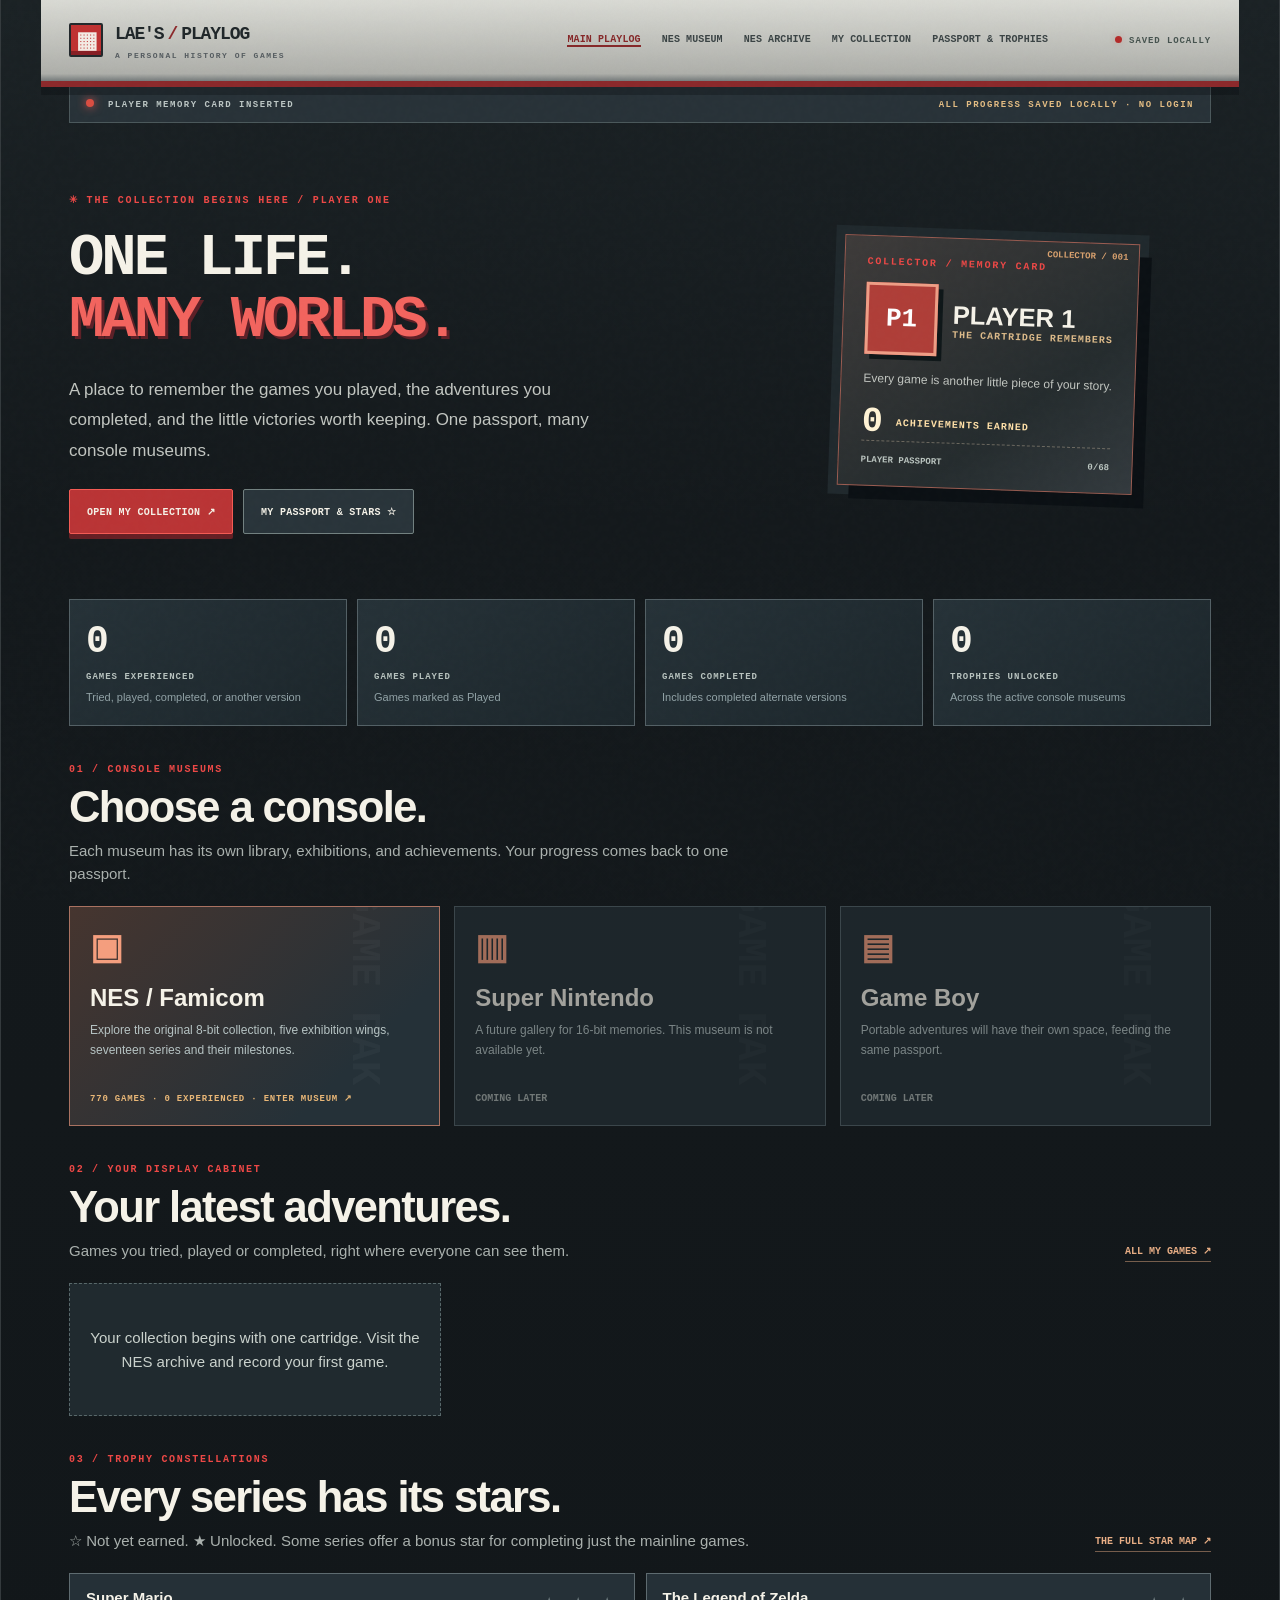
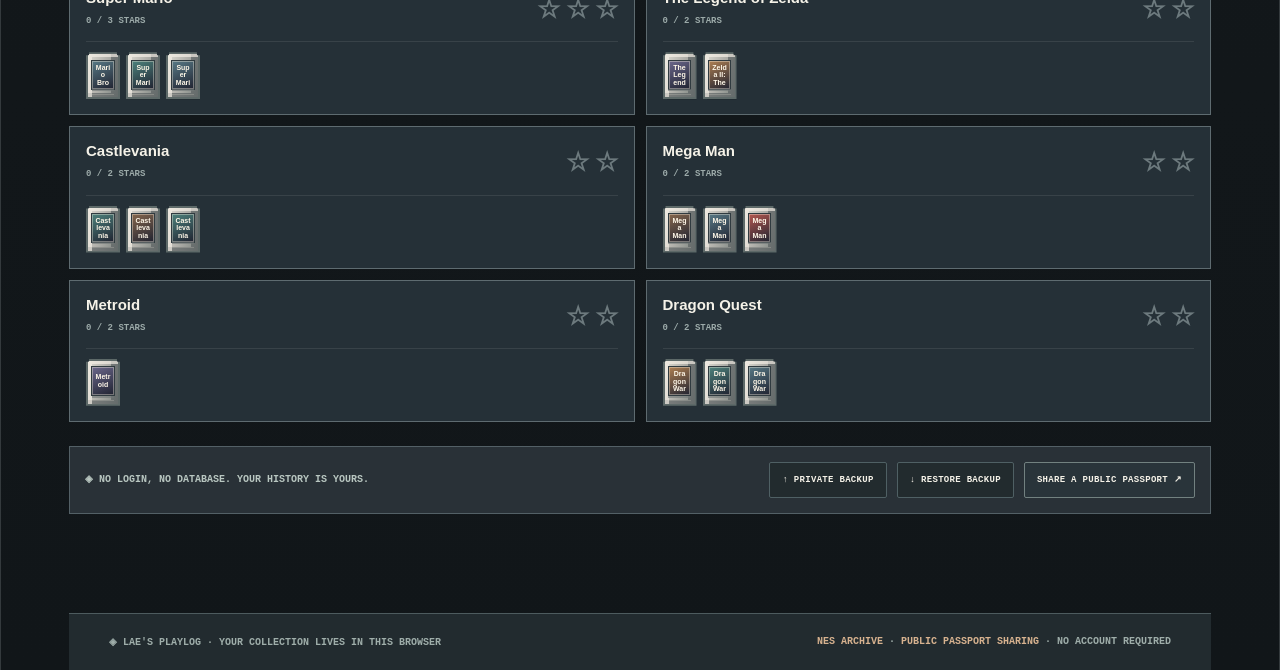
<file: index.html>
<!doctype html><html lang="en"><head><meta charset="utf-8"><meta name="viewport" content="width=device-width,initial-scale=1"><meta name="theme-color" content="#161d21"><meta name="description" content="Lae's Playlog, your personal game collection, museum, player passport and achievements. No account required."><link rel="icon" type="image/svg+xml" href="./favicon.svg"><link rel="manifest" href="./manifest.webmanifest"><link rel="stylesheet" href="./shared/shell.css?v=shell-1"><link rel="stylesheet" href="./global.css?v=shell-1"><link rel="stylesheet" href="./shared/cartridges.css"><title>Lae&#x27;s Playlog · Your Gaming History</title></head><body data-page="home"><div class="noise" aria-hidden="true"></div><div class="site"><header class="topbar">
    <a class="wordmark" href="./index.html" aria-label="Lae's Playlog home"><span class="logo-pixel">▦</span><span>LAE'S<span class="slash">/</span>PLAYLOG<small>A PERSONAL HISTORY OF GAMES</small></span></a>
    <nav class="mainnav" aria-label="Main navigation"><a data-nav="home" aria-current="page" href="./index.html">MAIN PLAYLOG</a><a data-nav="museum" href="./nes/index.html">NES MUSEUM</a><a data-nav="archive" href="./nes/archive.html">NES ARCHIVE</a><a data-nav="collection" href="./collection.html">MY COLLECTION</a><a data-nav="passport" href="./passport.html">PASSPORT &amp; TROPHIES</a></nav>
    <div class="top-actions"><span class="save-status"><span class="save-dot"></span>SAVED LOCALLY</span></div>
  </header><main><div class="microbar"><span><i class="led"></i> PLAYER MEMORY CARD INSERTED</span><span>ALL PROGRESS SAVED LOCALLY · NO LOGIN</span></div><section class="hero"><div><div class="eyebrow">✳ THE COLLECTION BEGINS HERE / PLAYER ONE</div><h1>ONE LIFE.<br><span>MANY WORLDS.</span></h1><p>A place to remember the games you played, the adventures you completed, and the little victories worth keeping. One passport, many console museums.</p><div class="hero-actions"><a class="btn red" href="./collection.html">OPEN MY COLLECTION ↗</a><a class="btn" href="./passport.html">MY PASSPORT &amp; STARS ☆</a></div></div>
<a class="passport-stage" href="./passport.html#profileEditor" aria-label="Open and edit your collector passport"><div class="eyebrow">COLLECTOR / MEMORY CARD</div><div class="stage-top"><div class="avatar" id="homeAvatar">P1</div><div><div class="stage-name" id="homeName">PLAYER 1</div><div class="stage-motto" id="homeMotto">THE CARTRIDGE REMEMBERS</div></div></div><div class="stage-sub" id="homeBio">Every game is another little piece of your story.</div><div class="stage-achievement-count"><strong id="homeAchievementCount">0</strong><span>ACHIEVEMENTS EARNED</span></div><div class="stage-bottom"><span>PLAYER PASSPORT</span><span id="homeTrophyFraction">0/68</span></div></a></section>
<div class="metrics" aria-label="All-console collection statistics"><div class="metric"><div class="value" id="homePlayed">0</div><div class="metric-label">GAMES EXPERIENCED</div><div class="metric-sub">Tried, played, completed, or another version</div></div><div class="metric"><div class="value" id="homeActualPlayed">0</div><div class="metric-label">GAMES PLAYED</div><div class="metric-sub">Games marked as Played</div></div><div class="metric"><div class="value" id="homeCompleted">0</div><div class="metric-label">GAMES COMPLETED</div><div class="metric-sub">Includes completed alternate versions</div></div><div class="metric"><div class="value" id="homeStars">0</div><div class="metric-label">TROPHIES UNLOCKED</div><div class="metric-sub">Across the active console museums</div></div></div>
<section aria-labelledby="consolesTitle"><div class="section-head"><div><div class="section-index">01 / CONSOLE MUSEUMS</div><h2 id="consolesTitle">Choose a console.</h2><p>Each museum has its own library, exhibitions, and achievements. Your progress comes back to one passport.</p></div></div><div class="console-grid"><a class="console-card active" href="./nes/index.html"><span class="console-icon">▣</span><span class="console-title">NES / Famicom</span><p>Explore the original 8-bit collection, five exhibition wings, seventeen series and their milestones.</p><span class="console-meta"><span id="nesGames">770</span> GAMES · <span id="nesExperienced">0</span> EXPERIENCED · ENTER MUSEUM ↗</span></a><div class="console-card future"><span class="console-icon">▥</span><span class="console-title">Super Nintendo</span><p>A future gallery for 16-bit memories. This museum is not available yet.</p><span class="coming">COMING LATER</span></div><div class="console-card future"><span class="console-icon">▤</span><span class="console-title">Game Boy</span><p>Portable adventures will have their own space, feeding the same passport.</p><span class="coming">COMING LATER</span></div></div></section>
<section aria-labelledby="recentTitle"><div class="section-head"><div><div class="section-index">02 / YOUR DISPLAY CABINET</div><h2 id="recentTitle">Your latest adventures.</h2><p>Games you tried, played or completed, right where everyone can see them.</p></div><a class="link" href="./collection.html">ALL MY GAMES ↗</a></div><div id="recentGames" class="shelf-grid"></div></section>
<section aria-labelledby="starsTitle"><div class="section-head"><div><div class="section-index">03 / TROPHY CONSTELLATIONS</div><h2 id="starsTitle">Every series has its stars.</h2><p>☆ Not yet earned. ★ Unlocked. Some series offer a bonus star for completing just the mainline games.</p></div><a class="link" href="./passport.html#series-stars">THE FULL STAR MAP ↗</a></div><div id="homeSeriesStars" class="series-grid"></div></section>
<section class="tool-strip" aria-label="Backups and sharing"><span class="helper">◈ NO LOGIN, NO DATABASE. YOUR HISTORY IS YOURS.</span><div class="inline-actions" style="margin:0"><button type="button" class="btn small subtle" data-backup>↑ PRIVATE BACKUP</button><button type="button" class="btn small subtle" data-private-import>↓ RESTORE BACKUP</button><a class="btn small" href="./passport.html#share">SHARE A PUBLIC PASSPORT ↗</a></div></section></main><footer class="footer"><span>◈ LAE'S PLAYLOG · YOUR COLLECTION LIVES IN THIS BROWSER</span><span><a href="./nes/archive.html">NES ARCHIVE</a> · <a href="./passport.html">PUBLIC PASSPORT SHARING</a> · NO ACCOUNT REQUIRED</span></footer><input type="file" id="privateBackupFile" accept=".json,application/json" hidden><div class="toast" id="toast" role="status" aria-live="polite"></div></div><script src="./shared/nes-data.js" defer></script><script src="./shared/cartridges.js" defer></script><script src="./hub.js?v=shell-1" defer></script></body></html>
</file>
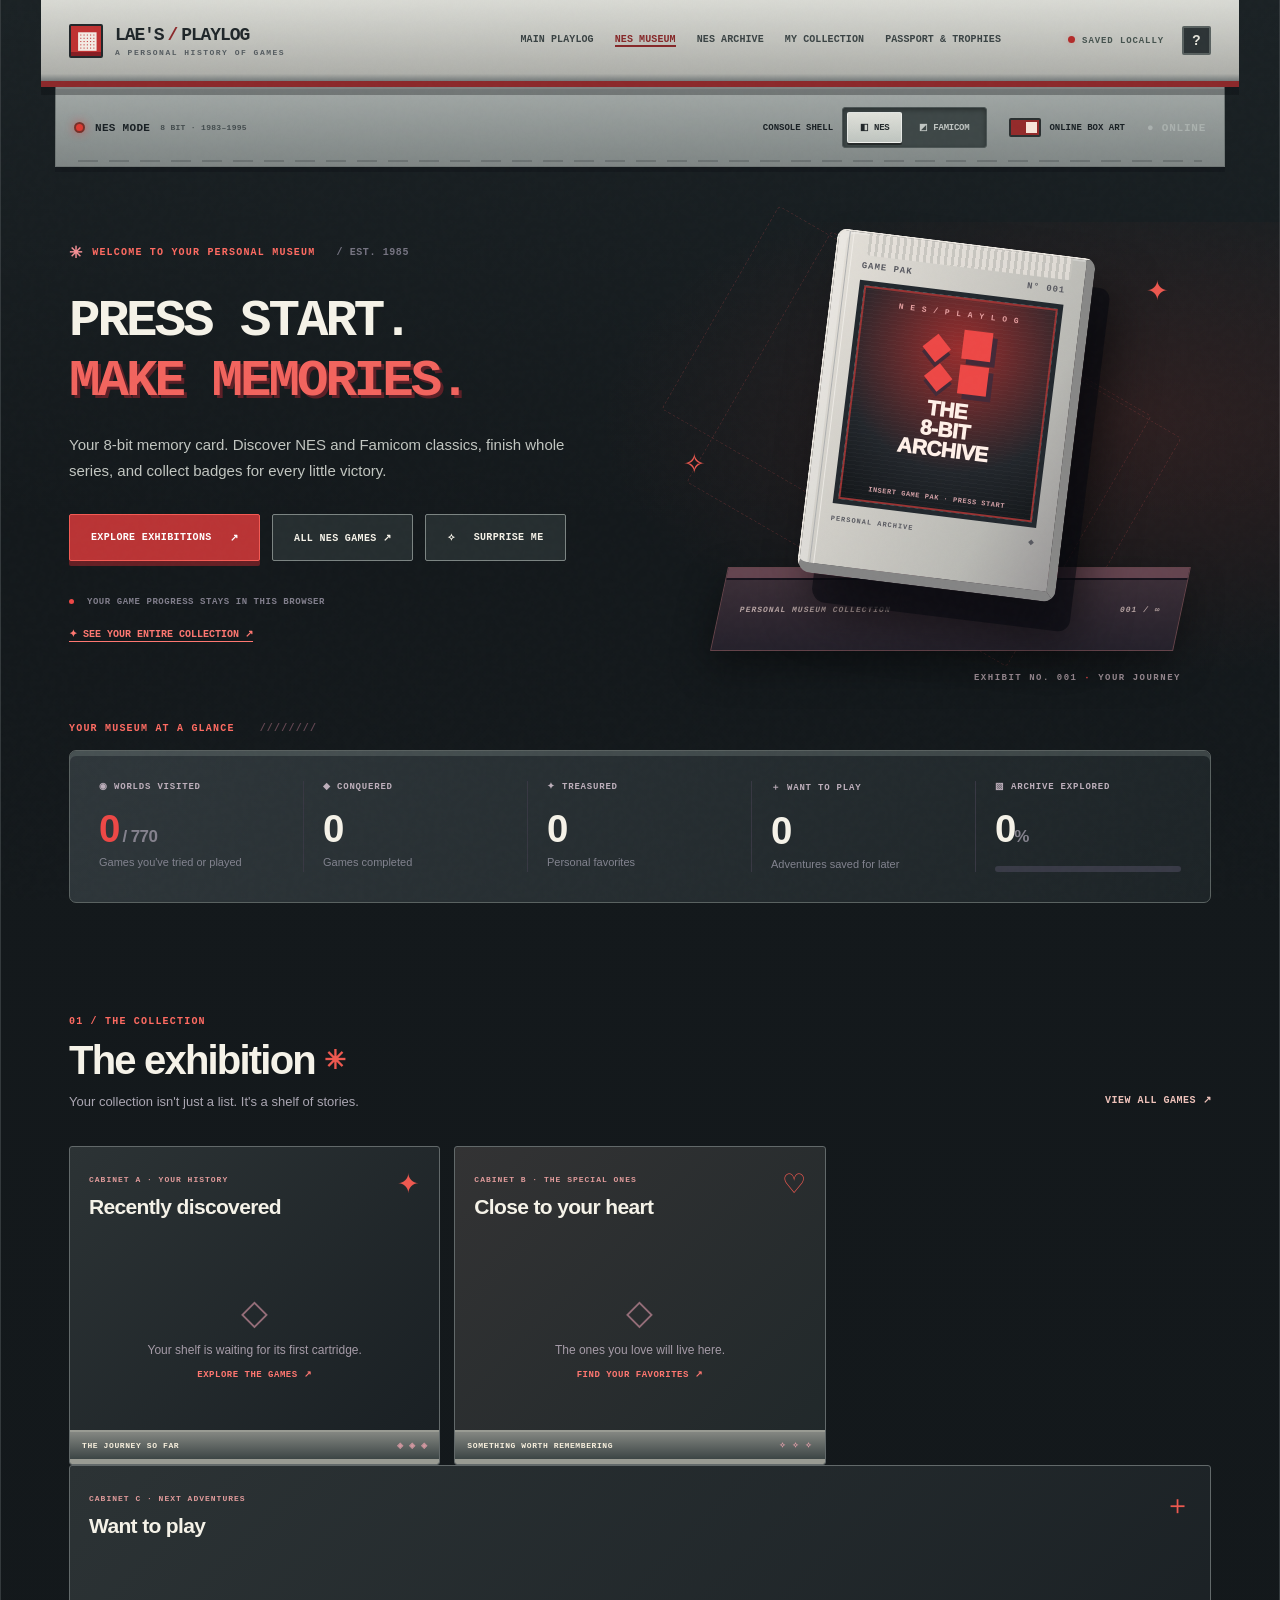
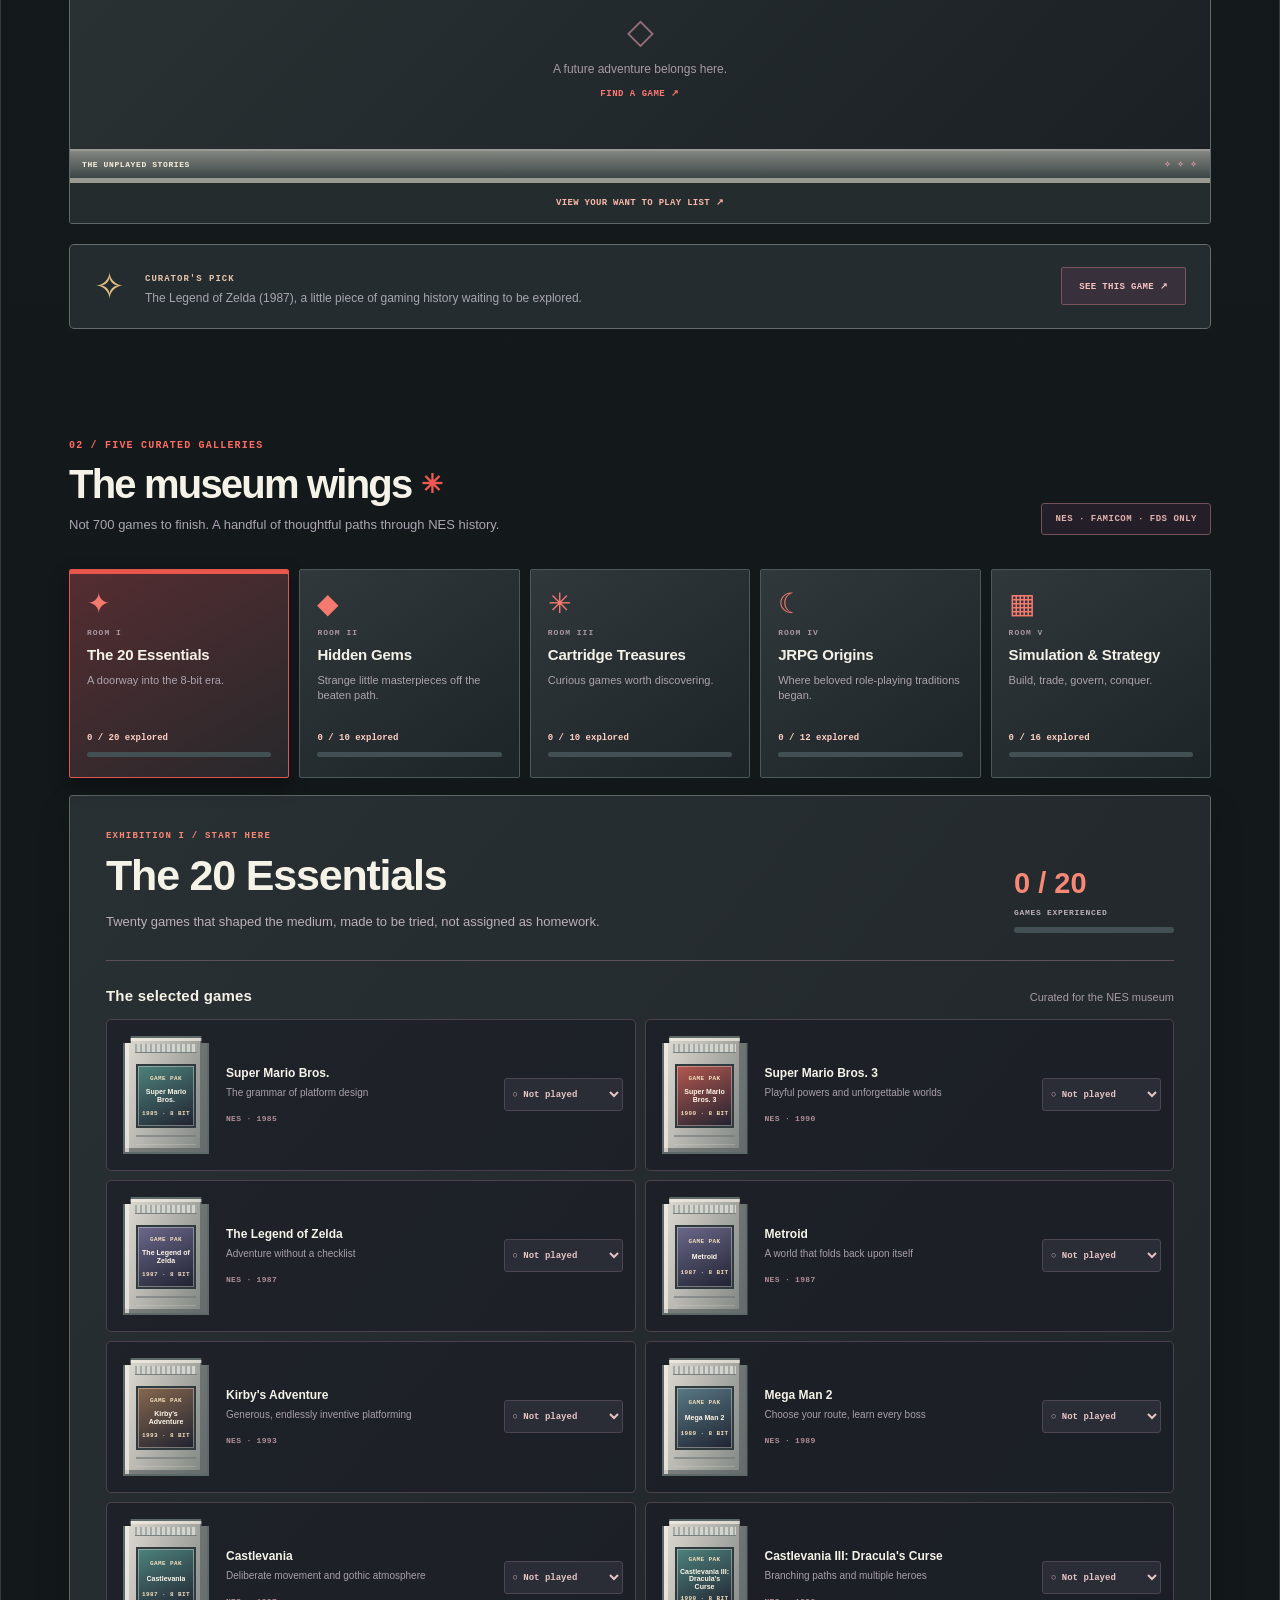
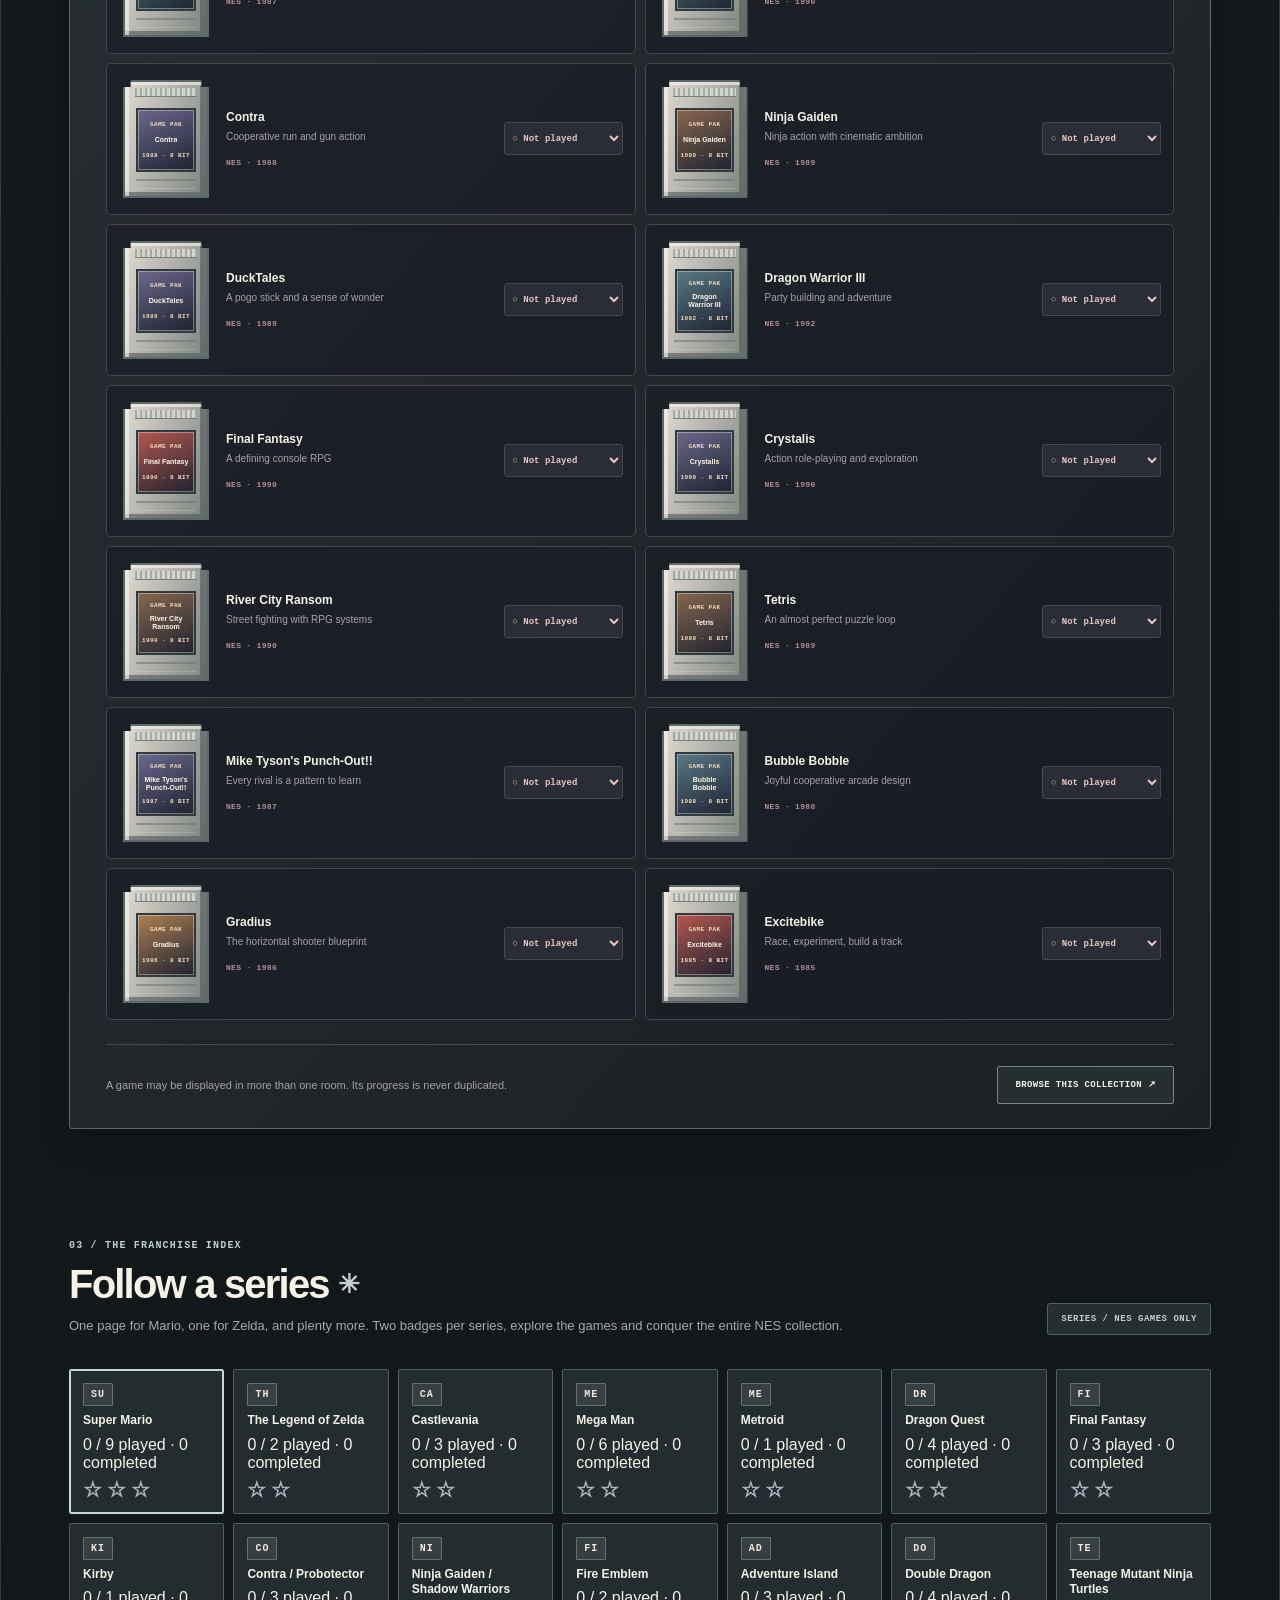
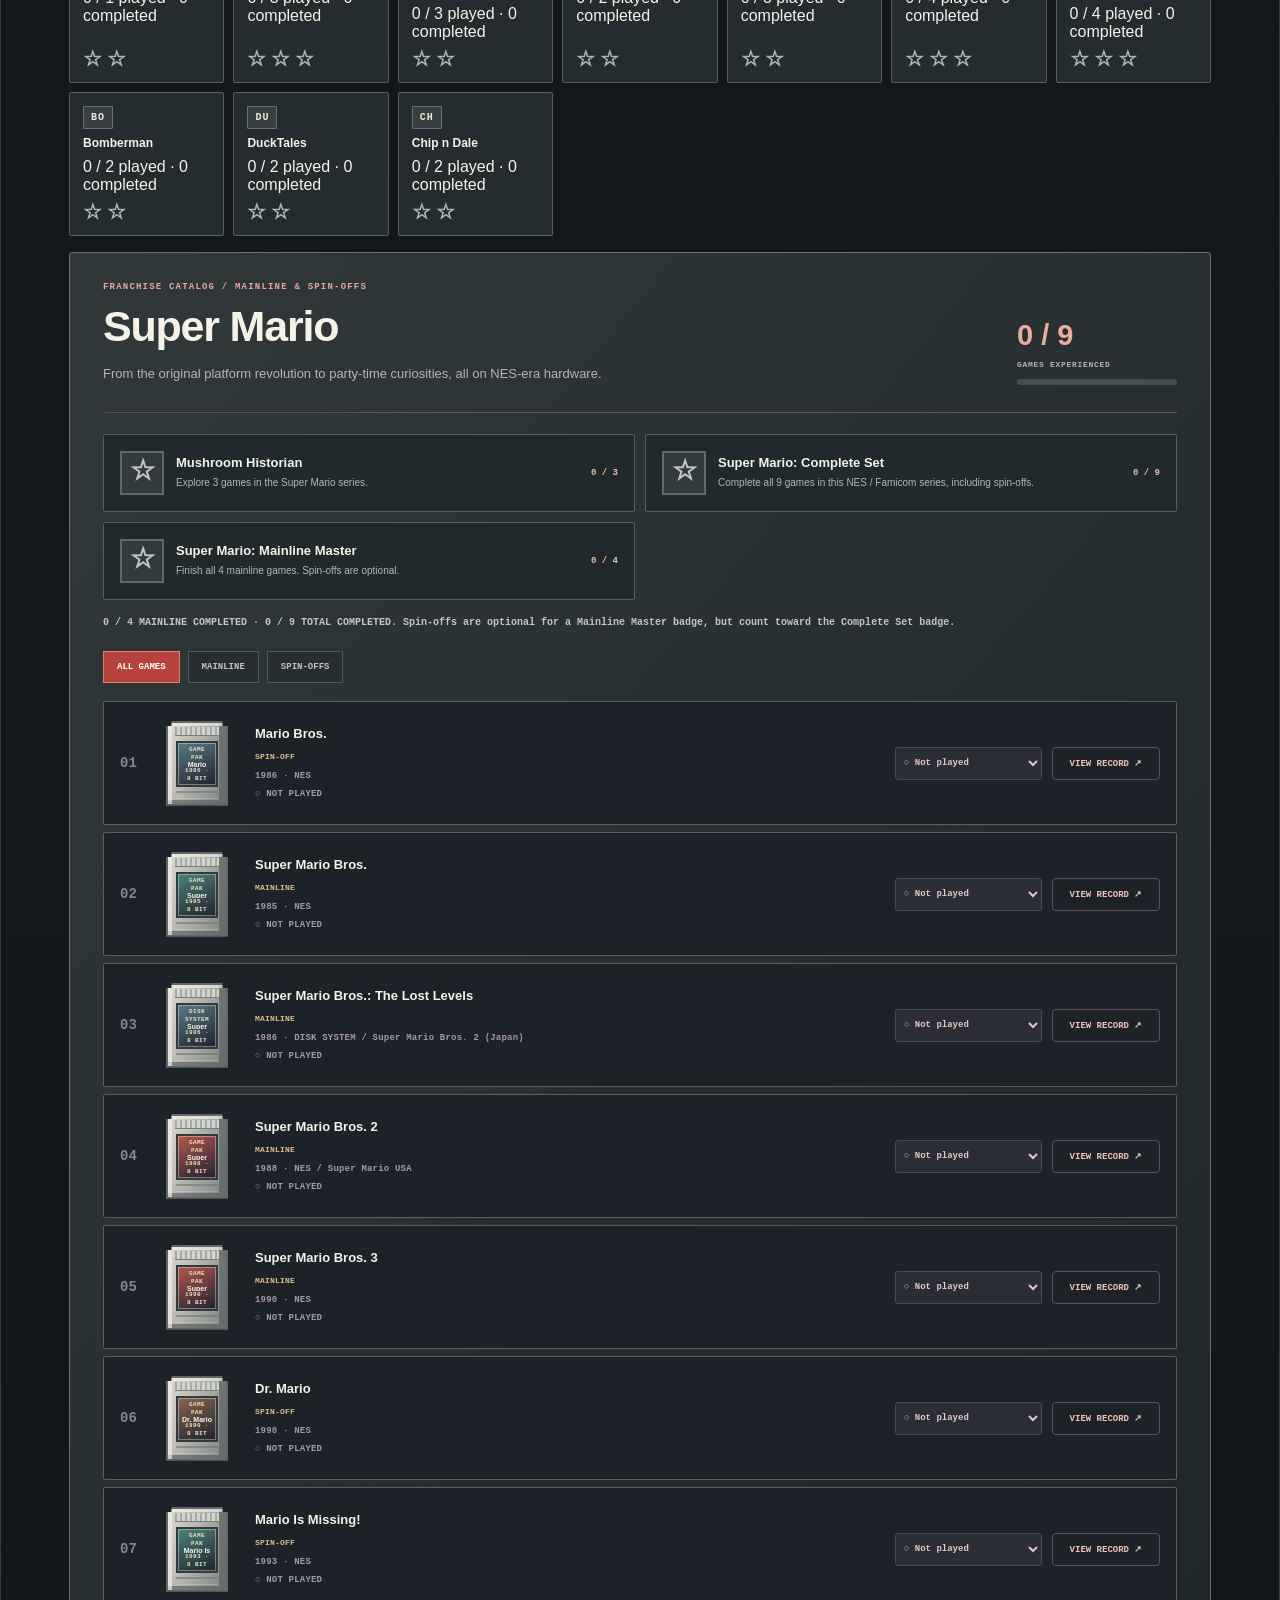
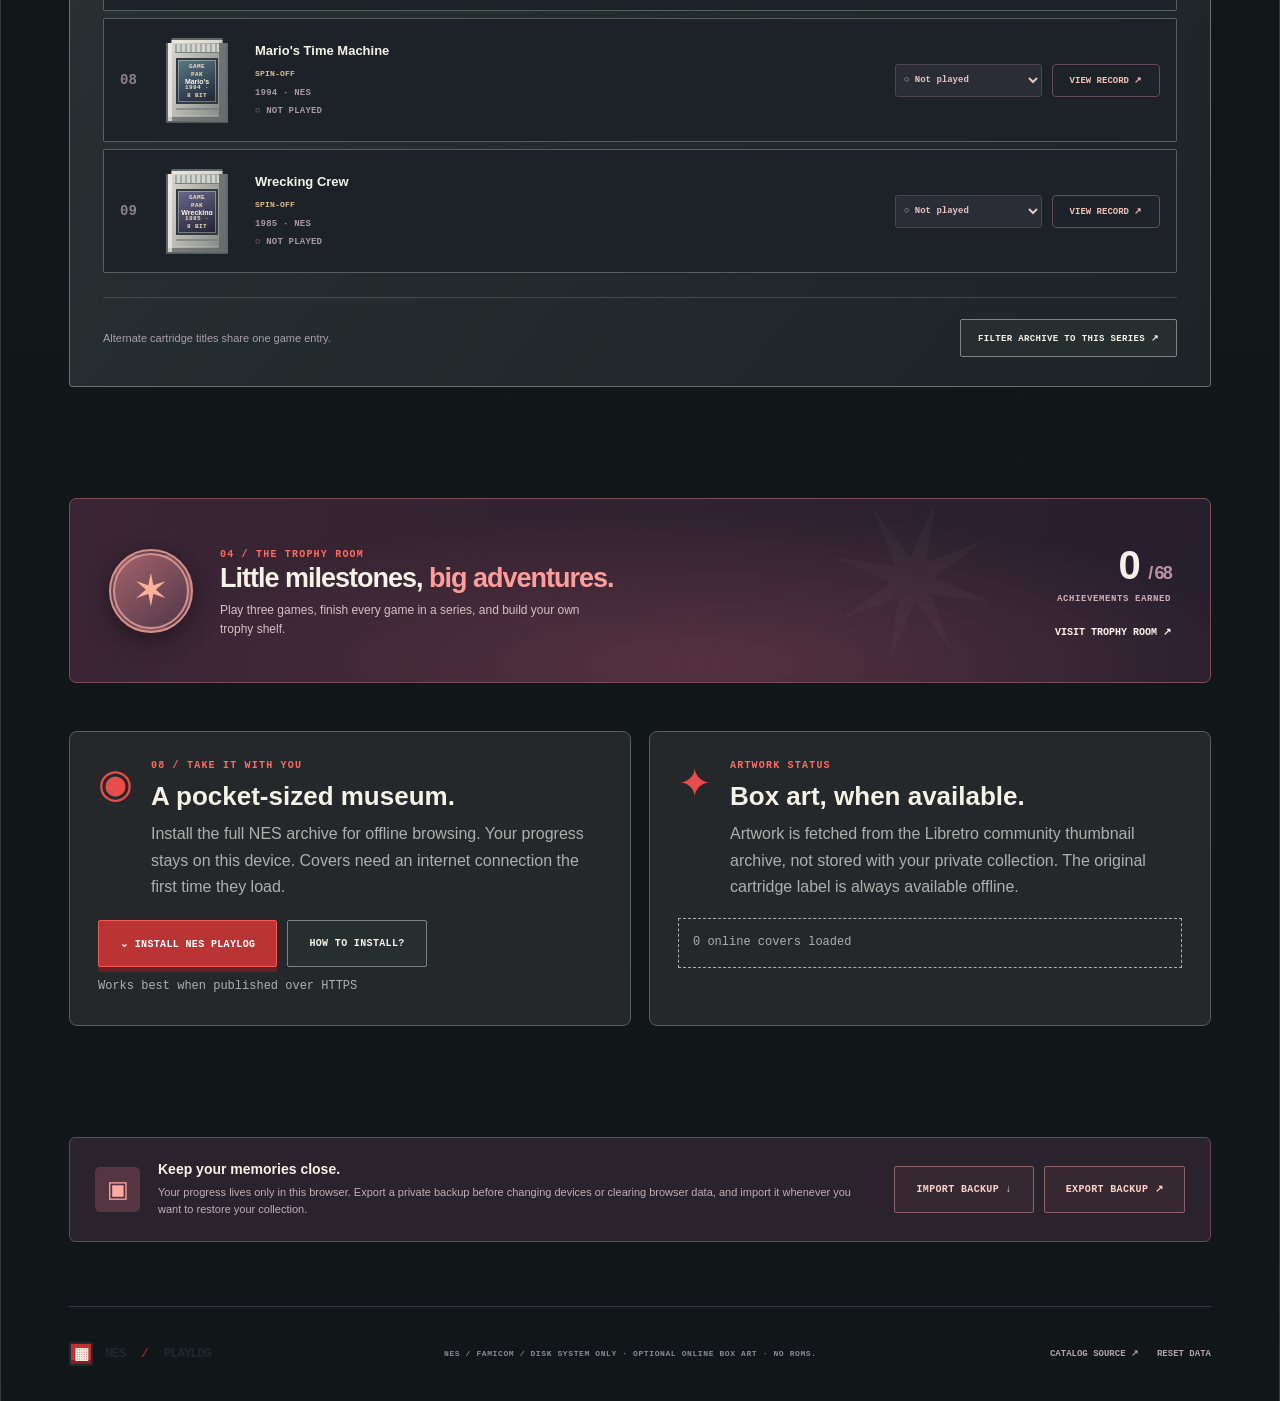
<file: nes/index.html>
<!doctype html>
<html lang="en">
<head>
<meta charset="utf-8">
<meta name="viewport" content="width=device-width, initial-scale=1">
<meta name="theme-color" content="#171a1b">
<meta name="description" content="NES Playlog, a personal 8-bit cartridge museum, game archive, and achievement collection.">
<title>Lae's Playlog · NES · Museum</title>

<link rel="icon" href="../favicon.svg" type="image/svg+xml"><link rel="stylesheet" href="../shared/shell.css?v=shell-1"><link rel="stylesheet" href="./styles.css?v=shell-1">
  <link rel="stylesheet" href="../shared/cartridges.css">

<meta name="apple-mobile-web-app-capable" content="yes">
<meta name="apple-mobile-web-app-status-bar-style" content="black-translucent">

</head>
<body data-page="museum">
<div class="noise" aria-hidden="true"></div>
<div class="site" id="top">
  <header class="topbar">
    <a class="wordmark" href="../index.html" aria-label="Lae's Playlog home"><span class="logo-pixel">▦</span><span>LAE'S<span class="slash">/</span>PLAYLOG<small>A PERSONAL HISTORY OF GAMES</small></span></a>
    <nav class="mainnav" aria-label="Main navigation"><a data-nav="home" href="../index.html">MAIN PLAYLOG</a><a data-nav="museum" aria-current="page" href="../nes/index.html">NES MUSEUM</a><a data-nav="archive" href="../nes/archive.html">NES ARCHIVE</a><a data-nav="collection" href="../collection.html">MY COLLECTION</a><a data-nav="passport" href="../passport.html">PASSPORT &amp; TROPHIES</a></nav>
    <div class="top-actions"><span class="save-status" id="saveStatus"><span class="save-dot"></span>SAVED LOCALLY</span><button type="button" class="top-help" id="aboutBtn" aria-label="About NES Playlog">?</button></div>
  </header>
  <div class="console-controls" aria-label="Appearance settings">
    <div class="console-identity"><span class="power-led" aria-hidden="true"></span><span id="consoleLabel">NES MODE</span><small>8 BIT · 1983–1995</small></div>
    <div class="control-cluster"><span class="control-caption">CONSOLE SHELL</span><div class="theme-switch" role="group" aria-label="Console appearance"><button type="button" class="theme-button active" data-theme-select="nes" aria-pressed="true">◧ NES</button><button type="button" class="theme-button" data-theme-select="famicom" aria-pressed="false">◩ FAMICOM</button></div></div>
    <label class="cover-toggle"><input type="checkbox" id="coverToggle" checked><span class="switch-track"></span><span>ONLINE BOX ART</span></label><span class="network-state" id="networkState" aria-live="polite">● ONLINE</span>
  </div>
  <main>
    <section id="museum" class="hero-section">
      <div class="hero-text">
        <div class="eyebrow"><span class="mini-star">✳</span> WELCOME TO YOUR PERSONAL MUSEUM <span class="muted-number">/ EST. 1985</span></div>
        <h1>PRESS START.<br><em>MAKE MEMORIES.</em></h1>
        <p>Your 8-bit memory card. Discover NES and Famicom classics, finish whole series, and collect badges for every little victory.</p>
        <div class="hero-buttons"><a href="./index.html#exhibitions" class="btn btn-primary">EXPLORE EXHIBITIONS <span>↗</span></a><button type="button" class="btn btn-outline" id="exploreBtn">ALL NES GAMES ↗</button><button type="button" class="btn btn-outline" id="randomBtn"><span class="dice">✧</span> SURPRISE ME</button></div>
        <div class="hero-note"><span class="dot"></span> YOUR GAME PROGRESS STAYS IN THIS BROWSER</div><a class="hero-collection-link" href="../collection.html">✦ SEE YOUR ENTIRE COLLECTION ↗</a>
      </div>
      <div class="hero-stage" aria-hidden="true">
        <div class="stage-orbit orbit-a"></div><div class="stage-orbit orbit-b"></div>
        <span class="stage-spark s1">✦</span><span class="stage-spark s2">✧</span><span class="stage-spark s3">✳</span>
        <div class="stage-plinth"><div class="plinth-top"></div><div class="plinth-front">PERSONAL MUSEUM COLLECTION <span>001 / ∞</span></div></div>
        <div class="hero-cartridge"><div class="cart-ridge"></div><div class="cart-head"><span>GAME PAK</span><span>N° 001</span></div><div class="cart-label"><div class="cart-label-top">N E S  /  P L A Y L O G</div><div class="hero-pixel-mark"><b></b><b></b><b></b><b></b></div><strong>THE<br>8-BIT<br>ARCHIVE</strong><small>INSERT GAME PAK · PRESS START</small></div><div class="cart-foot">PERSONAL ARCHIVE <span>◆</span></div></div>
        <div class="stage-caption">EXHIBIT NO. 001 <span>·</span> YOUR JOURNEY</div>
      </div>
    </section>
    <section class="dashboard" aria-labelledby="dashboard-title"><div class="section-overline" id="dashboard-title">YOUR MUSEUM AT A GLANCE <span>////////</span></div>
      <div class="stat-grid">
        <div class="stat-block"><div class="stat-caption">◉ WORLDS VISITED</div><div class="stat-big" id="statPlayed">0<small> / 770</small></div><div class="stat-foot">Games you've tried or played</div></div>
        <div class="stat-block"><div class="stat-caption">◆ CONQUERED</div><div class="stat-big" id="statFinished">0</div><div class="stat-foot">Games completed</div></div>
        <div class="stat-block"><div class="stat-caption">✦ TREASURED</div><div class="stat-big" id="statFavs">0</div><div class="stat-foot">Personal favorites</div></div>
        <div class="stat-block"><div class="stat-caption">＋ WANT TO PLAY</div><div class="stat-big" id="statWant">0</div><div class="stat-foot">Adventures saved for later</div></div><div class="stat-block"><div class="stat-caption">▧ ARCHIVE EXPLORED</div><div class="stat-big" id="statPercent">0<small>%</small></div><div class="stat-meter" role="progressbar" aria-label="Collection explored" aria-valuemin="0" aria-valuemax="100" aria-valuenow="0" id="statProgress"><span id="statFill"></span></div></div>
      </div>
    </section>
    <section class="exhibits" aria-labelledby="exhibit-title">
      <div class="section-head"><div><div class="section-kicker">01 / THE COLLECTION</div><h2 id="exhibit-title">The exhibition <span class="heading-flower">✳</span></h2><p>Your collection isn't just a list. It's a shelf of stories.</p></div><a class="text-link" href="./archive.html">VIEW ALL GAMES <span>↗</span></a></div>
      <div class="exhibit-panels">
        <article class="exhibit-panel recently"><div class="panel-top"><div><span class="eyebrow-tag">CABINET A · YOUR HISTORY</span><h3>Recently discovered</h3></div><span class="panel-symbol">✦</span></div><div id="recentShelf" class="shelf-cards"></div><div class="shelf-edge">THE JOURNEY SO FAR <span>◈ ◈ ◈</span></div></article>
        <article class="exhibit-panel favorites"><div class="panel-top"><div><span class="eyebrow-tag">CABINET B · THE SPECIAL ONES</span><h3>Close to your heart</h3></div><span class="panel-symbol">♡</span></div><div id="favoriteShelf" class="shelf-cards"></div><div class="shelf-edge">SOMETHING WORTH REMEMBERING <span>✧ ✧ ✧</span></div></article>
      </div>
      <article class="exhibit-panel wishlist"><div class="panel-top"><div><span class="eyebrow-tag">CABINET C · NEXT ADVENTURES</span><h3>Want to play</h3></div><span class="panel-symbol">＋</span></div><div id="wantShelf" class="shelf-cards"></div><div class="shelf-edge">THE UNPLAYED STORIES <span>✧ ✧ ✧</span></div><button type="button" class="wishlist-view-all" id="wantShelfLink">VIEW YOUR WANT TO PLAY LIST ↗</button></article>
      <div class="curator-strip"><span class="curator-icon">✧</span><div><strong>CURATOR'S PICK</strong><p id="curatorText">A little adventure is waiting for you in the archive.</p></div><button class="btn btn-small" id="curatorBtn" type="button">SEE THIS GAME ↗</button></div>
    </section>
    <section id="exhibitions" class="curated-exhibitions" aria-labelledby="exhibitions-title">
  <div class="section-head"><div><div class="section-kicker">02 / FIVE CURATED GALLERIES</div><h2 id="exhibitions-title">The museum wings <span class="heading-flower">✳</span></h2><p>Not 700 games to finish. A handful of thoughtful paths through NES history.</p></div><span class="museum-count-tag">NES · FAMICOM · FDS ONLY</span></div>
  <div class="room-nav" id="roomNav" aria-label="Choose an exhibition"></div>
  <div id="roomDetail" class="room-detail" aria-live="polite"></div>
</section>
<section id="series" class="series-section" aria-labelledby="series-title">
  <div class="section-head"><div><div class="section-kicker">03 / THE FRANCHISE INDEX</div><h2 id="series-title">Follow a series <span class="heading-flower">✳</span></h2><p>One page for Mario, one for Zelda, and plenty more. Two badges per series, explore the games and conquer the entire NES collection.</p></div><span class="museum-count-tag">SERIES / NES GAMES ONLY</span></div>
  <div class="series-nav" id="seriesNav" aria-label="Choose a series"></div>
  <div class="series-detail" id="seriesDetail" aria-live="polite"></div>
</section>
<section class="milestone-banner"><div class="banner-badge">✶</div><div><span class="section-kicker">04 / THE TROPHY ROOM</span><h2>Little milestones, <em>big adventures.</em></h2><p>Play three games, finish every game in a series, and build your own trophy shelf.</p></div><div class="banner-right"><strong id="badgeCountHero">0 <span>/ 68</span></strong><span>ACHIEVEMENTS EARNED</span><a href="../passport.html#achievements">VISIT TROPHY ROOM ↗</a></div></section>
    <section id="archive" class="archive" aria-labelledby="archive-title"><div class="section-head"><div><div class="section-kicker">05 / THE NES + FAMICOM ARCHIVE</div><h2 id="archive-title">The game archive <span class="heading-flower">✳</span></h2><p><span id="catalogCount">770</span> unique game entries on file. A growing NES and Famicom collection, with alternate cartridge titles linked together. More games are still being added.</p></div><div class="archive-head-actions"><button type="button" class="text-link as-button" id="importBtn">↓ IMPORT</button><button type="button" class="text-link as-button" id="exportBtn">↑ BACK UP ↗</button><button type="button" class="btn btn-primary btn-small" id="addBtn">＋ ADD GAME</button></div></div>
      <div class="archive-console"><div class="console-top"><span>SEARCH THE CATALOG</span><span>SELECT YOUR VIEW <span class="tiny-arrow">→</span></span></div>
        <div class="search-row"><label class="search-field"><span>⌕</span><input id="searchInput" type="search" placeholder="Try: Capcom platformer, Zelda, tactics..." autocomplete="off" aria-label="Search games"><kbd>/</kbd></label><div class="view-switch" aria-label="Archive layout"><button type="button" class="view-button active" data-view="grid" aria-label="Cartridge grid view" aria-pressed="true">▦ <span>GRID</span></button><button type="button" class="view-button" data-view="list" aria-label="List view" aria-pressed="false">☷ <span>LIST</span></button></div></div>
        <div class="filter-row"><label>STATUS<select id="statusFilter"><option value="all">All statuses</option><option value="unplayed">Not played</option><option value="tried">Tried</option><option value="played">Played</option><option value="finished">Completed</option><option value="favorites">Favorites only</option><option value="want">Want to Play only</option><option value="other-played">Played another version</option><option value="other-finished">Finished another version</option></select></label><label>YEAR<select id="yearFilter"><option value="all">Every year</option></select></label><label>SORT BY<select id="sortSelect"><option value="alpha">Title, A to Z</option><option value="recent">Recently updated</option><option value="oldest">Release, oldest</option><option value="newest">Release, newest</option><option value="status">Completion status</option><option value="want">Want to Play first</option></select></label></div>
        <div class="filter-row advanced-filter-row"><label>EXHIBITION<select id="exhibitionFilter"><option value="all">All collections</option></select></label><label>SERIES<select id="seriesFilter"><option value="all">Every series</option></select></label><label>GENRE<select id="genreFilter"><option value="all">All genres</option></select></label><label>GAMEPLAY TAG<select id="tagFilter"><option value="all">All tags</option></select></label><label>SERIES ROLE<select id="roleFilter"><option value="all">Any series role</option><option value="Mainline">Mainline</option><option value="Spin-off">Spin-off</option><option value="independent">Not in a series</option></select></label><label>DEVELOPER<select id="developerFilter"><option value="all">All developers</option></select></label><label>PUBLISHER<select id="publisherFilter"><option value="all">All publishers</option></select></label><span class="filter-hint">Combine filters to discover games by creator, genre, gameplay systems, series, or progress. Some archive metadata is still being researched.</span></div>
      </div>
      <div class="archive-result"><span id="resultCount">SHOWING 0 OF 770 ARTIFACTS</span><button type="button" class="clear-filters" id="clearFiltersBtn">CLEAR FILTERS ×</button></div>
      <div id="gameGrid" class="archive-grid" aria-live="off"></div>
      <div id="emptyArchive" class="empty-archive hidden"><div>✧</div><h3>Nothing on this shelf.</h3><p>Try another search, or add your own game to the museum.</p><button type="button" class="btn btn-outline" id="clearEmptyBtn">CLEAR FILTERS</button></div>
      <div class="load-more"><button type="button" class="btn btn-outline hidden" id="moreBtn">SHOW MORE CARTRIDGES ↓</button></div>
    </section>

<section id="collection" class="collection-page" aria-labelledby="collectionTitle">
 <div class="collection-intro"><div class="section-kicker">YOUR PERSONAL MUSEUM / THE GAME SHELF</div><h1 id="collectionTitle">Every game <em>you've touched.</em></h1><p>A shelf for everything you've tried, played, completed, or saved for another day. Your collection should never be hidden behind an archive filter.</p><div class="collection-count-grid" id="collectionCounts" aria-label="Game completion statistics"></div></div>
 <div class="collection-toolbar"><div class="collection-tabs" id="collectionTabs" role="group" aria-label="View games by progress"><button data-collection-filter="all" type="button" class="active">ALL PLAYED</button><button data-collection-filter="tried" type="button">TRIED</button><button data-collection-filter="played" type="button">PLAYED</button><button data-collection-filter="finished" type="button">COMPLETED</button><button data-collection-filter="other" type="button">OTHER VERSIONS</button><button data-collection-filter="want" type="button">WANT TO PLAY</button><button data-collection-filter="favorite" type="button">FAVORITES</button></div><label class="collection-search-label">⌕ FIND IN MY COLLECTION<input type="search" id="collectionSearch" autocomplete="off" placeholder="Search my games"></label></div>
 <div id="collectionResultText" class="collection-result-text"></div><div id="collectionGrid" class="collection-grid"></div><div id="collectionEmpty" class="collection-empty" hidden><span>◇</span><h3>Nothing on this shelf yet.</h3><p>Find a game in the archive, record your progress, and it'll appear here.</p><a class="btn btn-outline" href="./archive.html">BROWSE THE ARCHIVE ↗</a></div>
</section>
<section id="collectionProfilePreview" class="collection-profile-preview" aria-label="Your collection preview"><div class="section-head"><div><div class="section-kicker">01 / YOUR DISPLAY CABINET</div><h2>Your collection comes first <span class="heading-flower">✳</span></h2><p>Every cartridge you've tried, played, or completed is part of your story.</p></div><a class="btn btn-outline btn-small" href="../collection.html">SEE THE WHOLE SHELF ↗</a></div><div id="profileCollectionStats" class="collection-count-grid"></div><div id="profileCollectionCards" class="profile-collection-cards"></div></section>
    <section id="achievements" class="achievements" aria-labelledby="achievements-title"><div class="section-head"><div><div class="section-kicker">06 / THE TROPHY ROOM</div><h2 id="achievements-title">The achievement cabinet <span class="heading-flower">✳</span></h2><p>The little victories that make your journey yours. Once earned, a badge stays yours.</p></div><div class="achievement-summary"><strong id="achievementTotal">0 / 68</strong><span>BADGES UNLOCKED</span></div></div><div class="achievement-tabs" role="group" aria-label="Filter trophies"><button type="button" class="achievement-tab active" data-achievement-filter="all" aria-pressed="true">ALL TROPHIES</button><button type="button" class="achievement-tab" data-achievement-filter="general" aria-pressed="false">MUSEUM MILESTONES</button><button type="button" class="achievement-tab" data-achievement-filter="series" aria-pressed="false">SERIES BADGES</button></div><div id="achievementGrid" class="achievement-grid"></div></section>
    <section id="passport" class="passport-section" aria-labelledby="passportTitle">
 <div class="section-head"><div><div class="section-kicker">07 / YOUR LOCAL COLLECTION</div><h2 id="passportTitle">The player passport <span class="heading-flower">✳</span></h2><p>Your personal collector card, saved privately in this browser. No account, no sign-in, no cloud service.</p></div><button class="btn btn-outline btn-small" id="passportEdit" type="button">EDIT MY PASSPORT ↗</button><button class="btn btn-primary btn-small" id="shareCardBtn" type="button">▧ EXPORT PNG CARD</button></div>
 <div class="passport-card" id="passportPublicCard"><div class="passport-identity"><div class="passport-avatar" id="passportAvatar">P1</div><div><span class="passport-kicker" id="passportMotto">NES / FAMICOM ARCHIVIST</span><h3 id="passportName">PLAYER 1</h3><p id="passportBioText">Your NES journey begins here.</p><div id="passportStats" class="passport-stat">0 PLAYED</div></div></div><div class="passport-display"><h4>FAVORITES ON DISPLAY</h4><div id="passportFavorites" class="passport-favorites"></div><h4>PINNED TROPHIES</h4><div id="passportBadges" class="passport-badges"></div><p class="passport-disclaimer">LOCAL ONLY · NO LOGIN · NOTHING SHARED AUTOMATICALLY</p></div></div>
 <div class="online-roadmap"><span>ACCOUNT-FREE MUSEUM</span><p>Everyone can explore instantly, with their own private browser collection. Publish on GitHub Pages for free. To move progress to another device, export and import a JSON backup.</p><a href="https://docs.github.com/en/pages/getting-started-with-github-pages/creating-a-github-pages-site" target="_blank" rel="noopener noreferrer">PUBLISHING GUIDE ↗</a></div>
<div class="passport-share-kit"><div><span class="section-kicker">SHARE YOUR MUSEUM · NO ACCOUNT REQUIRED</span><h3>Let a friend visit your collection.</h3><p>Export a public passport file. It includes your display name, game statuses, and unlocked trophies, but <strong>never includes your private notes or personal completion goals</strong>. Your friend can open it as a visitor without importing or overwriting their own collection.</p></div><div class="passport-share-actions"><button class="btn btn-primary btn-small" id="exportGuestBtn" type="button">↑ EXPORT PUBLIC PASSPORT (.JSON)</button><button class="btn btn-outline btn-small" id="openGuestBtn" type="button">↓ OPEN FRIEND'S PASSPORT</button></div></div><div id="visitorPanel" class="visitor-panel hidden" aria-live="polite"><div class="visitor-panel-heading"><div><div class="section-kicker">VISITOR VIEW / READ ONLY</div><h3 id="visitorName">FRIEND'S MUSEUM</h3><p id="visitorBio"></p></div><button type="button" class="btn btn-outline btn-small" id="closeGuestBtn">CLOSE FRIEND'S PASSPORT ×</button></div><div class="visitor-stats" id="visitorStats"></div><div class="visitor-galleries"><div><h4>THEIR GAMES</h4><div class="collection-tabs" id="visitorTabs" role="group" aria-label="Friend game categories"><button type="button" data-visitor-filter="all" class="active">ALL</button><button type="button" data-visitor-filter="played">PLAYED</button><button type="button" data-visitor-filter="finished">COMPLETED</button></div><div id="visitorGames" class="visitor-games"></div></div><div><h4>THEIR UNLOCKED TROPHIES</h4><div id="visitorTrophies" class="visitor-trophies"></div></div></div><p class="visitor-safety">This is a separate read-only view. Nothing from this file is added to or substituted for your own museum.</p></div>
</section>
<section class="museum-tools" aria-labelledby="museum-tools-title"><div class="tool-panel"><div class="tool-heading"><span>◉</span><div><div class="section-kicker">08 / TAKE IT WITH YOU</div><h2 id="museum-tools-title">A pocket-sized museum.</h2><p>Install the full NES archive for offline browsing. Your progress stays on this device. Covers need an internet connection the first time they load.</p></div></div><div class="tool-actions"><button type="button" class="btn btn-primary" id="installBtn">⌄ INSTALL NES PLAYLOG</button><button type="button" class="btn btn-outline" id="helpInstallBtn">HOW TO INSTALL?</button><span class="install-state" id="installState" role="status">Works best when published over HTTPS</span></div></div><div class="tool-panel"><div class="tool-heading"><span>✦</span><div><div class="section-kicker">ARTWORK STATUS</div><h2>Box art, when available.</h2><p>Artwork is fetched from the Libretro community thumbnail archive, not stored with your private collection. The original cartridge label is always available offline.</p></div></div><p class="art-status" id="artStatus" aria-live="polite">Artwork requests are optional.</p></div></section>
<section class="backup-ribbon"><div class="backup-glyph">▣</div><div><strong>Keep your memories close.</strong><p>Your progress lives only in this browser. Export a private backup before changing devices or clearing browser data, and import it whenever you want to restore your collection.</p></div><div class="backup-actions"><button type="button" class="btn btn-outline" id="bannerImportBtn">IMPORT BACKUP ↓</button><button type="button" class="btn btn-outline" id="bannerExportBtn">EXPORT BACKUP ↗</button></div></section>
  </main>
  <footer><a class="wordmark footer-mark" href="./index.html"><span class="logo-pixel">▦</span> NES<span class="slash">/</span>PLAYLOG</a><span>NES / FAMICOM / DISK SYSTEM ONLY · OPTIONAL ONLINE BOX ART · NO ROMS.</span><div><a href="https://github.com/vNakamura/8bitnintendo-science" target="_blank" rel="noopener noreferrer">CATALOG SOURCE ↗</a><button type="button" id="resetBtn">RESET DATA</button></div></footer>
</div>
<input type="file" id="importFile" accept=".json,application/json" hidden><input type="file" id="visitorFile" accept=".json,application/json" hidden>
<dialog id="gameDialog" class="modal game-modal"><div class="modal-panel"><button type="button" class="modal-close" data-close="gameDialog" aria-label="Close game details">×</button><div class="modal-kicker">FROM THE COLLECTION <span> / GAME RECORD</span></div><div class="detail-head"><div id="detailCartridge" class="detail-cart-wrap"></div><div class="detail-title-group"><span id="detailRegion" class="region-pill">NES</span><h2 id="detailTitle">Game title</h2><div id="detailYear" class="detail-year">1987 · NES</div><div class="detail-id">ARCHIVE RECORD / <span id="detailCode">001</span></div></div></div><div class="detail-tags" id="detailTags"></div><div id="detailCredits" class="detail-credits" aria-label="Developer and publisher"></div><div class="detail-aliases" id="detailAliases"></div><div class="detail-availability" id="detailAvailability"></div><div class="prototype-warning hidden" id="detailPrototype">ARCHIVE PROTOTYPE · An unfinished NES build, not a commercially released cartridge. This is NOT the SNES version.</div>
  <form id="gameForm"><div class="completion-rule" id="completionRule" aria-live="polite"></div><div class="detail-fields"><label>YOUR PROGRESS<select id="detailStatus"><option value="unplayed">○ Not played</option><option value="tried">◌ Tried it</option><option value="played">◉ Played it</option><option value="finished">Completed</option></select></label><label>LAST PLAYED <small>OPTIONAL</small><input id="detailDate" type="date"></label></div><section class="other-version-panel" aria-label="Other editions and remakes"><div class="other-version-heading">◈ ANOTHER VERSION</div><p>Played a remake, remaster or port elsewhere? Record it here without marking the NES or Famicom original as played. Only original-console progress unlocks NES and series completion achievements.</p><div class="detail-fields"><label class="other-version-check"><span class="inline-choice"><input id="detailOtherVersion" type="checkbox"> Played another version</span></label><label>PROGRESS IN OTHER VERSION<select id="detailOtherVersionStatus"><option value="played">◉ Played another version</option><option value="finished">◆ Completed another version</option></select></label><label>WHICH VERSION? <small>OPTIONAL</small><input id="detailOtherVersionName" type="text" maxlength="120" placeholder="e.g. Final Fantasy III on Nintendo DS"></label></div></section><div class="detail-rating"><span>YOUR RATING</span><div id="ratingStars" class="rating-stars" role="group" aria-label="Game rating"><button type="button" data-rate="1" aria-label="Rate 1 out of 5">☆</button><button type="button" data-rate="2" aria-label="Rate 2 out of 5">☆</button><button type="button" data-rate="3" aria-label="Rate 3 out of 5">☆</button><button type="button" data-rate="4" aria-label="Rate 4 out of 5">☆</button><button type="button" data-rate="5" aria-label="Rate 5 out of 5">☆</button><button type="button" class="rating-clear" id="clearRating" aria-label="Clear rating">CLEAR</button></div></div><label class="notes-label" for="detailGoal">PERSONAL COMPLETION GOAL <small>OPTIONAL, ESPECIALLY FOR ARCADE / SIMULATION</small></label><input class="personal-goal" id="detailGoal" type="text" maxlength="180" placeholder="e.g. reach level 20, win a tournament, build a thriving city"><label class="notes-label" for="detailNote">MEMORY CARD <small>YOUR NOTES</small></label><textarea id="detailNote" rows="4" maxlength="1000" placeholder="How did this game make you feel? What do you remember?"></textarea><div class="detail-actions"><button id="detailWant" class="btn btn-outline" type="button" aria-pressed="false">＋ WANT TO PLAY</button><button id="detailFavorite" class="btn btn-favorite" type="button" aria-pressed="false">☆ ADD TO FAVORITES</button><button class="btn btn-primary" type="submit">SAVE MEMORY ↗</button></div><button type="button" id="removeGameBtn" class="remove-game hidden">REMOVE CUSTOM ENTRY</button></form></div></dialog>
<dialog id="addDialog" class="modal"><form id="addForm" class="modal-panel"><button type="button" class="modal-close" data-close="addDialog" aria-label="Close add game">×</button><div class="modal-kicker">ANOTHER WORLD TO EXPLORE</div><h2>Add a cartridge</h2><p>NES, Famicom or Famicom Disk System titles only. No SNES, Game Boy or other console games. Known alternate cartridge titles are linked automatically.</p><label class="field-label" for="addTitle">GAME TITLE<input id="addTitle" type="text" maxlength="120" required placeholder="e.g. Mother"></label><div class="detail-fields"><label>RELEASE YEAR <small>OPTIONAL</small><input id="addYear" type="number" min="1983" max="2100" placeholder="1989"></label><label>CARTRIDGE / FORMAT<select id="addRegion"><option value="OTHER">NES cartridge</option><option value="JP">Famicom cartridge</option><option value="FDS">Famicom Disk System</option><option value="HOME">NES / Famicom homebrew</option><option value="PROTO">Unreleased NES prototype</option></select></label></div><div class="detail-fields extra-data-fields"><label>DEVELOPER <small>OPTIONAL</small><input id="addDeveloper" type="text" maxlength="120" placeholder="Studio or credited developer"></label><label>PUBLISHER <small>OPTIONAL</small><input id="addPublisher" type="text" maxlength="120" placeholder="Publisher"></label></div><div class="detail-fields extra-data-fields"><label>GENRES <small>COMMA SEPARATED</small><input id="addGenres" type="text" maxlength="300" placeholder="Strategy, Simulation"></label><label>GAMEPLAY TAGS <small>COMMA SEPARATED</small><input id="addTags" type="text" maxlength="300" placeholder="Tactics, Turn-based"></label></div><div class="detail-actions"><button type="button" class="btn btn-outline" data-close="addDialog">CANCEL</button><button type="submit" class="btn btn-primary">ADD TO ARCHIVE ↗</button></div></form></dialog>
<dialog id="passportDialog" class="modal"><form id="passportForm" class="modal-panel"><button type="button" class="modal-close" data-close="passportDialog" aria-label="Close">×</button><div class="modal-kicker">PLAYER PASSPORT</div><h2>Your local identity</h2><p>Choose your collector identity, display color, favorite cartridges and pinned badges. Everything stays in your browser until you choose to export a public passport.</p><label class="field-label" for="passportAlias">PLAYER NAME<input id="passportAlias" type="text" maxlength="32" placeholder="PLAYER 1"></label><label class="field-label" for="passportBio">SHORT BIO<textarea id="passportBio" rows="3" maxlength="180" placeholder="What do you love about NES games?"></textarea></label><div class="passport-editor-grid"><label class="field-label">AVATAR SYMBOL<select id="passportAvatarInput"><option value="P1">P1</option><option value="✦">✦</option><option value="★">★</option><option value="◆">◆</option><option value="☾">☾</option><option value="♡">♡</option><option value="♟">♟</option></select></label><label class="field-label">PASSPORT COLOR<select id="passportAccentInput"><option value="red">NES RED</option><option value="gold">FAMICOM GOLD</option><option value="teal">TEAL</option><option value="purple">PURPLE</option><option value="blue">BLUE</option></select></label></div><label class="field-label">YOUR COLLECTOR MOTTO<input id="passportMottoInput" type="text" maxlength="60" placeholder="e.g. The cartridge remembers"></label><div class="passport-editor-grid"><label class="field-label">FEATURED GAME 1<select id="passportFeatured1"></select></label><label class="field-label">FEATURED GAME 2<select id="passportFeatured2"></select></label><label class="field-label">FEATURED GAME 3<select id="passportFeatured3"></select></label></div><label class="field-label">PIN YOUR FAVORITE ACHIEVEMENT<select id="passportPinnedAchievement"></select></label><div class="detail-actions"><button type="button" class="btn btn-outline" data-close="passportDialog">CANCEL</button><button type="submit" class="btn btn-primary">SAVE PASSPORT ↗</button></div></form></dialog>
<dialog id="aboutDialog" class="modal"><div class="modal-panel"><button type="button" class="modal-close" data-close="aboutDialog" aria-label="Close about">×</button><div class="modal-kicker">YOUR MUSEUM, YOUR RULES</div><h2>About NES Playlog</h2><p>Your checkmarks, ratings, favorites, dates, notes, and achievement badges are stored in this browser using <strong>localStorage</strong>. Game progress is not sent to a server. When online box art is enabled, your browser requests cover thumbnails from a third-party community archive.</p><p>The archive includes a growing set of NES, Famicom and Disk System game records, including a clearly marked unreleased NES prototype. This is an expanding and carefully checked selection, not yet the complete worldwide catalog. Famicom Disk System belongs to the Famicom family, not the SNES.</p><p>Alternate cartridge titles like <strong>Contra / Probotector</strong> share one game record and one play status. <strong>Super Mario Bros.: The Lost Levels</strong> remains separate from <strong>Super Mario Bros. 2</strong>, since they are different games.</p><p>Two appearance themes are available: <strong>NES</strong> in grey, charcoal and red, and <strong>Famicom</strong> in ivory and burgundy. Artwork is optional, loaded from an external thumbnail catalog where available and shown with a built-in fallback when unavailable or offline. Box art remains copyright of its respective owners.</p><p>Opening the standalone file and visiting an online version use different storage. Player passports are private to each browser, and no login or cloud sync is required. Games can have multiple genre and gameplay tags, and creator metadata is still growing. Export a backup here and import it on the new site. Clearing browser data can erase your progress.</p><p>Your previous v1, v2, v3, v4 and v5 NES Playlog saves and backups are supported. Using a new domain or standalone file needs export and import. If you added an alternate cartridge title as a separate custom game, known aliases are consolidated while preserving the strongest progress and notes.</p><button type="button" class="btn btn-primary" id="aboutExportBtn">BACK UP MY MUSEUM ↗</button></div></dialog>
<div id="toast" class="toast" role="status" aria-live="polite"></div>
<script src="../shared/nes-data.js" defer></script>
<script src="../shared/cartridges.js" defer></script>
<script src="./app.js?v=series-2" defer></script>
</body>
</html>
</file>
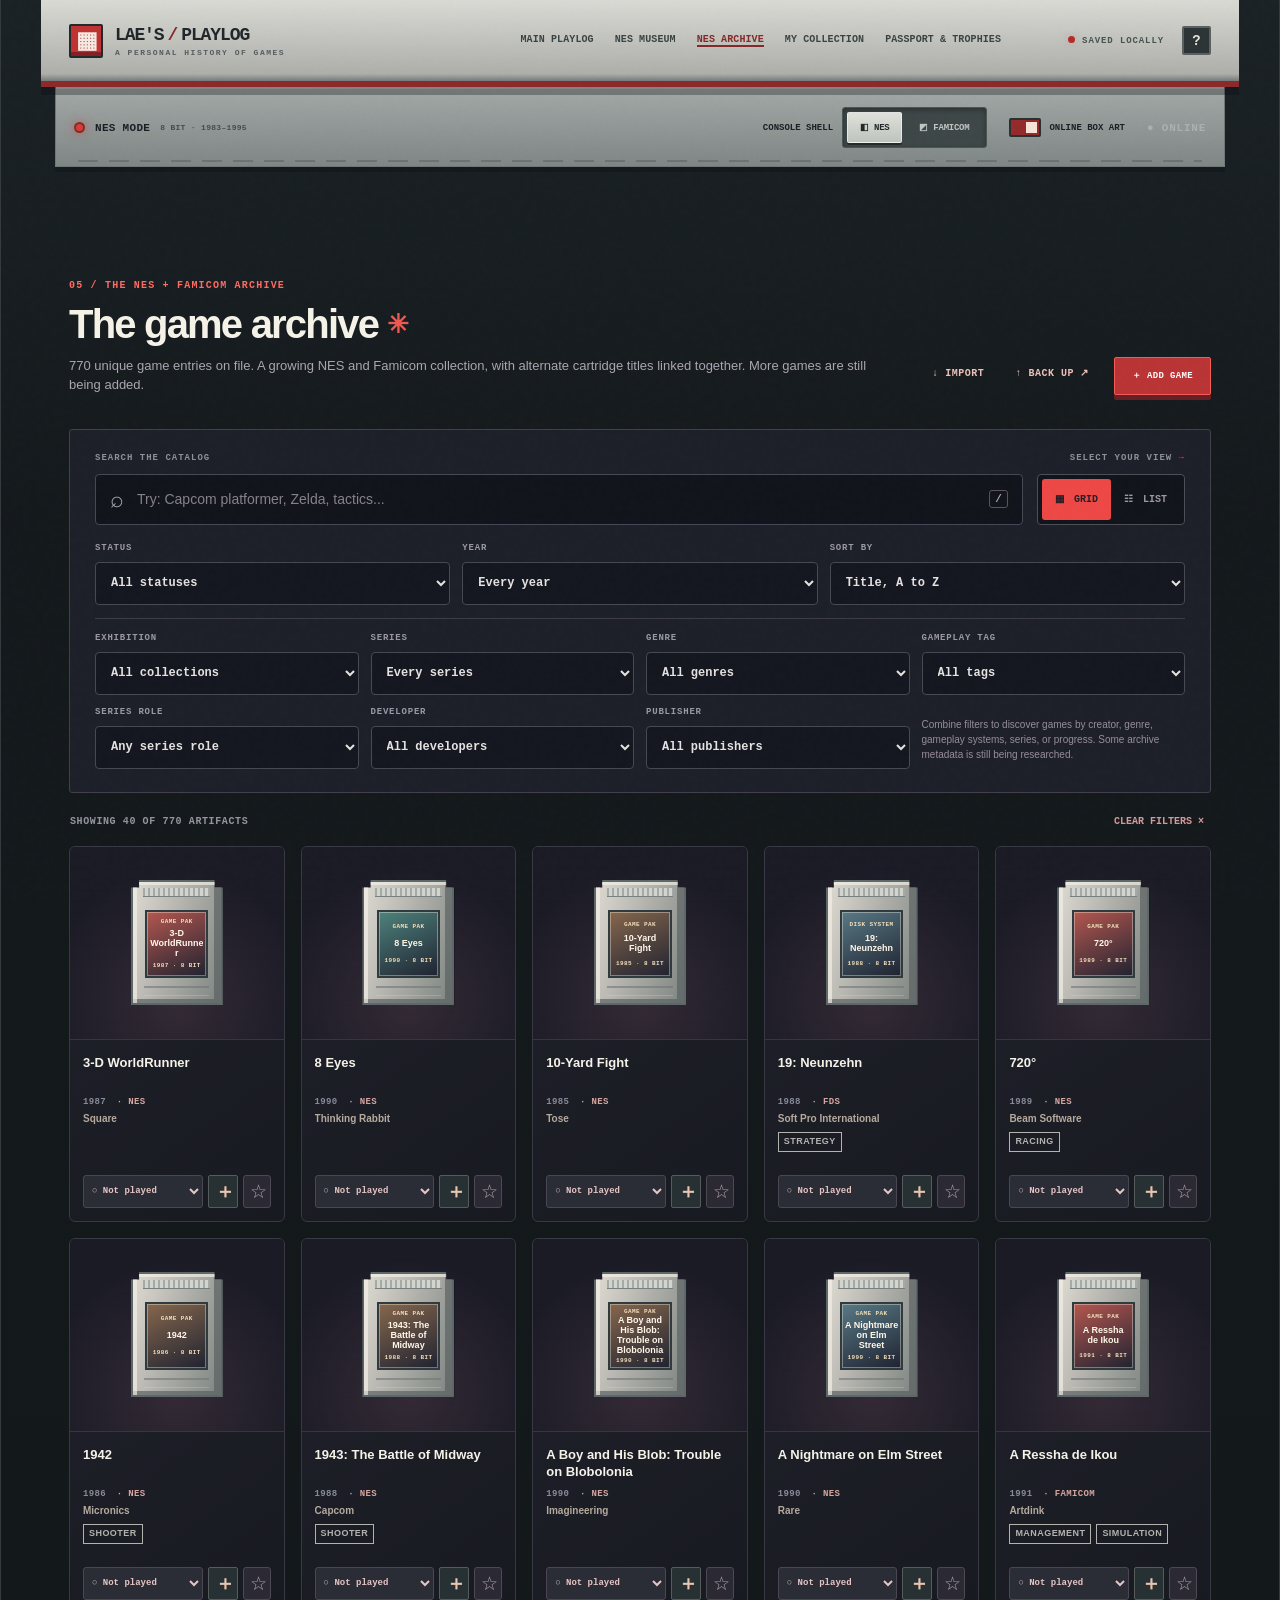
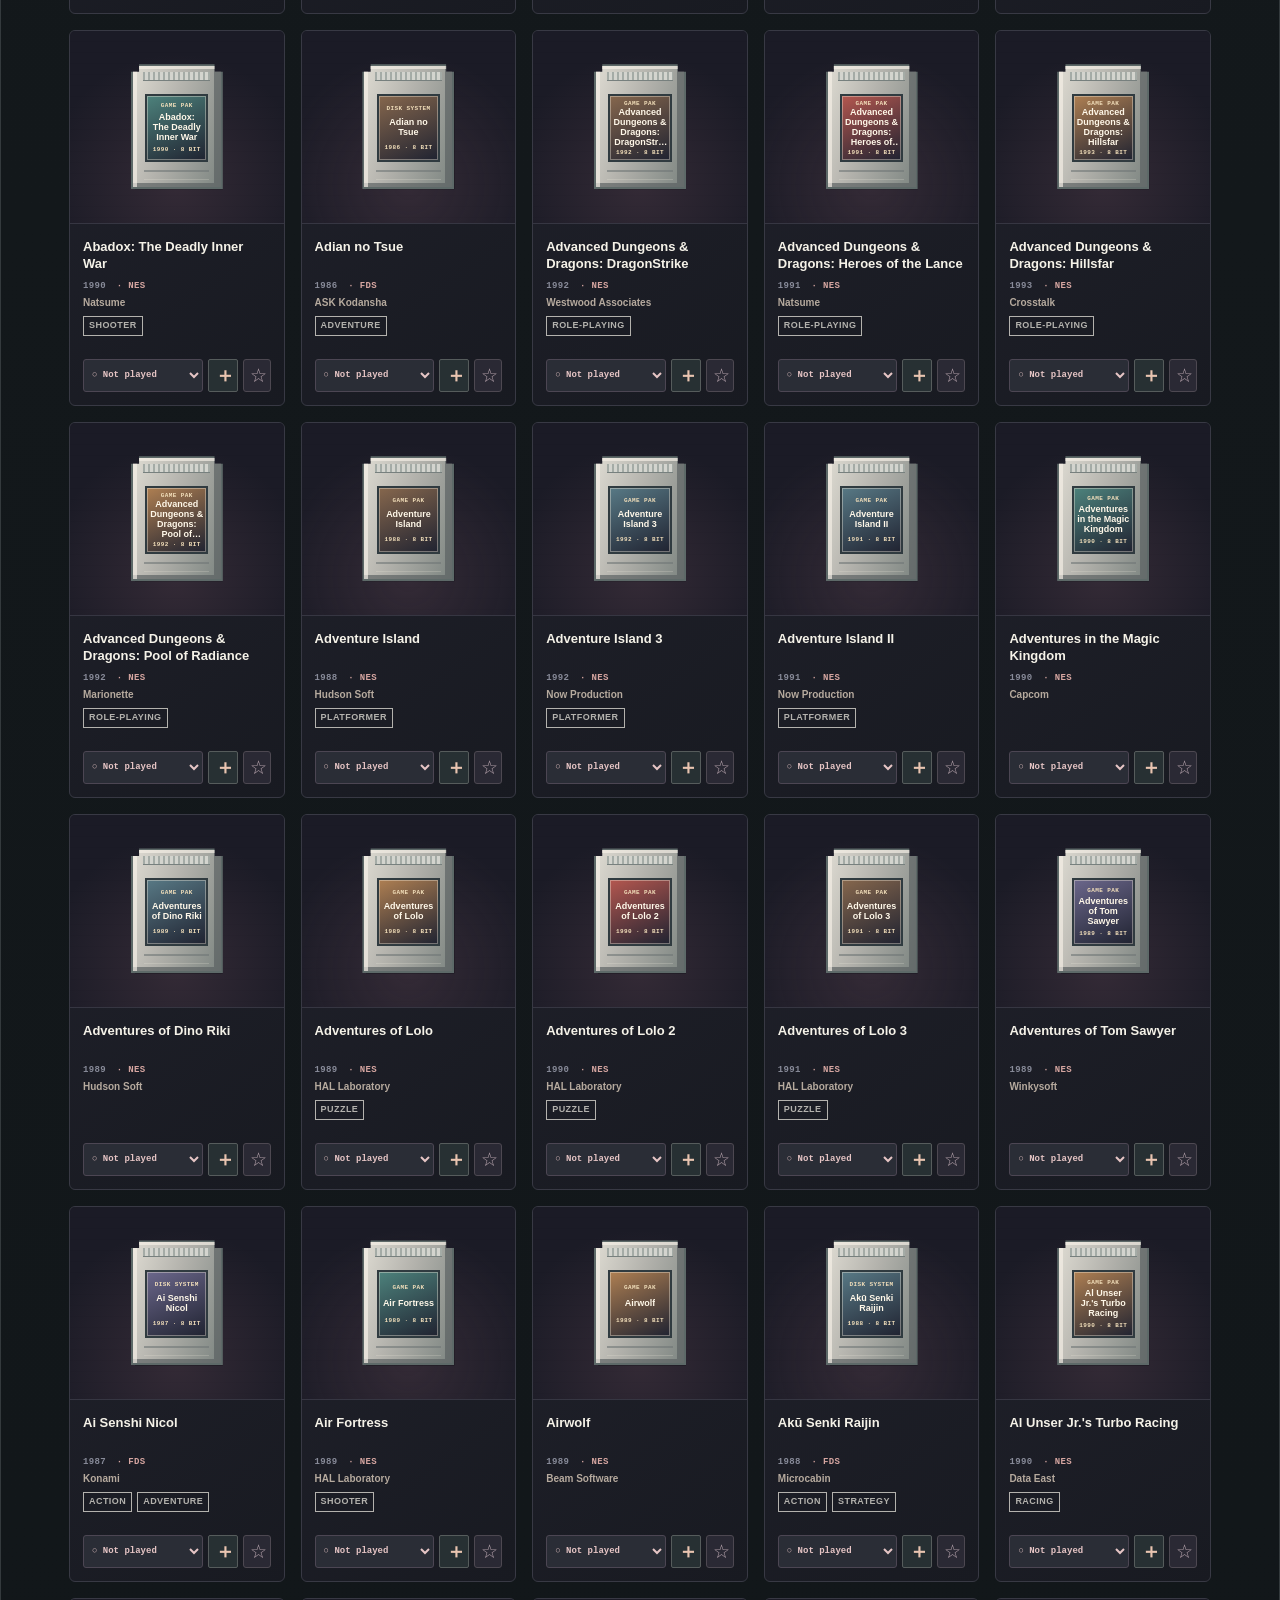
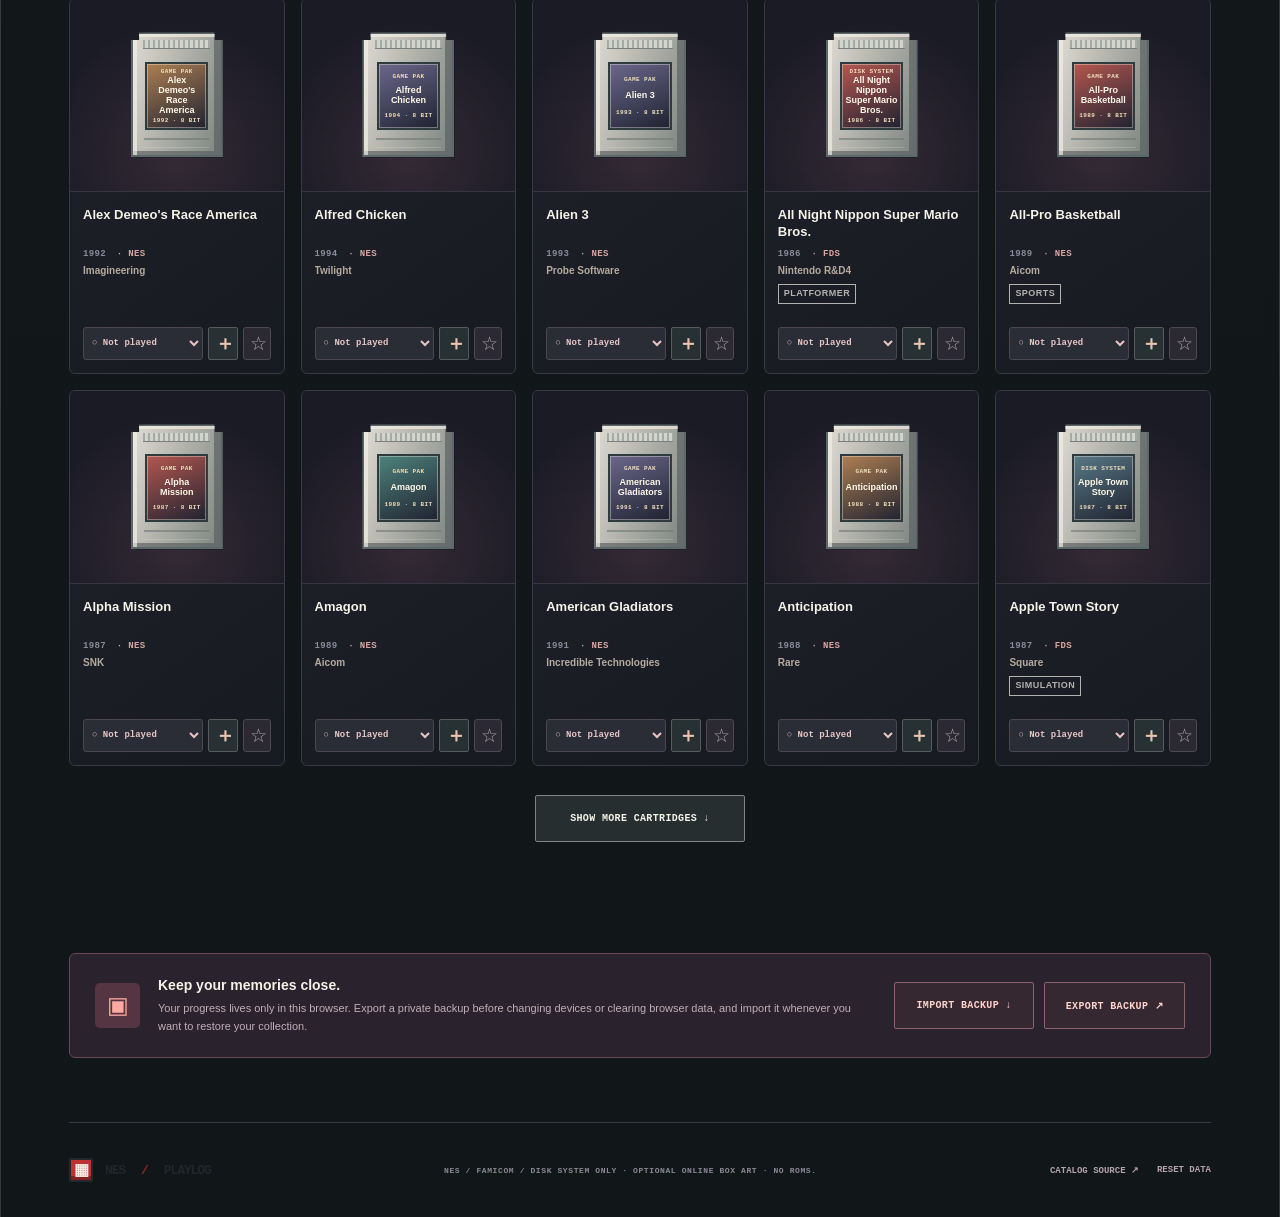
<file: archive.html>
<!doctype html><html lang="en"><meta charset="utf-8"><meta name="robots" content="noindex"><title>NES Archive moved</title><script>location.replace('./nes/archive.html'+location.search+location.hash)</script><p>The NES archive has moved. <a href="./nes/archive.html">Open the NES archive</a>.</p></html>
</file>
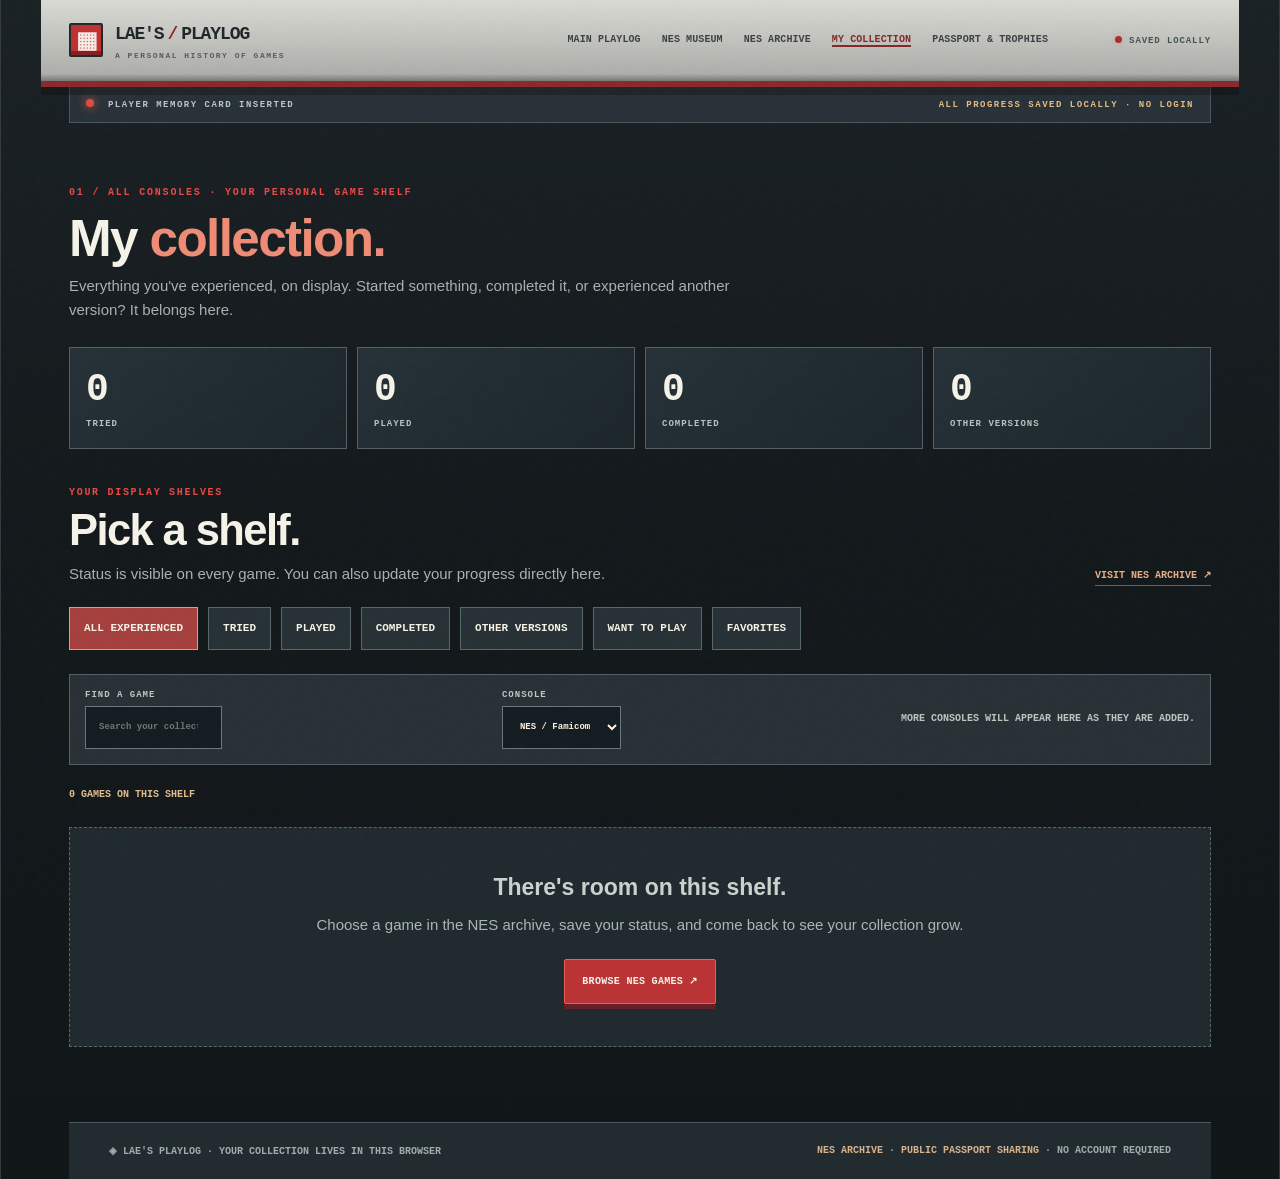
<file: collection.html>
<!doctype html><html lang="en"><head><meta charset="utf-8"><meta name="viewport" content="width=device-width,initial-scale=1"><meta name="theme-color" content="#161d21"><meta name="description" content="Lae's Playlog, your personal game collection, museum, player passport and achievements. No account required."><link rel="icon" type="image/svg+xml" href="./favicon.svg"><link rel="manifest" href="./manifest.webmanifest"><link rel="stylesheet" href="./shared/shell.css?v=shell-1"><link rel="stylesheet" href="./global.css?v=shell-1"><link rel="stylesheet" href="./shared/cartridges.css"><title>Lae&#x27;s Playlog · My Collection</title></head><body data-page="collection"><div class="noise" aria-hidden="true"></div><div class="site"><header class="topbar">
    <a class="wordmark" href="./index.html" aria-label="Lae's Playlog home"><span class="logo-pixel">▦</span><span>LAE'S<span class="slash">/</span>PLAYLOG<small>A PERSONAL HISTORY OF GAMES</small></span></a>
    <nav class="mainnav" aria-label="Main navigation"><a data-nav="home" href="./index.html">MAIN PLAYLOG</a><a data-nav="museum" href="./nes/index.html">NES MUSEUM</a><a data-nav="archive" href="./nes/archive.html">NES ARCHIVE</a><a data-nav="collection" aria-current="page" href="./collection.html">MY COLLECTION</a><a data-nav="passport" href="./passport.html">PASSPORT &amp; TROPHIES</a></nav>
    <div class="top-actions"><span class="save-status"><span class="save-dot"></span>SAVED LOCALLY</span></div>
  </header><main><div class="microbar"><span><i class="led"></i> PLAYER MEMORY CARD INSERTED</span><span>ALL PROGRESS SAVED LOCALLY · NO LOGIN</span></div><section class="page-head"><div class="eyebrow">01 / ALL CONSOLES · YOUR PERSONAL GAME SHELF</div><h1>My <em>collection.</em></h1><p>Everything you've experienced, on display. Started something, completed it, or experienced another version? It belongs here.</p></section>
<div class="metrics"><div class="metric"><div class="value" id="colTried">0</div><div class="metric-label">TRIED</div></div><div class="metric"><div class="value" id="colPlayed">0</div><div class="metric-label">PLAYED</div></div><div class="metric"><div class="value" id="colCompleted">0</div><div class="metric-label">COMPLETED</div></div><div class="metric"><div class="value" id="colOther">0</div><div class="metric-label">OTHER VERSIONS</div></div></div>
<section><div class="section-head"><div><div class="section-index">YOUR DISPLAY SHELVES</div><h2>Pick a shelf.</h2><p>Status is visible on every game. You can also update your progress directly here.</p></div><a class="link" href="./nes/archive.html">VISIT NES ARCHIVE ↗</a></div><div class="filters" id="collectionFilters" role="group" aria-label="Filter games by status"><button type="button" class="filter active" data-collection="all">ALL EXPERIENCED</button><button type="button" class="filter" data-collection="tried">TRIED</button><button type="button" class="filter" data-collection="played">PLAYED</button><button type="button" class="filter" data-collection="completed">COMPLETED</button><button type="button" class="filter" data-collection="other">OTHER VERSIONS</button><button type="button" class="filter" data-collection="want">WANT TO PLAY</button><button type="button" class="filter" data-collection="favorite">FAVORITES</button></div><div class="tool-strip"><label class="search-field">FIND A GAME<input type="search" id="collectionSearch" placeholder="Search your collection" autocomplete="off"></label><label class="select-field">CONSOLE<select id="collectionConsole" aria-label="Console filter"><option value="nes">NES / Famicom</option></select></label><span class="helper">MORE CONSOLES WILL APPEAR HERE AS THEY ARE ADDED.</span></div><div class="result-line" id="collectionResult">0 GAMES ON THIS SHELF</div><div class="game-grid" id="collectionCards"></div><p class="inline-note" id="collectionLimit"></p><div class="empty" id="collectionEmpty" hidden><h3>There's room on this shelf.</h3><p>Choose a game in the NES archive, save your status, and come back to see your collection grow.</p><a href="./nes/archive.html" class="btn red">BROWSE NES GAMES ↗</a></div></section></main><footer class="footer"><span>◈ LAE'S PLAYLOG · YOUR COLLECTION LIVES IN THIS BROWSER</span><span><a href="./nes/archive.html">NES ARCHIVE</a> · <a href="./passport.html">PUBLIC PASSPORT SHARING</a> · NO ACCOUNT REQUIRED</span></footer><input type="file" id="privateBackupFile" accept=".json,application/json" hidden><div class="toast" id="toast" role="status" aria-live="polite"></div></div><script src="./shared/nes-data.js" defer></script><script src="./shared/cartridges.js" defer></script><script src="./hub.js?v=shell-1" defer></script></body></html>
</file>
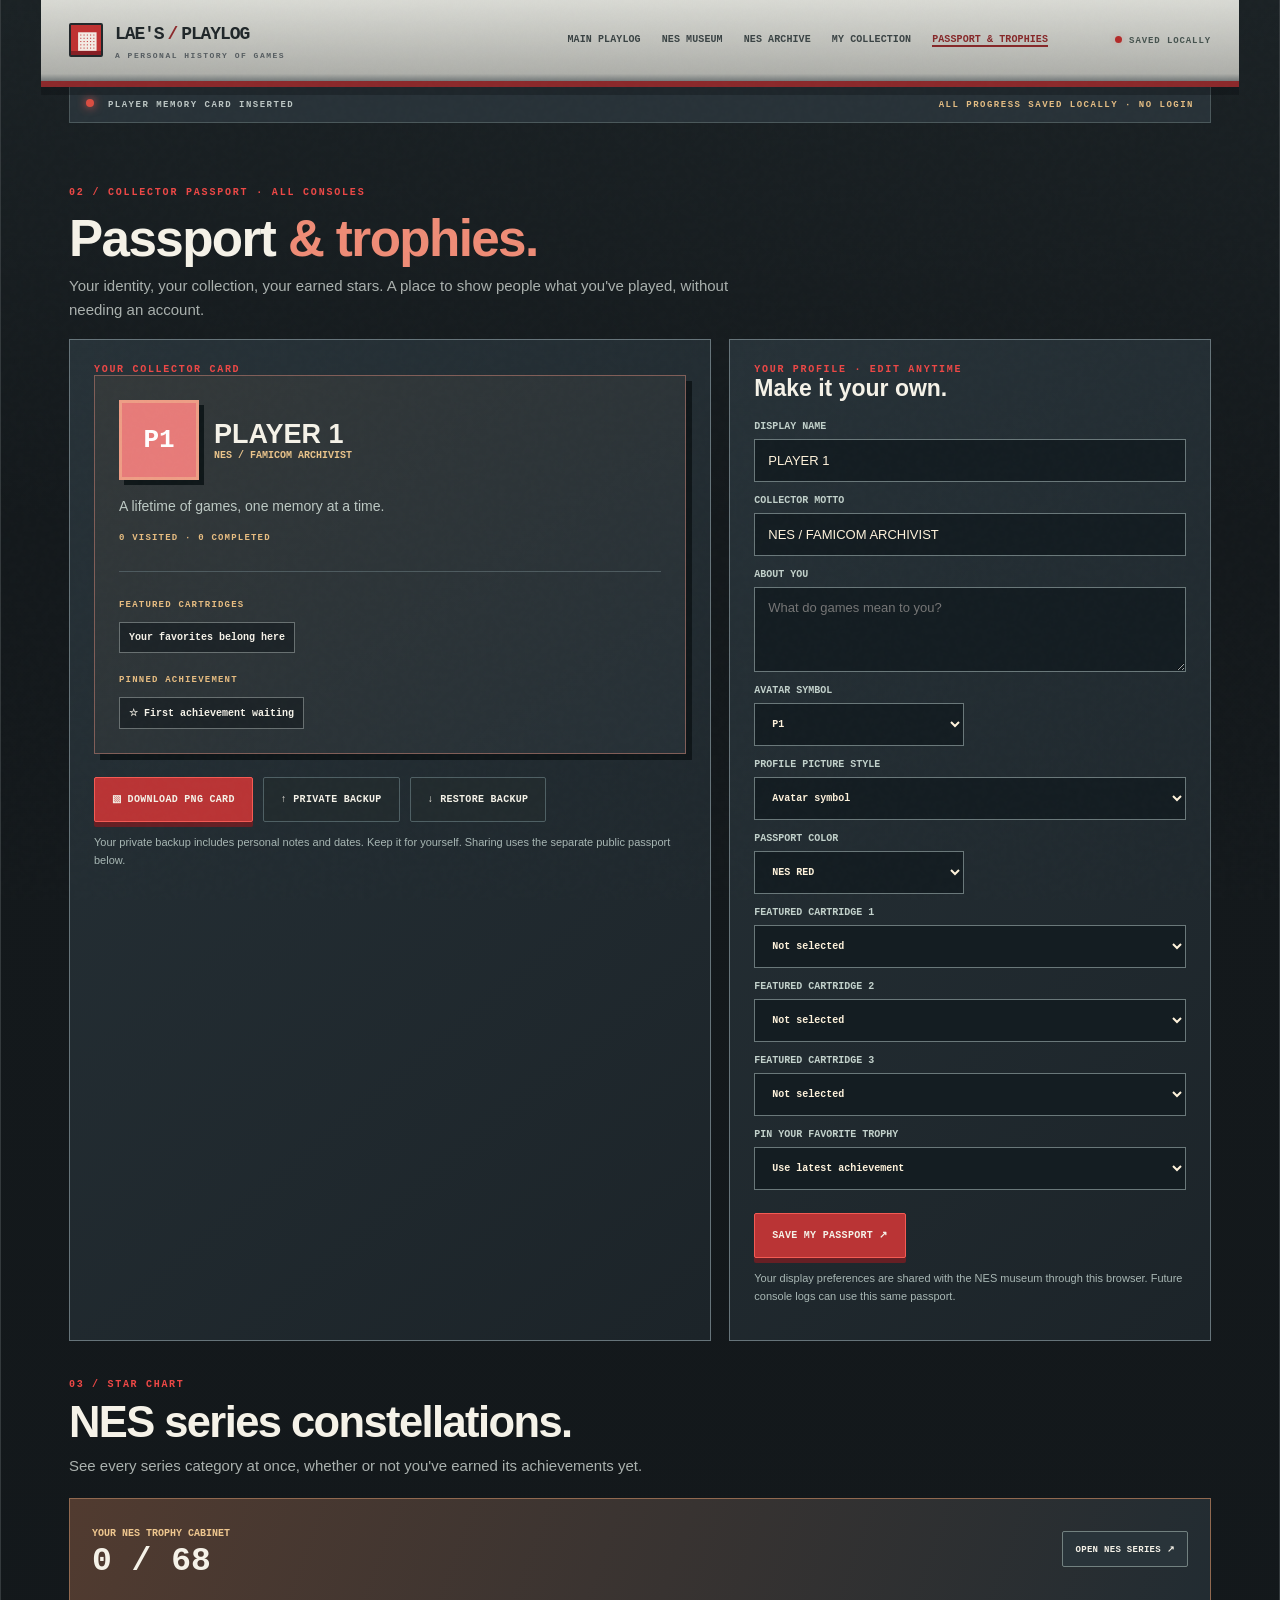
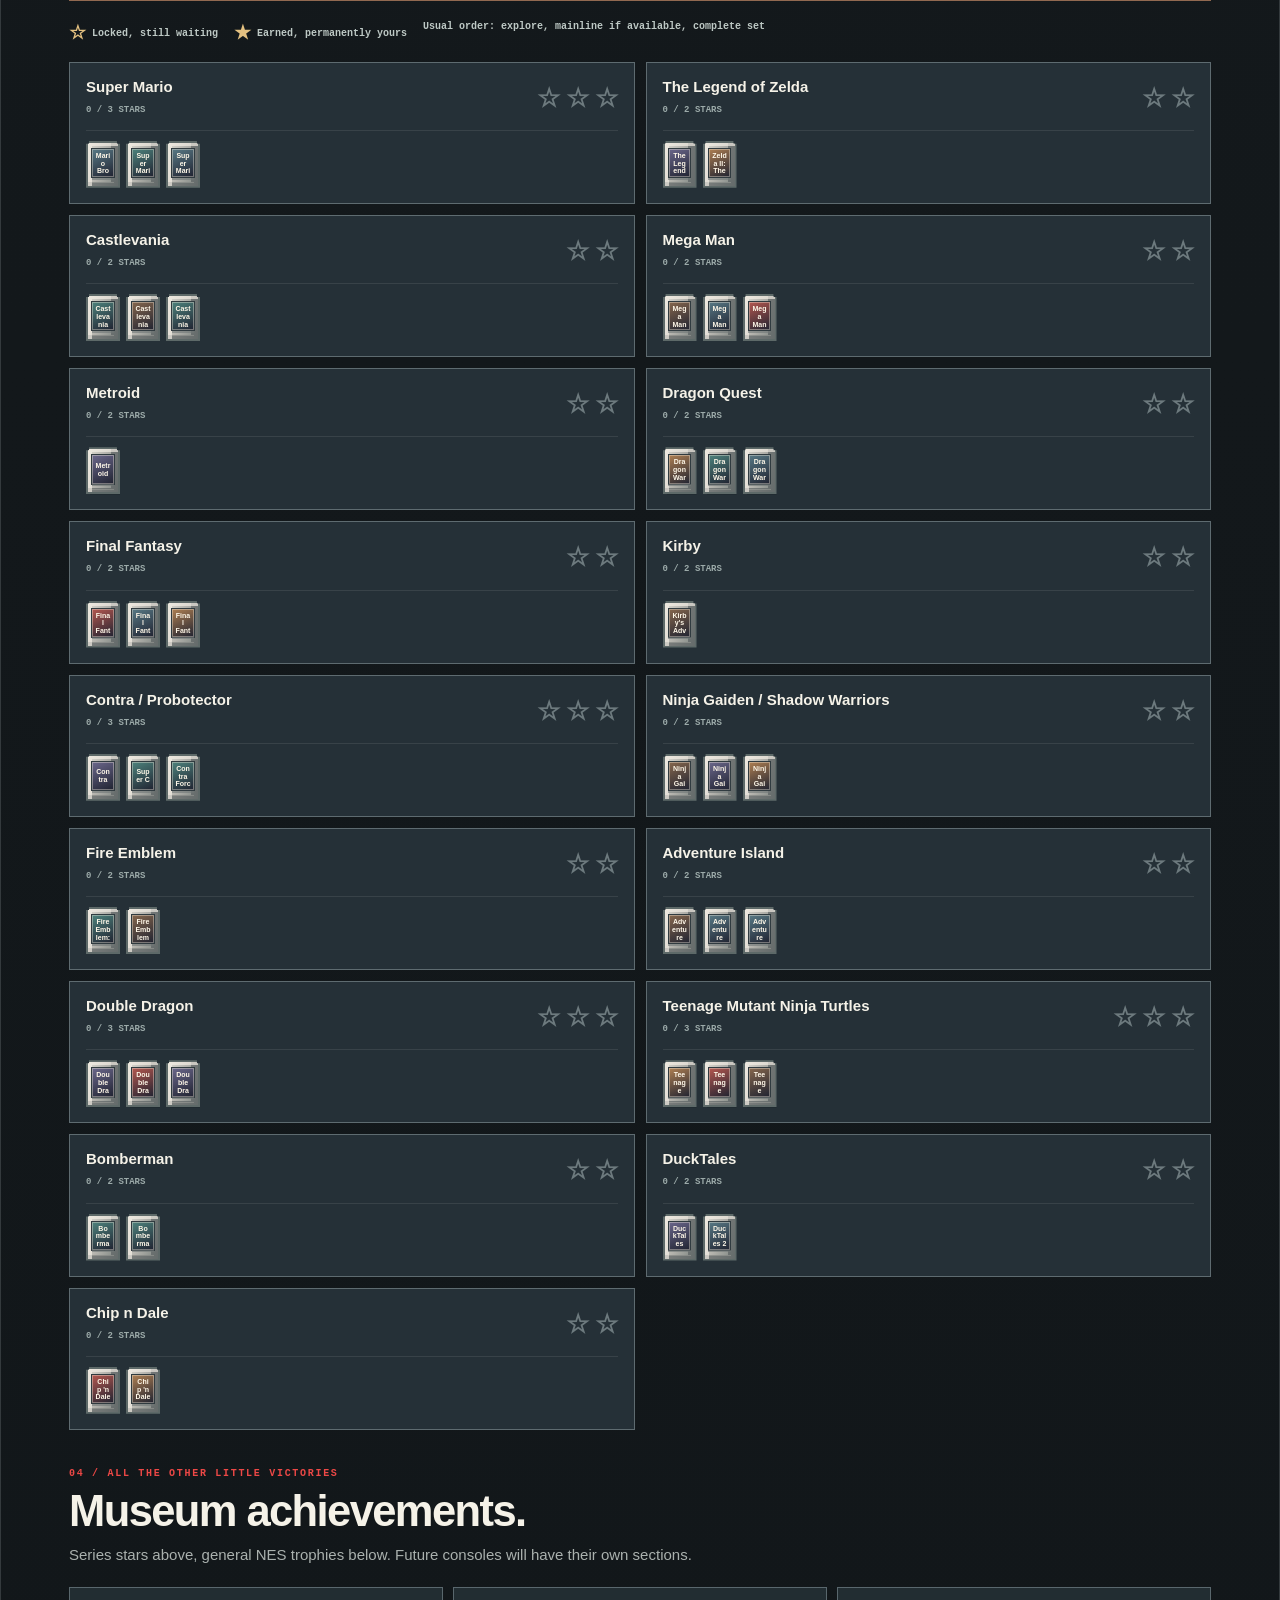
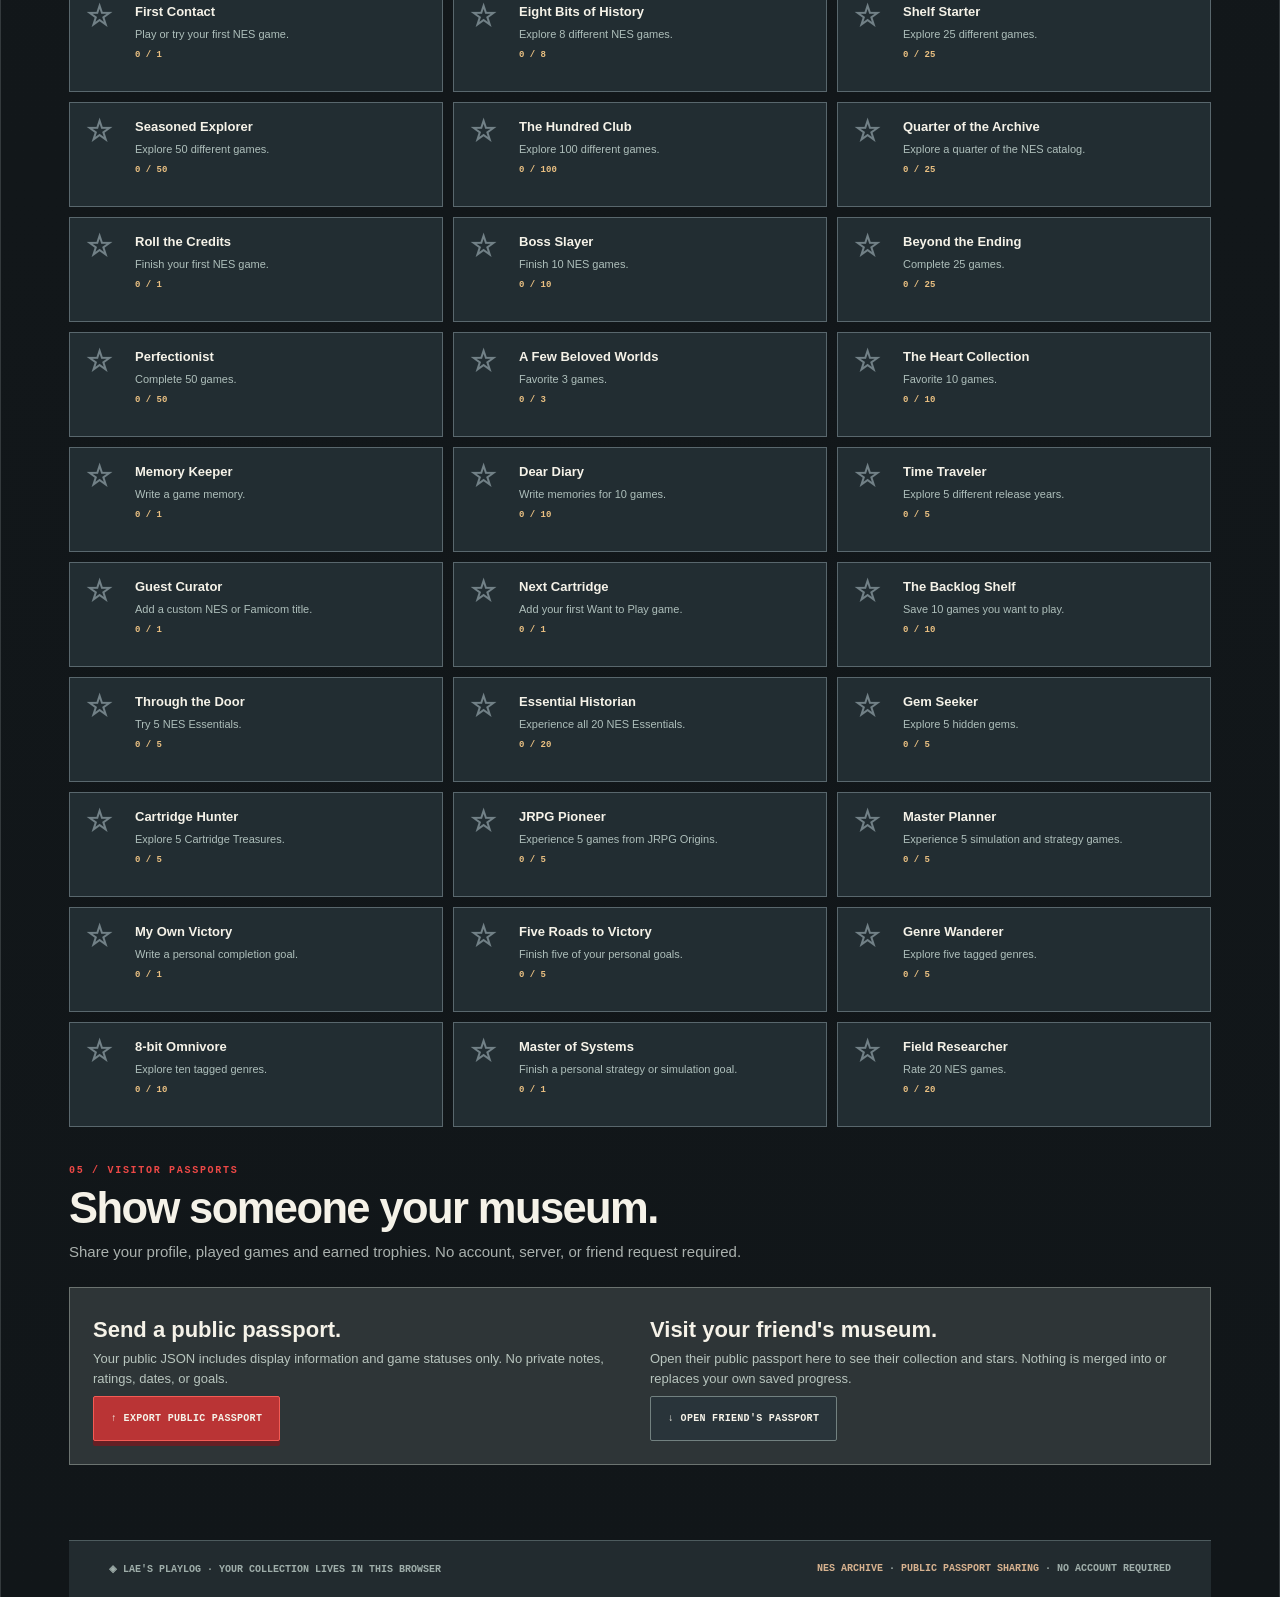
<file: passport.html>
<!doctype html><html lang="en"><head><meta charset="utf-8"><meta name="viewport" content="width=device-width,initial-scale=1"><meta name="theme-color" content="#161d21"><meta name="description" content="Lae's Playlog, your personal game collection, museum, player passport and achievements. No account required."><link rel="icon" type="image/svg+xml" href="./favicon.svg"><link rel="manifest" href="./manifest.webmanifest"><link rel="stylesheet" href="./shared/shell.css?v=shell-1"><link rel="stylesheet" href="./global.css?v=shell-1"><link rel="stylesheet" href="./shared/cartridges.css"><title>Lae&#x27;s Playlog · Passport &amp; Trophies</title></head><body data-page="passport"><div class="noise" aria-hidden="true"></div><div class="site"><header class="topbar">
    <a class="wordmark" href="./index.html" aria-label="Lae's Playlog home"><span class="logo-pixel">▦</span><span>LAE'S<span class="slash">/</span>PLAYLOG<small>A PERSONAL HISTORY OF GAMES</small></span></a>
    <nav class="mainnav" aria-label="Main navigation"><a data-nav="home" href="./index.html">MAIN PLAYLOG</a><a data-nav="museum" href="./nes/index.html">NES MUSEUM</a><a data-nav="archive" href="./nes/archive.html">NES ARCHIVE</a><a data-nav="collection" href="./collection.html">MY COLLECTION</a><a data-nav="passport" aria-current="page" href="./passport.html">PASSPORT &amp; TROPHIES</a></nav>
    <div class="top-actions"><span class="save-status"><span class="save-dot"></span>SAVED LOCALLY</span></div>
  </header><main><div class="microbar"><span><i class="led"></i> PLAYER MEMORY CARD INSERTED</span><span>ALL PROGRESS SAVED LOCALLY · NO LOGIN</span></div><section class="page-head"><div class="eyebrow">02 / COLLECTOR PASSPORT · ALL CONSOLES</div><h1>Passport <em>&amp; trophies.</em></h1><p>Your identity, your collection, your earned stars. A place to show people what you've played, without needing an account.</p></section>
<div class="profile-layout"><section class="profile-panel" aria-label="Your passport preview"><div class="section-index">YOUR COLLECTOR CARD</div><div class="profile-card" id="livePassport"><div class="profile-top"><div class="avatar" id="passportAvatar">P1</div><div><div class="profile-name" id="passportName">PLAYER 1</div><div class="profile-motto" id="passportMotto">THE CARTRIDGE REMEMBERS</div></div></div><p class="profile-bio" id="passportBio">A lifetime of games, one memory at a time.</p><p class="profile-caption" id="passportTotals">0 EXPERIENCED · 0 COMPLETED · 0 TROPHIES</p><div class="divider"></div><div class="profile-caption">FEATURED CARTRIDGES</div><div id="featuredGames" class="featured-row" style="margin:12px 0 22px"></div><div class="profile-caption">PINNED ACHIEVEMENT</div><div class="featured-row" style="margin-top:12px"><span id="pinnedBadge" class="featured-pill">☆ FIRST ACHIEVEMENT WAITING</span></div></div><div class="inline-actions"><button type="button" class="btn red" id="downloadCardBtn">▧ DOWNLOAD PNG CARD</button><button type="button" class="btn subtle" data-backup>↑ PRIVATE BACKUP</button><button type="button" class="btn subtle" data-private-import>↓ RESTORE BACKUP</button></div><p class="inline-note">Your private backup includes personal notes and dates. Keep it for yourself. Sharing uses the separate public passport below.</p></section>
<section class="profile-panel" aria-labelledby="profileEditor"><div class="section-index">YOUR PROFILE · EDIT ANYTIME</div><h2 id="profileEditor" class="profile-editor-title">Make it your own.</h2><form id="profileForm"><div class="form-grid"><label class="form-field full">DISPLAY NAME<input id="profileAlias" maxlength="32" required></label><label class="form-field full">COLLECTOR MOTTO<input id="profileMottoInput" maxlength="60"></label><label class="form-field full">ABOUT YOU<textarea id="profileBio" maxlength="180" rows="3" placeholder="What do games mean to you?"></textarea></label><label class="form-field">AVATAR SYMBOL<select id="profileAvatarInput"><option value="P1">P1</option><option value="✦">✦</option><option value="★">★</option><option value="◆">◆</option><option value="☾">☾</option><option value="♡">♡</option><option value="♟">♟</option></select></label><label class="form-field full">PROFILE PICTURE STYLE<select id="avatarMode"><option value="symbol">Avatar symbol</option><option value="cartridge">A completed game's cartridge</option><option value="upload">Your own image, saved locally</option></select></label>
<label class="form-field full" id="avatarCartridgeGroup">COMPLETED CARTRIDGE<select id="avatarCartridge"><option value="">Choose a completed game</option></select></label>
<label class="form-field full" id="avatarUploadGroup">UPLOAD AN IMAGE<input type="file" id="avatarUpload" accept="image/png,image/jpeg,image/webp"><small>Images are resized for browser storage. Sharing an uploaded photo is optional.</small></label>
<label class="form-field full"><span class="inline-choice"><input type="checkbox" id="shareUploadedAvatar"> Include my uploaded picture when exporting a PUBLIC passport</span></label><label class="form-field">PASSPORT COLOR<select id="profileColor"><option value="red">NES RED</option><option value="gold">GOLD</option><option value="teal">TEAL</option><option value="purple">PURPLE</option><option value="blue">BLUE</option></select></label><label class="form-field full">FEATURED CARTRIDGE 1<select id="feature1"></select></label><label class="form-field full">FEATURED CARTRIDGE 2<select id="feature2"></select></label><label class="form-field full">FEATURED CARTRIDGE 3<select id="feature3"></select></label><label class="form-field full">PIN YOUR FAVORITE TROPHY<select id="pinAchievement"></select></label></div><div class="inline-actions"><button type="submit" class="btn red">SAVE MY PASSPORT ↗</button></div></form><p class="inline-note">Your display preferences are shared with the NES museum through this browser. Future console logs can use this same passport.</p></section></div>
<section id="series-stars" aria-labelledby="starTitle"><div class="section-head"><div><div class="section-index">03 / STAR CHART</div><h2 id="starTitle">NES series constellations.</h2><p>See every series category at once, whether or not you've earned its achievements yet.</p></div></div><div class="trophy-summary"><div><span>YOUR NES TROPHY CABINET</span><br><strong id="passportBadgeCount">0 / 68</strong></div><a class="btn small" href="./nes/index.html#series">OPEN NES SERIES ↗</a></div><div class="star-legend"><span><b>☆</b> Locked, still waiting</span><span><b>★</b> Earned, permanently yours</span><span>Usual order: explore, mainline if available, complete set</span></div><div id="seriesStarGrid" class="series-grid"></div></section>
<section aria-labelledby="achievementTitle"><div class="section-head"><div><div class="section-index">04 / ALL THE OTHER LITTLE VICTORIES</div><h2 id="achievementTitle">Museum achievements.</h2><p>Series stars above, general NES trophies below. Future consoles will have their own sections.</p></div></div><div id="generalTrophies" class="trophy-grid"></div></section>
<section id="share" aria-labelledby="shareTitle"><div class="section-head"><div><div class="section-index">05 / VISITOR PASSPORTS</div><h2 id="shareTitle">Show someone your museum.</h2><p>Share your profile, played games and earned trophies. No account, server, or friend request required.</p></div></div><div class="share-panel"><div><h3>Send a public passport.</h3><p>Your public JSON includes display information and game statuses only. No private notes, ratings, dates, or goals.</p><button type="button" id="exportPublicBtn" class="btn red">↑ EXPORT PUBLIC PASSPORT</button></div><div><h3>Visit your friend's museum.</h3><p>Open their public passport here to see their collection and stars. Nothing is merged into or replaces your own saved progress.</p><button type="button" id="openFriendBtn" class="btn">↓ OPEN FRIEND'S PASSPORT</button><input type="file" id="friendFile" accept="application/json,.json" hidden></div></div>
<div id="visitorPanel" class="visitor-panel" hidden><div class="section-index">VISITOR MODE · READ ONLY</div><div class="visitor-person"><div class="avatar" id="visitorAvatar">P1</div><h3 id="visitorAlias">FRIEND'S PASSPORT</h3></div><div class="profile-motto" id="visitorMotto"></div><p class="profile-bio" id="visitorBio"></p><p class="profile-caption" id="visitorNumbers"></p><div class="inline-actions"><button type="button" class="btn small" id="leaveFriendBtn">CLOSE VISITOR VIEW ×</button></div><div class="section-head"><div><h2>Their collection.</h2><p>Visitor mode never changes your own games.</p></div></div><div class="filters" id="visitorFilters"><button type="button" class="filter active" data-visitor-filter="all">ALL</button><button type="button" class="filter" data-visitor-filter="played">TRIED / PLAYED</button><button type="button" class="filter" data-visitor-filter="completed">COMPLETED</button></div><div id="visitorGameGrid" class="visitor-grid"></div><div class="section-head"><div><h2>Their series stars.</h2></div></div><div id="visitorSeries" class="series-grid"></div><div class="section-head"><div><h2>Their unlocked trophies.</h2></div></div><div id="visitorTrophies" class="visitor-grid"></div></div></section></main><footer class="footer"><span>◈ LAE'S PLAYLOG · YOUR COLLECTION LIVES IN THIS BROWSER</span><span><a href="./nes/archive.html">NES ARCHIVE</a> · <a href="./passport.html">PUBLIC PASSPORT SHARING</a> · NO ACCOUNT REQUIRED</span></footer><input type="file" id="privateBackupFile" accept=".json,application/json" hidden><div class="toast" id="toast" role="status" aria-live="polite"></div></div><script src="./shared/nes-data.js" defer></script><script src="./shared/cartridges.js" defer></script><script src="./hub.js?v=shell-1" defer></script></body></html>
</file>
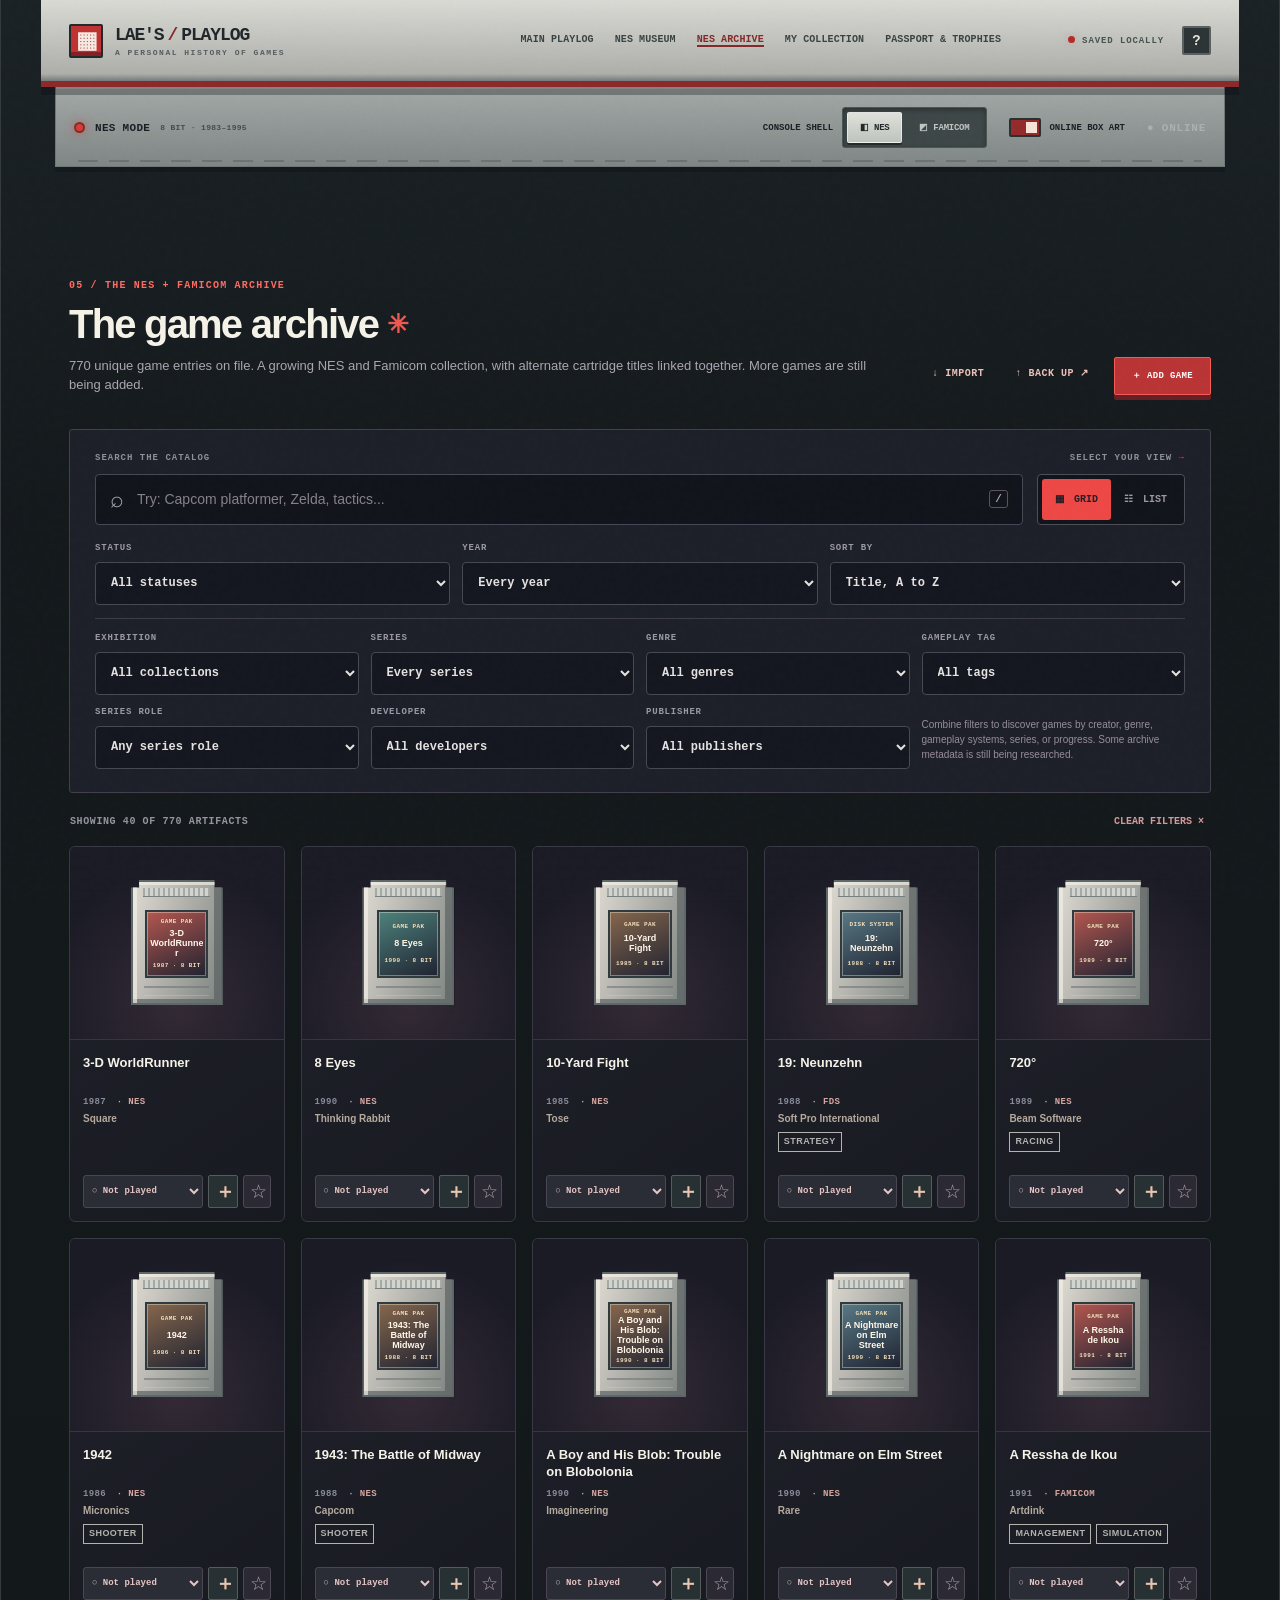
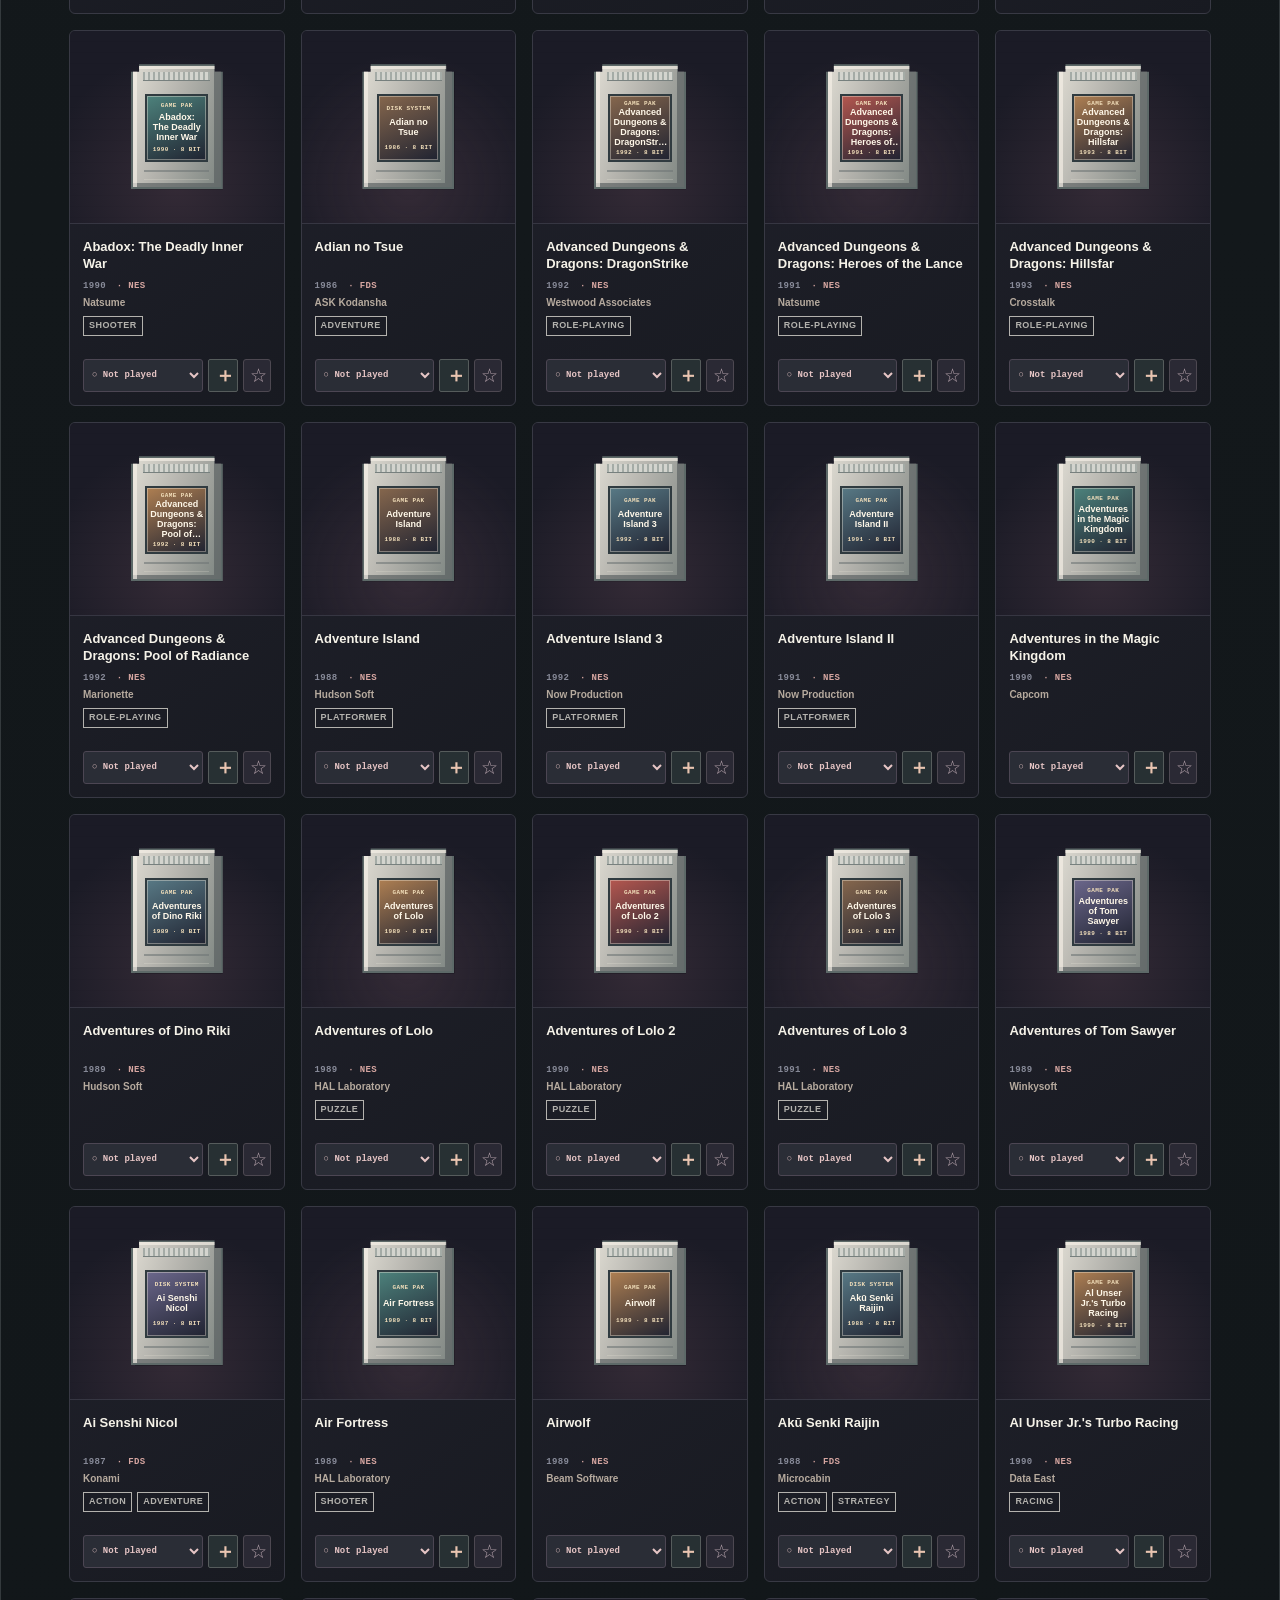
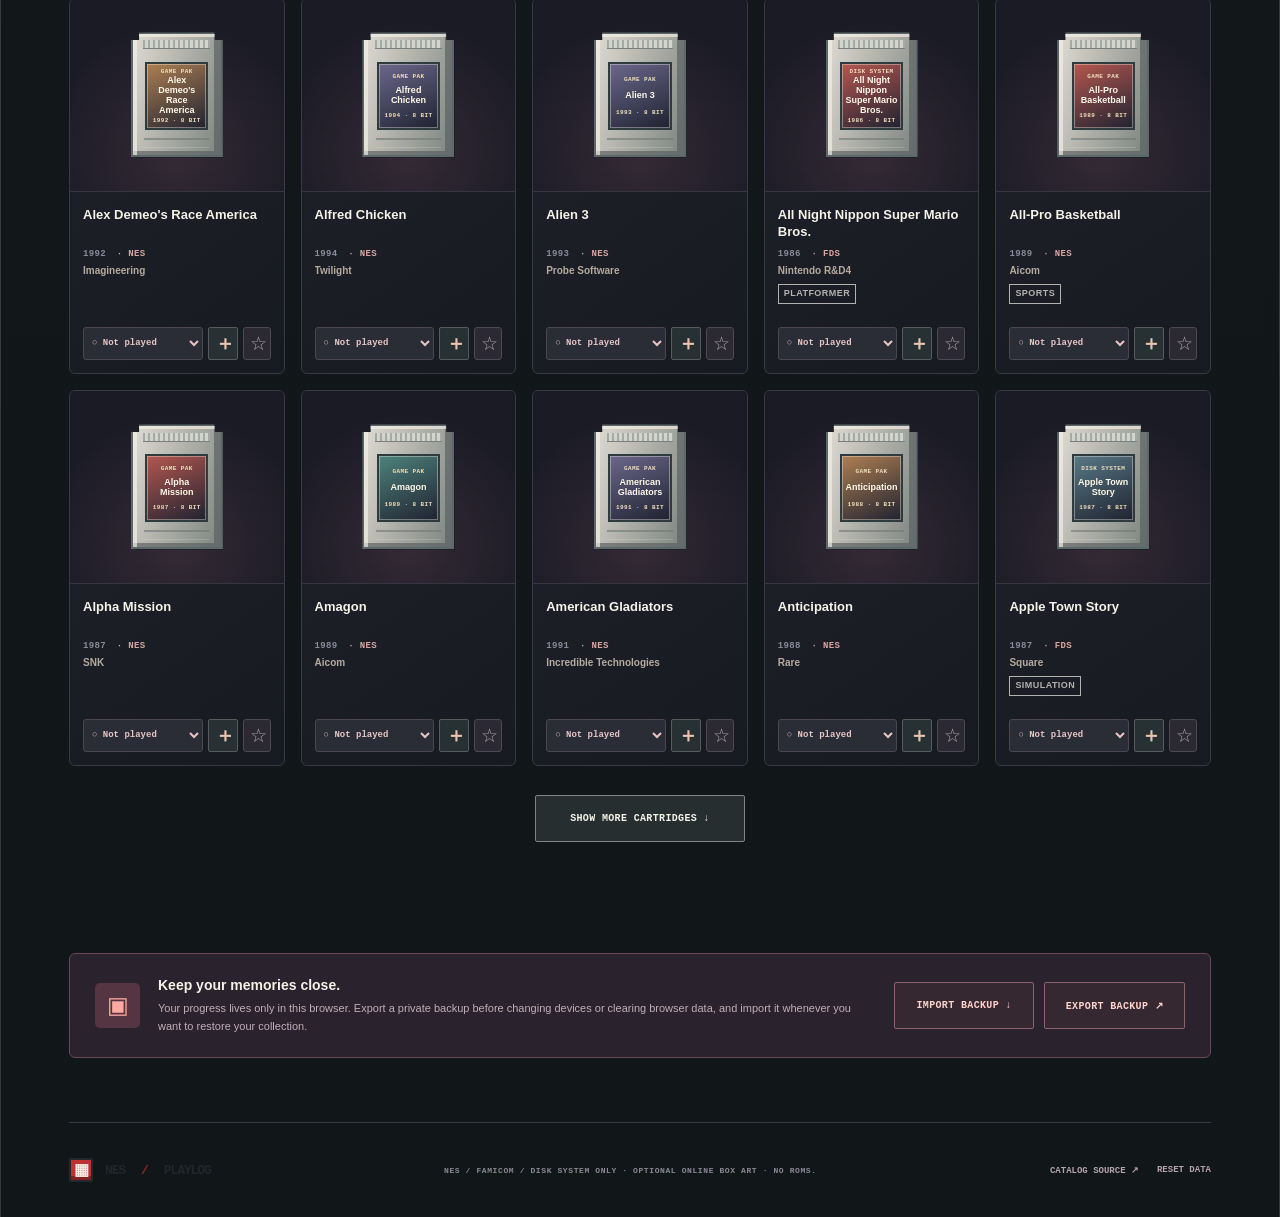
<file: nes/archive.html>
<!doctype html>
<html lang="en">
<head>
<meta charset="utf-8">
<meta name="viewport" content="width=device-width, initial-scale=1">
<meta name="theme-color" content="#171a1b">
<meta name="description" content="NES Playlog, a personal 8-bit cartridge museum, game archive, and achievement collection.">
<title>Lae's Playlog · NES · Archive</title>

<link rel="icon" href="../favicon.svg" type="image/svg+xml"><link rel="stylesheet" href="../shared/shell.css?v=shell-1"><link rel="stylesheet" href="./styles.css?v=shell-1">
  <link rel="stylesheet" href="../shared/cartridges.css">

<meta name="apple-mobile-web-app-capable" content="yes">
<meta name="apple-mobile-web-app-status-bar-style" content="black-translucent">

</head>
<body data-page="archive">
<div class="noise" aria-hidden="true"></div>
<div class="site" id="top">
  <header class="topbar">
    <a class="wordmark" href="../index.html" aria-label="Lae's Playlog home"><span class="logo-pixel">▦</span><span>LAE'S<span class="slash">/</span>PLAYLOG<small>A PERSONAL HISTORY OF GAMES</small></span></a>
    <nav class="mainnav" aria-label="Main navigation"><a data-nav="home" href="../index.html">MAIN PLAYLOG</a><a data-nav="museum" href="../nes/index.html">NES MUSEUM</a><a data-nav="archive" aria-current="page" href="../nes/archive.html">NES ARCHIVE</a><a data-nav="collection" href="../collection.html">MY COLLECTION</a><a data-nav="passport" href="../passport.html">PASSPORT &amp; TROPHIES</a></nav>
    <div class="top-actions"><span class="save-status" id="saveStatus"><span class="save-dot"></span>SAVED LOCALLY</span><button type="button" class="top-help" id="aboutBtn" aria-label="About NES Playlog">?</button></div>
  </header>
  <div class="console-controls" aria-label="Appearance settings">
    <div class="console-identity"><span class="power-led" aria-hidden="true"></span><span id="consoleLabel">NES MODE</span><small>8 BIT · 1983–1995</small></div>
    <div class="control-cluster"><span class="control-caption">CONSOLE SHELL</span><div class="theme-switch" role="group" aria-label="Console appearance"><button type="button" class="theme-button active" data-theme-select="nes" aria-pressed="true">◧ NES</button><button type="button" class="theme-button" data-theme-select="famicom" aria-pressed="false">◩ FAMICOM</button></div></div>
    <label class="cover-toggle"><input type="checkbox" id="coverToggle" checked><span class="switch-track"></span><span>ONLINE BOX ART</span></label><span class="network-state" id="networkState" aria-live="polite">● ONLINE</span>
  </div>
  <main>
    <section id="museum" class="hero-section">
      <div class="hero-text">
        <div class="eyebrow"><span class="mini-star">✳</span> WELCOME TO YOUR PERSONAL MUSEUM <span class="muted-number">/ EST. 1985</span></div>
        <h1>PRESS START.<br><em>MAKE MEMORIES.</em></h1>
        <p>Your 8-bit memory card. Discover NES and Famicom classics, finish whole series, and collect badges for every little victory.</p>
        <div class="hero-buttons"><a href="./index.html#exhibitions" class="btn btn-primary">EXPLORE EXHIBITIONS <span>↗</span></a><button type="button" class="btn btn-outline" id="exploreBtn">ALL NES GAMES ↗</button><button type="button" class="btn btn-outline" id="randomBtn"><span class="dice">✧</span> SURPRISE ME</button></div>
        <div class="hero-note"><span class="dot"></span> YOUR GAME PROGRESS STAYS IN THIS BROWSER</div><a class="hero-collection-link" href="../collection.html">✦ SEE YOUR ENTIRE COLLECTION ↗</a>
      </div>
      <div class="hero-stage" aria-hidden="true">
        <div class="stage-orbit orbit-a"></div><div class="stage-orbit orbit-b"></div>
        <span class="stage-spark s1">✦</span><span class="stage-spark s2">✧</span><span class="stage-spark s3">✳</span>
        <div class="stage-plinth"><div class="plinth-top"></div><div class="plinth-front">PERSONAL MUSEUM COLLECTION <span>001 / ∞</span></div></div>
        <div class="hero-cartridge"><div class="cart-ridge"></div><div class="cart-head"><span>GAME PAK</span><span>N° 001</span></div><div class="cart-label"><div class="cart-label-top">N E S  /  P L A Y L O G</div><div class="hero-pixel-mark"><b></b><b></b><b></b><b></b></div><strong>THE<br>8-BIT<br>ARCHIVE</strong><small>INSERT GAME PAK · PRESS START</small></div><div class="cart-foot">PERSONAL ARCHIVE <span>◆</span></div></div>
        <div class="stage-caption">EXHIBIT NO. 001 <span>·</span> YOUR JOURNEY</div>
      </div>
    </section>
    <section class="dashboard" aria-labelledby="dashboard-title"><div class="section-overline" id="dashboard-title">YOUR MUSEUM AT A GLANCE <span>////////</span></div>
      <div class="stat-grid">
        <div class="stat-block"><div class="stat-caption">◉ WORLDS VISITED</div><div class="stat-big" id="statPlayed">0<small> / 770</small></div><div class="stat-foot">Games you've tried or played</div></div>
        <div class="stat-block"><div class="stat-caption">◆ CONQUERED</div><div class="stat-big" id="statFinished">0</div><div class="stat-foot">Games completed</div></div>
        <div class="stat-block"><div class="stat-caption">✦ TREASURED</div><div class="stat-big" id="statFavs">0</div><div class="stat-foot">Personal favorites</div></div>
        <div class="stat-block"><div class="stat-caption">＋ WANT TO PLAY</div><div class="stat-big" id="statWant">0</div><div class="stat-foot">Adventures saved for later</div></div><div class="stat-block"><div class="stat-caption">▧ ARCHIVE EXPLORED</div><div class="stat-big" id="statPercent">0<small>%</small></div><div class="stat-meter" role="progressbar" aria-label="Collection explored" aria-valuemin="0" aria-valuemax="100" aria-valuenow="0" id="statProgress"><span id="statFill"></span></div></div>
      </div>
    </section>
    <section class="exhibits" aria-labelledby="exhibit-title">
      <div class="section-head"><div><div class="section-kicker">01 / THE COLLECTION</div><h2 id="exhibit-title">The exhibition <span class="heading-flower">✳</span></h2><p>Your collection isn't just a list. It's a shelf of stories.</p></div><a class="text-link" href="./archive.html">VIEW ALL GAMES <span>↗</span></a></div>
      <div class="exhibit-panels">
        <article class="exhibit-panel recently"><div class="panel-top"><div><span class="eyebrow-tag">CABINET A · YOUR HISTORY</span><h3>Recently discovered</h3></div><span class="panel-symbol">✦</span></div><div id="recentShelf" class="shelf-cards"></div><div class="shelf-edge">THE JOURNEY SO FAR <span>◈ ◈ ◈</span></div></article>
        <article class="exhibit-panel favorites"><div class="panel-top"><div><span class="eyebrow-tag">CABINET B · THE SPECIAL ONES</span><h3>Close to your heart</h3></div><span class="panel-symbol">♡</span></div><div id="favoriteShelf" class="shelf-cards"></div><div class="shelf-edge">SOMETHING WORTH REMEMBERING <span>✧ ✧ ✧</span></div></article>
      </div>
      <article class="exhibit-panel wishlist"><div class="panel-top"><div><span class="eyebrow-tag">CABINET C · NEXT ADVENTURES</span><h3>Want to play</h3></div><span class="panel-symbol">＋</span></div><div id="wantShelf" class="shelf-cards"></div><div class="shelf-edge">THE UNPLAYED STORIES <span>✧ ✧ ✧</span></div><button type="button" class="wishlist-view-all" id="wantShelfLink">VIEW YOUR WANT TO PLAY LIST ↗</button></article>
      <div class="curator-strip"><span class="curator-icon">✧</span><div><strong>CURATOR'S PICK</strong><p id="curatorText">A little adventure is waiting for you in the archive.</p></div><button class="btn btn-small" id="curatorBtn" type="button">SEE THIS GAME ↗</button></div>
    </section>
    <section id="exhibitions" class="curated-exhibitions" aria-labelledby="exhibitions-title">
  <div class="section-head"><div><div class="section-kicker">02 / FIVE CURATED GALLERIES</div><h2 id="exhibitions-title">The museum wings <span class="heading-flower">✳</span></h2><p>Not 700 games to finish. A handful of thoughtful paths through NES history.</p></div><span class="museum-count-tag">NES · FAMICOM · FDS ONLY</span></div>
  <div class="room-nav" id="roomNav" aria-label="Choose an exhibition"></div>
  <div id="roomDetail" class="room-detail" aria-live="polite"></div>
</section>
<section id="series" class="series-section" aria-labelledby="series-title">
  <div class="section-head"><div><div class="section-kicker">03 / THE FRANCHISE INDEX</div><h2 id="series-title">Follow a series <span class="heading-flower">✳</span></h2><p>One page for Mario, one for Zelda, and plenty more. Two badges per series, explore the games and conquer the entire NES collection.</p></div><span class="museum-count-tag">SERIES / NES GAMES ONLY</span></div>
  <div class="series-nav" id="seriesNav" aria-label="Choose a series"></div>
  <div class="series-detail" id="seriesDetail" aria-live="polite"></div>
</section>
<section class="milestone-banner"><div class="banner-badge">✶</div><div><span class="section-kicker">04 / THE TROPHY ROOM</span><h2>Little milestones, <em>big adventures.</em></h2><p>Play three games, finish every game in a series, and build your own trophy shelf.</p></div><div class="banner-right"><strong id="badgeCountHero">0 <span>/ 68</span></strong><span>ACHIEVEMENTS EARNED</span><a href="../passport.html#achievements">VISIT TROPHY ROOM ↗</a></div></section>
    <section id="archive" class="archive" aria-labelledby="archive-title"><div class="section-head"><div><div class="section-kicker">05 / THE NES + FAMICOM ARCHIVE</div><h2 id="archive-title">The game archive <span class="heading-flower">✳</span></h2><p><span id="catalogCount">770</span> unique game entries on file. A growing NES and Famicom collection, with alternate cartridge titles linked together. More games are still being added.</p></div><div class="archive-head-actions"><button type="button" class="text-link as-button" id="importBtn">↓ IMPORT</button><button type="button" class="text-link as-button" id="exportBtn">↑ BACK UP ↗</button><button type="button" class="btn btn-primary btn-small" id="addBtn">＋ ADD GAME</button></div></div>
      <div class="archive-console"><div class="console-top"><span>SEARCH THE CATALOG</span><span>SELECT YOUR VIEW <span class="tiny-arrow">→</span></span></div>
        <div class="search-row"><label class="search-field"><span>⌕</span><input id="searchInput" type="search" placeholder="Try: Capcom platformer, Zelda, tactics..." autocomplete="off" aria-label="Search games"><kbd>/</kbd></label><div class="view-switch" aria-label="Archive layout"><button type="button" class="view-button active" data-view="grid" aria-label="Cartridge grid view" aria-pressed="true">▦ <span>GRID</span></button><button type="button" class="view-button" data-view="list" aria-label="List view" aria-pressed="false">☷ <span>LIST</span></button></div></div>
        <div class="filter-row"><label>STATUS<select id="statusFilter"><option value="all">All statuses</option><option value="unplayed">Not played</option><option value="tried">Tried</option><option value="played">Played</option><option value="finished">Completed</option><option value="favorites">Favorites only</option><option value="want">Want to Play only</option><option value="other-played">Played another version</option><option value="other-finished">Finished another version</option></select></label><label>YEAR<select id="yearFilter"><option value="all">Every year</option></select></label><label>SORT BY<select id="sortSelect"><option value="alpha">Title, A to Z</option><option value="recent">Recently updated</option><option value="oldest">Release, oldest</option><option value="newest">Release, newest</option><option value="status">Completion status</option><option value="want">Want to Play first</option></select></label></div>
        <div class="filter-row advanced-filter-row"><label>EXHIBITION<select id="exhibitionFilter"><option value="all">All collections</option></select></label><label>SERIES<select id="seriesFilter"><option value="all">Every series</option></select></label><label>GENRE<select id="genreFilter"><option value="all">All genres</option></select></label><label>GAMEPLAY TAG<select id="tagFilter"><option value="all">All tags</option></select></label><label>SERIES ROLE<select id="roleFilter"><option value="all">Any series role</option><option value="Mainline">Mainline</option><option value="Spin-off">Spin-off</option><option value="independent">Not in a series</option></select></label><label>DEVELOPER<select id="developerFilter"><option value="all">All developers</option></select></label><label>PUBLISHER<select id="publisherFilter"><option value="all">All publishers</option></select></label><span class="filter-hint">Combine filters to discover games by creator, genre, gameplay systems, series, or progress. Some archive metadata is still being researched.</span></div>
      </div>
      <div class="archive-result"><span id="resultCount">SHOWING 0 OF 770 ARTIFACTS</span><button type="button" class="clear-filters" id="clearFiltersBtn">CLEAR FILTERS ×</button></div>
      <div id="gameGrid" class="archive-grid" aria-live="off"></div>
      <div id="emptyArchive" class="empty-archive hidden"><div>✧</div><h3>Nothing on this shelf.</h3><p>Try another search, or add your own game to the museum.</p><button type="button" class="btn btn-outline" id="clearEmptyBtn">CLEAR FILTERS</button></div>
      <div class="load-more"><button type="button" class="btn btn-outline hidden" id="moreBtn">SHOW MORE CARTRIDGES ↓</button></div>
    </section>

<section id="collection" class="collection-page" aria-labelledby="collectionTitle">
 <div class="collection-intro"><div class="section-kicker">YOUR PERSONAL MUSEUM / THE GAME SHELF</div><h1 id="collectionTitle">Every game <em>you've touched.</em></h1><p>A shelf for everything you've tried, played, completed, or saved for another day. Your collection should never be hidden behind an archive filter.</p><div class="collection-count-grid" id="collectionCounts" aria-label="Game completion statistics"></div></div>
 <div class="collection-toolbar"><div class="collection-tabs" id="collectionTabs" role="group" aria-label="View games by progress"><button data-collection-filter="all" type="button" class="active">ALL PLAYED</button><button data-collection-filter="tried" type="button">TRIED</button><button data-collection-filter="played" type="button">PLAYED</button><button data-collection-filter="finished" type="button">COMPLETED</button><button data-collection-filter="other" type="button">OTHER VERSIONS</button><button data-collection-filter="want" type="button">WANT TO PLAY</button><button data-collection-filter="favorite" type="button">FAVORITES</button></div><label class="collection-search-label">⌕ FIND IN MY COLLECTION<input type="search" id="collectionSearch" autocomplete="off" placeholder="Search my games"></label></div>
 <div id="collectionResultText" class="collection-result-text"></div><div id="collectionGrid" class="collection-grid"></div><div id="collectionEmpty" class="collection-empty" hidden><span>◇</span><h3>Nothing on this shelf yet.</h3><p>Find a game in the archive, record your progress, and it'll appear here.</p><a class="btn btn-outline" href="./archive.html">BROWSE THE ARCHIVE ↗</a></div>
</section>
<section id="collectionProfilePreview" class="collection-profile-preview" aria-label="Your collection preview"><div class="section-head"><div><div class="section-kicker">01 / YOUR DISPLAY CABINET</div><h2>Your collection comes first <span class="heading-flower">✳</span></h2><p>Every cartridge you've tried, played, or completed is part of your story.</p></div><a class="btn btn-outline btn-small" href="../collection.html">SEE THE WHOLE SHELF ↗</a></div><div id="profileCollectionStats" class="collection-count-grid"></div><div id="profileCollectionCards" class="profile-collection-cards"></div></section>
    <section id="achievements" class="achievements" aria-labelledby="achievements-title"><div class="section-head"><div><div class="section-kicker">06 / THE TROPHY ROOM</div><h2 id="achievements-title">The achievement cabinet <span class="heading-flower">✳</span></h2><p>The little victories that make your journey yours. Once earned, a badge stays yours.</p></div><div class="achievement-summary"><strong id="achievementTotal">0 / 68</strong><span>BADGES UNLOCKED</span></div></div><div class="achievement-tabs" role="group" aria-label="Filter trophies"><button type="button" class="achievement-tab active" data-achievement-filter="all" aria-pressed="true">ALL TROPHIES</button><button type="button" class="achievement-tab" data-achievement-filter="general" aria-pressed="false">MUSEUM MILESTONES</button><button type="button" class="achievement-tab" data-achievement-filter="series" aria-pressed="false">SERIES BADGES</button></div><div id="achievementGrid" class="achievement-grid"></div></section>
    <section id="passport" class="passport-section" aria-labelledby="passportTitle">
 <div class="section-head"><div><div class="section-kicker">07 / YOUR LOCAL COLLECTION</div><h2 id="passportTitle">The player passport <span class="heading-flower">✳</span></h2><p>Your personal collector card, saved privately in this browser. No account, no sign-in, no cloud service.</p></div><button class="btn btn-outline btn-small" id="passportEdit" type="button">EDIT MY PASSPORT ↗</button><button class="btn btn-primary btn-small" id="shareCardBtn" type="button">▧ EXPORT PNG CARD</button></div>
 <div class="passport-card" id="passportPublicCard"><div class="passport-identity"><div class="passport-avatar" id="passportAvatar">P1</div><div><span class="passport-kicker" id="passportMotto">NES / FAMICOM ARCHIVIST</span><h3 id="passportName">PLAYER 1</h3><p id="passportBioText">Your NES journey begins here.</p><div id="passportStats" class="passport-stat">0 PLAYED</div></div></div><div class="passport-display"><h4>FAVORITES ON DISPLAY</h4><div id="passportFavorites" class="passport-favorites"></div><h4>PINNED TROPHIES</h4><div id="passportBadges" class="passport-badges"></div><p class="passport-disclaimer">LOCAL ONLY · NO LOGIN · NOTHING SHARED AUTOMATICALLY</p></div></div>
 <div class="online-roadmap"><span>ACCOUNT-FREE MUSEUM</span><p>Everyone can explore instantly, with their own private browser collection. Publish on GitHub Pages for free. To move progress to another device, export and import a JSON backup.</p><a href="https://docs.github.com/en/pages/getting-started-with-github-pages/creating-a-github-pages-site" target="_blank" rel="noopener noreferrer">PUBLISHING GUIDE ↗</a></div>
<div class="passport-share-kit"><div><span class="section-kicker">SHARE YOUR MUSEUM · NO ACCOUNT REQUIRED</span><h3>Let a friend visit your collection.</h3><p>Export a public passport file. It includes your display name, game statuses, and unlocked trophies, but <strong>never includes your private notes or personal completion goals</strong>. Your friend can open it as a visitor without importing or overwriting their own collection.</p></div><div class="passport-share-actions"><button class="btn btn-primary btn-small" id="exportGuestBtn" type="button">↑ EXPORT PUBLIC PASSPORT (.JSON)</button><button class="btn btn-outline btn-small" id="openGuestBtn" type="button">↓ OPEN FRIEND'S PASSPORT</button></div></div><div id="visitorPanel" class="visitor-panel hidden" aria-live="polite"><div class="visitor-panel-heading"><div><div class="section-kicker">VISITOR VIEW / READ ONLY</div><h3 id="visitorName">FRIEND'S MUSEUM</h3><p id="visitorBio"></p></div><button type="button" class="btn btn-outline btn-small" id="closeGuestBtn">CLOSE FRIEND'S PASSPORT ×</button></div><div class="visitor-stats" id="visitorStats"></div><div class="visitor-galleries"><div><h4>THEIR GAMES</h4><div class="collection-tabs" id="visitorTabs" role="group" aria-label="Friend game categories"><button type="button" data-visitor-filter="all" class="active">ALL</button><button type="button" data-visitor-filter="played">PLAYED</button><button type="button" data-visitor-filter="finished">COMPLETED</button></div><div id="visitorGames" class="visitor-games"></div></div><div><h4>THEIR UNLOCKED TROPHIES</h4><div id="visitorTrophies" class="visitor-trophies"></div></div></div><p class="visitor-safety">This is a separate read-only view. Nothing from this file is added to or substituted for your own museum.</p></div>
</section>
<section class="museum-tools" aria-labelledby="museum-tools-title"><div class="tool-panel"><div class="tool-heading"><span>◉</span><div><div class="section-kicker">08 / TAKE IT WITH YOU</div><h2 id="museum-tools-title">A pocket-sized museum.</h2><p>Install the full NES archive for offline browsing. Your progress stays on this device. Covers need an internet connection the first time they load.</p></div></div><div class="tool-actions"><button type="button" class="btn btn-primary" id="installBtn">⌄ INSTALL NES PLAYLOG</button><button type="button" class="btn btn-outline" id="helpInstallBtn">HOW TO INSTALL?</button><span class="install-state" id="installState" role="status">Works best when published over HTTPS</span></div></div><div class="tool-panel"><div class="tool-heading"><span>✦</span><div><div class="section-kicker">ARTWORK STATUS</div><h2>Box art, when available.</h2><p>Artwork is fetched from the Libretro community thumbnail archive, not stored with your private collection. The original cartridge label is always available offline.</p></div></div><p class="art-status" id="artStatus" aria-live="polite">Artwork requests are optional.</p></div></section>
<section class="backup-ribbon"><div class="backup-glyph">▣</div><div><strong>Keep your memories close.</strong><p>Your progress lives only in this browser. Export a private backup before changing devices or clearing browser data, and import it whenever you want to restore your collection.</p></div><div class="backup-actions"><button type="button" class="btn btn-outline" id="bannerImportBtn">IMPORT BACKUP ↓</button><button type="button" class="btn btn-outline" id="bannerExportBtn">EXPORT BACKUP ↗</button></div></section>
  </main>
  <footer><a class="wordmark footer-mark" href="./index.html"><span class="logo-pixel">▦</span> NES<span class="slash">/</span>PLAYLOG</a><span>NES / FAMICOM / DISK SYSTEM ONLY · OPTIONAL ONLINE BOX ART · NO ROMS.</span><div><a href="https://github.com/vNakamura/8bitnintendo-science" target="_blank" rel="noopener noreferrer">CATALOG SOURCE ↗</a><button type="button" id="resetBtn">RESET DATA</button></div></footer>
</div>
<input type="file" id="importFile" accept=".json,application/json" hidden><input type="file" id="visitorFile" accept=".json,application/json" hidden>
<dialog id="gameDialog" class="modal game-modal"><div class="modal-panel"><button type="button" class="modal-close" data-close="gameDialog" aria-label="Close game details">×</button><div class="modal-kicker">FROM THE COLLECTION <span> / GAME RECORD</span></div><div class="detail-head"><div id="detailCartridge" class="detail-cart-wrap"></div><div class="detail-title-group"><span id="detailRegion" class="region-pill">NES</span><h2 id="detailTitle">Game title</h2><div id="detailYear" class="detail-year">1987 · NES</div><div class="detail-id">ARCHIVE RECORD / <span id="detailCode">001</span></div></div></div><div class="detail-tags" id="detailTags"></div><div id="detailCredits" class="detail-credits" aria-label="Developer and publisher"></div><div class="detail-aliases" id="detailAliases"></div><div class="detail-availability" id="detailAvailability"></div><div class="prototype-warning hidden" id="detailPrototype">ARCHIVE PROTOTYPE · An unfinished NES build, not a commercially released cartridge. This is NOT the SNES version.</div>
  <form id="gameForm"><div class="completion-rule" id="completionRule" aria-live="polite"></div><div class="detail-fields"><label>YOUR PROGRESS<select id="detailStatus"><option value="unplayed">○ Not played</option><option value="tried">◌ Tried it</option><option value="played">◉ Played it</option><option value="finished">Completed</option></select></label><label>LAST PLAYED <small>OPTIONAL</small><input id="detailDate" type="date"></label></div><section class="other-version-panel" aria-label="Other editions and remakes"><div class="other-version-heading">◈ ANOTHER VERSION</div><p>Played a remake, remaster or port elsewhere? Record it here without marking the NES or Famicom original as played. Only original-console progress unlocks NES and series completion achievements.</p><div class="detail-fields"><label class="other-version-check"><span class="inline-choice"><input id="detailOtherVersion" type="checkbox"> Played another version</span></label><label>PROGRESS IN OTHER VERSION<select id="detailOtherVersionStatus"><option value="played">◉ Played another version</option><option value="finished">◆ Completed another version</option></select></label><label>WHICH VERSION? <small>OPTIONAL</small><input id="detailOtherVersionName" type="text" maxlength="120" placeholder="e.g. Final Fantasy III on Nintendo DS"></label></div></section><div class="detail-rating"><span>YOUR RATING</span><div id="ratingStars" class="rating-stars" role="group" aria-label="Game rating"><button type="button" data-rate="1" aria-label="Rate 1 out of 5">☆</button><button type="button" data-rate="2" aria-label="Rate 2 out of 5">☆</button><button type="button" data-rate="3" aria-label="Rate 3 out of 5">☆</button><button type="button" data-rate="4" aria-label="Rate 4 out of 5">☆</button><button type="button" data-rate="5" aria-label="Rate 5 out of 5">☆</button><button type="button" class="rating-clear" id="clearRating" aria-label="Clear rating">CLEAR</button></div></div><label class="notes-label" for="detailGoal">PERSONAL COMPLETION GOAL <small>OPTIONAL, ESPECIALLY FOR ARCADE / SIMULATION</small></label><input class="personal-goal" id="detailGoal" type="text" maxlength="180" placeholder="e.g. reach level 20, win a tournament, build a thriving city"><label class="notes-label" for="detailNote">MEMORY CARD <small>YOUR NOTES</small></label><textarea id="detailNote" rows="4" maxlength="1000" placeholder="How did this game make you feel? What do you remember?"></textarea><div class="detail-actions"><button id="detailWant" class="btn btn-outline" type="button" aria-pressed="false">＋ WANT TO PLAY</button><button id="detailFavorite" class="btn btn-favorite" type="button" aria-pressed="false">☆ ADD TO FAVORITES</button><button class="btn btn-primary" type="submit">SAVE MEMORY ↗</button></div><button type="button" id="removeGameBtn" class="remove-game hidden">REMOVE CUSTOM ENTRY</button></form></div></dialog>
<dialog id="addDialog" class="modal"><form id="addForm" class="modal-panel"><button type="button" class="modal-close" data-close="addDialog" aria-label="Close add game">×</button><div class="modal-kicker">ANOTHER WORLD TO EXPLORE</div><h2>Add a cartridge</h2><p>NES, Famicom or Famicom Disk System titles only. No SNES, Game Boy or other console games. Known alternate cartridge titles are linked automatically.</p><label class="field-label" for="addTitle">GAME TITLE<input id="addTitle" type="text" maxlength="120" required placeholder="e.g. Mother"></label><div class="detail-fields"><label>RELEASE YEAR <small>OPTIONAL</small><input id="addYear" type="number" min="1983" max="2100" placeholder="1989"></label><label>CARTRIDGE / FORMAT<select id="addRegion"><option value="OTHER">NES cartridge</option><option value="JP">Famicom cartridge</option><option value="FDS">Famicom Disk System</option><option value="HOME">NES / Famicom homebrew</option><option value="PROTO">Unreleased NES prototype</option></select></label></div><div class="detail-fields extra-data-fields"><label>DEVELOPER <small>OPTIONAL</small><input id="addDeveloper" type="text" maxlength="120" placeholder="Studio or credited developer"></label><label>PUBLISHER <small>OPTIONAL</small><input id="addPublisher" type="text" maxlength="120" placeholder="Publisher"></label></div><div class="detail-fields extra-data-fields"><label>GENRES <small>COMMA SEPARATED</small><input id="addGenres" type="text" maxlength="300" placeholder="Strategy, Simulation"></label><label>GAMEPLAY TAGS <small>COMMA SEPARATED</small><input id="addTags" type="text" maxlength="300" placeholder="Tactics, Turn-based"></label></div><div class="detail-actions"><button type="button" class="btn btn-outline" data-close="addDialog">CANCEL</button><button type="submit" class="btn btn-primary">ADD TO ARCHIVE ↗</button></div></form></dialog>
<dialog id="passportDialog" class="modal"><form id="passportForm" class="modal-panel"><button type="button" class="modal-close" data-close="passportDialog" aria-label="Close">×</button><div class="modal-kicker">PLAYER PASSPORT</div><h2>Your local identity</h2><p>Choose your collector identity, display color, favorite cartridges and pinned badges. Everything stays in your browser until you choose to export a public passport.</p><label class="field-label" for="passportAlias">PLAYER NAME<input id="passportAlias" type="text" maxlength="32" placeholder="PLAYER 1"></label><label class="field-label" for="passportBio">SHORT BIO<textarea id="passportBio" rows="3" maxlength="180" placeholder="What do you love about NES games?"></textarea></label><div class="passport-editor-grid"><label class="field-label">AVATAR SYMBOL<select id="passportAvatarInput"><option value="P1">P1</option><option value="✦">✦</option><option value="★">★</option><option value="◆">◆</option><option value="☾">☾</option><option value="♡">♡</option><option value="♟">♟</option></select></label><label class="field-label">PASSPORT COLOR<select id="passportAccentInput"><option value="red">NES RED</option><option value="gold">FAMICOM GOLD</option><option value="teal">TEAL</option><option value="purple">PURPLE</option><option value="blue">BLUE</option></select></label></div><label class="field-label">YOUR COLLECTOR MOTTO<input id="passportMottoInput" type="text" maxlength="60" placeholder="e.g. The cartridge remembers"></label><div class="passport-editor-grid"><label class="field-label">FEATURED GAME 1<select id="passportFeatured1"></select></label><label class="field-label">FEATURED GAME 2<select id="passportFeatured2"></select></label><label class="field-label">FEATURED GAME 3<select id="passportFeatured3"></select></label></div><label class="field-label">PIN YOUR FAVORITE ACHIEVEMENT<select id="passportPinnedAchievement"></select></label><div class="detail-actions"><button type="button" class="btn btn-outline" data-close="passportDialog">CANCEL</button><button type="submit" class="btn btn-primary">SAVE PASSPORT ↗</button></div></form></dialog>
<dialog id="aboutDialog" class="modal"><div class="modal-panel"><button type="button" class="modal-close" data-close="aboutDialog" aria-label="Close about">×</button><div class="modal-kicker">YOUR MUSEUM, YOUR RULES</div><h2>About NES Playlog</h2><p>Your checkmarks, ratings, favorites, dates, notes, and achievement badges are stored in this browser using <strong>localStorage</strong>. Game progress is not sent to a server. When online box art is enabled, your browser requests cover thumbnails from a third-party community archive.</p><p>The archive includes a growing set of NES, Famicom and Disk System game records, including a clearly marked unreleased NES prototype. This is an expanding and carefully checked selection, not yet the complete worldwide catalog. Famicom Disk System belongs to the Famicom family, not the SNES.</p><p>Alternate cartridge titles like <strong>Contra / Probotector</strong> share one game record and one play status. <strong>Super Mario Bros.: The Lost Levels</strong> remains separate from <strong>Super Mario Bros. 2</strong>, since they are different games.</p><p>Two appearance themes are available: <strong>NES</strong> in grey, charcoal and red, and <strong>Famicom</strong> in ivory and burgundy. Artwork is optional, loaded from an external thumbnail catalog where available and shown with a built-in fallback when unavailable or offline. Box art remains copyright of its respective owners.</p><p>Opening the standalone file and visiting an online version use different storage. Player passports are private to each browser, and no login or cloud sync is required. Games can have multiple genre and gameplay tags, and creator metadata is still growing. Export a backup here and import it on the new site. Clearing browser data can erase your progress.</p><p>Your previous v1, v2, v3, v4 and v5 NES Playlog saves and backups are supported. Using a new domain or standalone file needs export and import. If you added an alternate cartridge title as a separate custom game, known aliases are consolidated while preserving the strongest progress and notes.</p><button type="button" class="btn btn-primary" id="aboutExportBtn">BACK UP MY MUSEUM ↗</button></div></dialog>
<div id="toast" class="toast" role="status" aria-live="polite"></div>
<script src="../shared/nes-data.js" defer></script>
<script src="../shared/cartridges.js" defer></script>
<script src="./app.js?v=series-2" defer></script>
</body>
</html>
</file>
<file: shared/shell.css>
:root{color-scheme:dark;--bg:#101117;--surface:#171920;--surface-2:#1c1f29;--surface-3:#22242e;--border:#343641;--muted:#9394a0;--light:#f3efe9;--coral:#ef797d;--coral-light:#ff9a99;--cream:#cbbca8;--gold:#d7aa6c;--green:#90b3a4;--mono:ui-monospace,SFMono-Regular,Consolas,'Liberation Mono',monospace;--sans:Inter,'Segoe UI',Arial,sans-serif}
*{box-sizing:border-box}
html{scroll-behavior:smooth;scroll-padding-top:100px}
body{margin:0;background:var(--bg);color:var(--light);font-family:var(--sans);-webkit-font-smoothing:antialiased}
button,input,select,textarea{font:inherit}
button{cursor:pointer}button:focus-visible,a:focus-visible,select:focus-visible,input:focus-visible,textarea:focus-visible{outline:2px solid #ffb0a6;outline-offset:3px}a{color:inherit}.site{position:relative;width:min(1310px,100%);padding:0 68px;margin:auto}.noise{pointer-events:none;position:fixed;inset:0;z-index:20;opacity:.05;background-image:url("data:image/svg+xml,%3Csvg viewBox='0 0 180 180' xmlns='http://www.w3.org/2000/svg'%3E%3Cfilter id='n'%3E%3CfeTurbulence type='fractalNoise' baseFrequency='.78' numOctaves='3' stitchTiles='stitch'/%3E%3C/filter%3E%3Crect width='100%25' height='100%25' opacity='.3' filter='url(%23n)'/%3E%3C/svg%3E")}.topbar{height:87px;display:flex;align-items:center;justify-content:space-between;gap:22px;border-bottom:1px solid #36343e;position:relative;z-index:4}.wordmark{display:flex;align-items:center;gap:12px;text-decoration:none;font-size:19px;font-weight:850;letter-spacing:-.9px;white-space:nowrap}.wordmark>span:nth-child(2){display:flex;flex-wrap:wrap;align-items:center}.wordmark small{display:block;flex:0 0 100%;color:#898993;font:700 8px var(--mono);letter-spacing:2.1px;margin-top:3px}.wordmark .slash{color:var(--coral);margin:0 4px}.logo-pixel{display:grid;place-items:center;width:34px;height:34px;border:2px solid #f18b90;border-radius:5px;background:var(--coral);color:#201922;font-size:23px;font-family:var(--mono)}.mainnav{display:flex;gap:34px;margin-left:auto;margin-right:55px}.mainnav a{text-decoration:none;color:#a8a6ae;font:750 10px var(--mono);letter-spacing:.7px;transition:color .2s}.mainnav a:hover{color:var(--coral-light)}.top-actions{display:flex;align-items:center;gap:18px}.save-status{color:#abb2b7;font:800 9px var(--mono);letter-spacing:.9px;white-space:nowrap}.save-dot{display:inline-block;width:7px;height:7px;background:#80c0a8;border-radius:50%;box-shadow:0 0 12px #78bda577;margin-right:7px}.save-status.warning{color:#eab091}.save-status.warning .save-dot{background:#eab091}.top-help{color:#c5c1c7;background:none;border:1px solid #565562;border-radius:50%;width:29px;height:29px;font:800 14px var(--mono)}.top-help:hover{border-color:var(--coral);color:var(--coral)}footer .logo-pixel{width:24px;height:24px;font-size:16px}
@media(max-width:1200px){.site{padding:0 36px}.mainnav{gap:20px;margin-right:24px}}
@media(max-width:980px){.mainnav{display:none}}
@media(max-width:740px){.site{padding:0 22px}.topbar{height:74px}.save-status{font-size:8px}}
@media(max-width:480px){.site{padding:0 16px}.wordmark{font-size:15px;gap:8px}.wordmark small{font-size:6px}.logo-pixel{width:28px;height:28px;font-size:19px}.top-actions{gap:8px}.top-help{width:25px;height:25px}.save-status{font-size:7px;letter-spacing:0}}
@media(prefers-reduced-motion:reduce){*{scroll-behavior:auto!important;transition:none!important;animation:none!important}}
html,body{overflow-x:clip}
@media(max-width:1200px){.mainnav{gap:13px;margin-right:15px}.mainnav a{font-size:9px}}
@media(max-width:980px){.mainnav{display:none}}
:root {
  --bg:#111619; --surface:#1b2023; --surface-2:#23292d; --surface-3:#2d3438;
  --border:#555e60; --muted:#aab1ae; --light:#f5f2e8;
  --coral:#ed4846; --coral-light:#ff7771; --cream:#deddd4;
  --gold:#e4c181; --green:#87bfab;
  --hardware:#bebfba; --hardware-dark:#858d8c; --console-ink:#20272a;
  --screen:#192023; --screen-panel:#252d30; --red-deep:#8c292b;
  --grid-color:rgba(255,255,255,.027);
}
html {background:#101517;}
body {
 background-color:var(--bg);
 background-image:linear-gradient(var(--grid-color) 1px,transparent 1px),linear-gradient(90deg,var(--grid-color) 1px,transparent 1px);
 background-size:24px 24px;
}
.site{border-left:1px solid #343a3d;border-right:1px solid #343a3d;background:linear-gradient(180deg,#1b2225 0,#14191c 520px,#111619 100%);box-shadow:0 0 0 8px #101517,0 0 85px #0009;}
.topbar{margin-left:-28px;margin-right:-28px;padding:0 28px;border-bottom:6px solid var(--red-deep);background:linear-gradient(180deg,#d9dad4 0%,#aeafaa 91%,#757b7b 100%);color:var(--console-ink);box-shadow:0 8px 0 #080b0e4f;}
.wordmark{font-family:var(--mono);font-size:18px;letter-spacing:-1.1px;color:var(--console-ink)}
.wordmark small{color:#555c60;letter-spacing:1.5px}
.wordmark .slash{color:var(--red-deep)}
.logo-pixel{border:2px solid #22282b;border-radius:2px;color:#f3ebe4;background:#bf3232;box-shadow:inset 0 -4px 0 #871e24}
.mainnav a{color:#3a4344;font:900 10px var(--mono);letter-spacing:.1px}
.mainnav a:hover{color:#ab262b}
.save-status{color:#46534f}
.save-dot{background:#b32b2a;box-shadow:0 0 7px #b32b2a33}
.top-help{background:#2d3436;border:2px solid #596160;color:#e3e2d9;border-radius:2px}
.top-help:hover{color:white;background:#a82b30}
:root[data-theme="famicom"]{
 --bg:#1e1715;--surface:#352725;--surface-2:#452c29;--surface-3:#53302b;
 --border:#78544b;--muted:#d1b5a5;--light:#fff0d8;
 --coral:#e4b269;--coral-light:#fce1a2;--cream:#f3ddaf;--gold:#eac17b;
 --red-deep:#8a2132;--grid-color:rgba(250,214,175,.03);
}
:root[data-theme="famicom"] body{background-color:#1f1716}
:root[data-theme="famicom"] .site{background:linear-gradient(180deg,#41272a 0,#25191b 520px,#1a1315 100%);border-color:#613c3d}
:root[data-theme="famicom"] .topbar{background:linear-gradient(180deg,#fff0d2,#d5c2a1 88%,#a78678);border-bottom-color:#912a36}
:root[data-theme="famicom"] .wordmark{color:#6e2430}
:root[data-theme="famicom"] .wordmark .slash{color:#ac2b3b}
:root[data-theme="famicom"] .logo-pixel{background:#922d39;border-color:#6a2431;box-shadow:inset 0 -4px 0 #621824}
:root[data-theme="famicom"] .mainnav a{color:#623d3c}
@media(max-width:1120px){
 .topbar{margin-left:-12px;margin-right:-12px;padding:0 12px}
}
.mainnav a[data-nav]{transition:color .12s ease,border-color .12s ease}

@media(min-width:1100px){.mainnav{gap:21px!important}.mainnav a{font-size:10px!important}.topbar{gap:12px}}
@media(max-width:1099px){.topbar{height:auto;min-height:85px;flex-wrap:wrap;padding:20px 0 12px}.mainnav{order:3;width:100%;display:flex;justify-content:space-between;gap:8px;overflow-x:auto;padding-bottom:4px}.mainnav a{white-space:nowrap;font-size:10px!important}}
.mainnav a.hub-return{background:#303b40;color:#ffe0c0;border:1px solid #617277;}
.mainnav a.hub-return:hover{border-color:#f5aa74;}
.mainnav a[aria-current="page"]{color:#862829;border-bottom:2px solid currentColor}
:root[data-theme="famicom"] .mainnav a[aria-current="page"]{color:#862829}
@media(max-width:1099px){
 .topbar{gap:10px;padding-inline:12px}
 .mainnav{margin:0;justify-content:flex-start;gap:14px}
 .mainnav a{flex:none;padding-bottom:3px}
}
@media(max-width:420px){.top-actions .save-status{display:none}}
</file>
<file: global.css>
:root{--ink:var(--light);--soft:#c2c6c1;--red:var(--coral);--red2:var(--coral-light);--line:var(--border);--line2:var(--hardware-dark)}
body[data-page="home"],body[data-page="collection"],body[data-page="passport"]{font-size:15px;line-height:1.55}button,input,select,textarea{font:inherit}button{cursor:pointer}a{color:inherit;text-decoration:none}button:focus-visible,a:focus-visible,input:focus-visible,select:focus-visible,textarea:focus-visible{outline:3px solid var(--gold);outline-offset:3px}
main{padding:0 0 75px}.microbar{display:flex;gap:16px;justify-content:space-between;align-items:center;font:700 9px var(--mono);letter-spacing:1.5px;color:#bdc7c5;background:#283238;border:1px solid #4b585b;border-top:0;margin:0 0 28px;padding:12px 16px}.microbar span:last-child{color:#e4bd83}.led{display:inline-block;width:8px;height:8px;border-radius:50%;background:#da4e42;box-shadow:0 0 10px #e15b55;margin-right:7px}
.eyebrow{color:#e3af78;font:700 10px var(--mono);letter-spacing:1.8px}.hero{padding:34px 0 48px;display:grid;grid-template-columns:1.2fr .8fr;gap:30px;min-height:440px;align-items:center}.hero h1{font:800 clamp(40px,4.6vw,72px)/1.06 var(--sans);letter-spacing:-3px;margin:22px 0}.hero h1 span{color:#f18c78}.hero p{color:var(--soft);max-width:550px;font-size:17px;line-height:1.8}.hero-actions,.inline-actions{display:flex;gap:10px;flex-wrap:wrap;margin-top:23px}.btn{border:1px solid #728180;color:var(--ink);background:#29343a;display:inline-flex;align-items:center;justify-content:center;gap:10px;padding:13px 17px;font:700 10px var(--mono);letter-spacing:.3px;min-height:45px;text-transform:uppercase}.btn:hover{border-color:var(--red2);background:#384247}.btn.red{background:#c4473e;border-color:#f08b7b;box-shadow:0 4px 0 #632e30}.btn.red:hover{background:#dd5b4b}.btn.small{font-size:9px;padding:8px 12px;min-height:36px}.btn.subtle{border-color:#4f6064;background:#222b2e}.btn[disabled]{opacity:.48;cursor:not-allowed}
.passport-stage{border:1px solid #9b5d52;background:linear-gradient(142deg,#3e3b3a,#252c2e 65%,#333a3e);box-shadow:12px 13px 0 #0b1014,0 0 0 9px #20292d;transform:rotate(2deg);padding:20px 22px;position:relative;max-width:420px;margin:auto}.passport-stage:before{content:'COLLECTOR / 001';position:absolute;right:10px;top:8px;font:700 9px var(--mono);color:#d9a16e}.stage-top{display:flex;gap:15px;align-items:center;padding:15px 0}.avatar{display:grid;place-items:center;flex:none;width:72px;height:72px;background:#af3e38;border:3px solid #ee9e86;color:white;font:700 26px var(--mono);box-shadow:5px 5px #0f1719}.stage-name{font:800 clamp(22px,2vw,30px) var(--sans);overflow-wrap:anywhere}.stage-motto{font:700 10px var(--mono);color:#ddbb8a;letter-spacing:1px}.stage-bottom{padding-top:14px;border-top:1px dashed #c0af9970;display:flex;justify-content:space-between;gap:10px;font:700 9px var(--mono);color:#bbc5c0}.stage-stars{font-size:25px;color:var(--gold);letter-spacing:6px;margin:10px 0 16px}.stage-sub{color:var(--soft);font-size:12px;line-height:1.55}
.divider{border:0;border-top:1px solid #4e5b5f;margin:28px 0}.section-head{display:flex;align-items:end;justify-content:space-between;gap:20px;margin:38px 0 21px}.section-head h2,.page-head h1{font:800 clamp(28px,3.4vw,46px)/1.08 var(--sans);letter-spacing:-1.6px;margin:9px 0 8px}.section-head p,.page-head p{color:var(--muted);margin:0;max-width:700px}.section-index{font:700 10px var(--mono);color:var(--gold);letter-spacing:1.7px}.link{font:700 10px var(--mono);color:#e8ae85;border-bottom:1px solid #e8ae8577;padding-bottom:4px;white-space:nowrap}.link:hover{color:white}
.metrics{display:grid;grid-template-columns:repeat(4,1fr);gap:10px;margin:8px 0 22px}.metric{background:linear-gradient(140deg,#263238,#1c262b);border:1px solid #536065;padding:19px 16px;min-width:0}.metric .value{font:800 38px/1.2 var(--mono);letter-spacing:-3px}.metric .metric-label{font:700 9px var(--mono);letter-spacing:1px;color:#b8c3bf;margin-top:7px}.metric .metric-sub{font-size:11px;color:#92a3a7;margin-top:7px}
.console-grid{display:grid;grid-template-columns:repeat(3,minmax(0,1fr));gap:14px}.console-card{border:1px solid #536268;background:#242f35;min-height:220px;padding:20px 20px 21px;position:relative;overflow:hidden;display:flex;flex-direction:column;gap:9px}.console-card:not(.future):hover{border-color:#e28c71;transform:translateY(-2px)}.console-card:before{content:'GAME PAK';position:absolute;right:-24px;top:57px;transform:rotate(90deg);font:700 41px var(--mono);color:#ffffff08;pointer-events:none}.console-card.active{background:linear-gradient(135deg,#46352f,#253138 75%);border-color:#aa7261}.console-card .console-icon{color:#f49e7e;font:700 35px var(--mono);height:48px}.console-card .console-title{font:800 24px var(--sans)}.console-card p{color:#b6c3c3;font-size:12px;margin:0 0 auto;line-height:1.65}.console-meta{font:700 9px var(--mono);color:#e9b777;letter-spacing:.8px}.console-card.future{opacity:.63}.coming{font:700 10px var(--mono);color:#a7afac}
.shelf-grid{display:grid;grid-template-columns:repeat(3,minmax(0,1fr));gap:13px}.shelf-card,.game-tile{border:1px solid #56636a;background:#232d33;padding:14px;min-width:0}.shelf-card a,.game-tile a{display:flex;align-items:center;gap:14px;color:inherit}.mini-pak{flex:none;width:64px;height:84px;background:linear-gradient(120deg,#c1c6bf,#7e8784);border:3px solid #afb4ab;border-right-color:#545e60;border-bottom:8px solid #555d59;border-radius:5px 5px 8px 8px;padding:8px 5px 5px;box-shadow:5px 5px #0e1417}.mini-pak .pak-label{background:linear-gradient(150deg,var(--pak-color,#98464c),#28282c);border:2px solid #bcb59f;color:#fff1cf;height:100%;display:flex;flex-direction:column;justify-content:center;align-items:center;gap:6px;text-align:center;padding:3px}.mini-pak .pak-label strong{font:900 9px/1.3 var(--mono);max-height:48px;overflow:hidden;overflow-wrap:anywhere}.mini-pak .pak-label small{font:700 6px var(--mono);letter-spacing:1px}.shelf-text{min-width:0}.shelf-text strong{display:block;font-size:14px;line-height:1.3}.shelf-text span{font:700 9px var(--mono);color:#e6b88c}.shelf-text small{font:700 9px var(--mono);color:#a4b1b0;display:block;margin-top:6px}
.page-head{padding:36px 0 18px}.page-head h1{font-size:clamp(34px,4vw,58px)}.page-head h1 em{font-style:normal;color:#ee8c76}.page-head .eyebrow{margin-bottom:13px}.tool-strip{display:flex;justify-content:space-between;align-items:center;gap:12px;flex-wrap:wrap;background:#293137;border:1px solid #536066;padding:15px;margin:24px 0}.tool-strip .helper{font:700 10px/1.55 var(--mono);color:#b9c7c1}.filters{display:flex;align-items:center;gap:10px;flex-wrap:wrap;margin:19px 0 22px}.filter{border:1px solid #57686d;background:#273136;color:#f6f1e4;padding:12px 14px;font:700 11px var(--mono);min-height:43px}.filter.active{border-color:#ed957d;background:#a5403e}.filter:disabled{opacity:.4}.search-field,.select-field{display:flex;flex-direction:column;gap:6px;font:700 9px var(--mono);letter-spacing:1px;color:#bec7c4}.search-field input,.select-field select,.form-field input,.form-field select,.form-field textarea{border:1px solid #6a787a;background:#141d22;color:#fff3dc;padding:12px 13px;border-radius:0;min-height:43px;min-width:0}.search-field input{width:min(340px,100%)}.result-line{font:700 10px var(--mono);color:#dfbd91;margin:16px 0}
.game-grid{display:grid;grid-template-columns:repeat(3,minmax(0,1fr));gap:12px}.game-tile{display:flex;align-items:stretch;flex-direction:column;gap:13px;padding:14px}.game-tile a{flex:1}.game-tile .tile-controls{display:flex;justify-content:space-between;align-items:center;gap:9px}.game-tile select{background:#1b2429;color:#f0ecdb;border:1px solid #637378;padding:8px;max-width:100%;font:700 9px var(--mono)}.status-badge{font:700 9px var(--mono);color:#f2c188;white-space:nowrap}.empty{padding:42px 20px;text-align:center;border:1px dashed #58686a;background:#202a2f;color:#cad2cd}.empty h3{margin:0 0 8px;font-size:23px}.empty p{color:#aab7b4;margin:0 0 22px}.hidden,[hidden]{display:none!important}
.profile-layout{display:grid;grid-template-columns:minmax(0,1fr) minmax(0,.75fr);gap:18px}.profile-panel{padding:24px;background:linear-gradient(140deg,#273238,#1c2429);border:1px solid #66747a}.profile-card{border:1px solid #815e58;background:linear-gradient(145deg,#34393a,#263036);padding:24px;box-shadow:6px 6px #0f1619;min-height:260px}.profile-top{display:flex;align-items:center;gap:15px}.profile-top .avatar{width:80px;height:80px}.profile-name{font:800 27px/1.15 var(--sans)}.profile-motto{font:700 10px var(--mono);color:#eac48b;word-break:break-word}.profile-bio{font-size:14px;line-height:1.8;color:#bdc9c4}.profile-caption{font:700 9px var(--mono);color:#e7bd81;letter-spacing:1.2px}.featured-row{display:flex;gap:7px;flex-wrap:wrap}.featured-pill{font:700 10px var(--mono);padding:9px;background:#1d2428;border:1px solid #687071}.form-grid{display:grid;grid-template-columns:1fr 1fr;gap:13px}.form-field{display:flex;flex-direction:column;gap:7px;font:700 10px var(--mono);color:#c2d1cb}.form-field.full{grid-column:1/-1}.form-field textarea{resize:vertical;min-height:85px;font:500 13px var(--sans)}.form-field input{font:500 13px var(--sans)}.form-field select{font:700 10px var(--mono)}.profile-editor-title{font:800 23px var(--sans);margin:0 0 19px}.inline-note{font-size:11px;color:#a8b7b4;line-height:1.65}
.trophy-summary{display:flex;justify-content:space-between;gap:16px;align-items:center;padding:20px 22px;background:linear-gradient(110deg,#513b30,#222c32);border:1px solid #916950;margin:20px 0}.trophy-summary strong{font:800 33px var(--mono)}.trophy-summary span{font:700 10px var(--mono);color:#efc78f}.series-grid{display:grid;grid-template-columns:repeat(2,minmax(0,1fr));gap:11px}.series-row{display:flex;justify-content:space-between;align-items:center;gap:12px;min-width:0;background:#253037;border:1px solid #5e6b70;padding:15px 16px}.series-row:hover{border-color:#d38b75}.series-row .series-info{min-width:0}.series-row .series-info a{display:block;font:800 15px var(--sans)}.series-row .series-info small{font:700 9px var(--mono);color:#9caaa9}.series-stars{display:flex;gap:6px;flex:none}.star{font:700 26px/1 var(--sans);display:inline-block;color:#b0b9b5}.star.full{color:#f4c16f;text-shadow:0 2px 12px #e0a35b44}.star.locked{color:#6d7a7e}.star:focus-visible{outline:2px solid white}.star-legend{display:flex;gap:16px;flex-wrap:wrap;color:#bec9c5;font:700 10px var(--mono);margin:6px 0 17px}.star-legend b{font-size:19px;color:var(--gold);vertical-align:middle}.trophy-grid{display:grid;grid-template-columns:repeat(3,minmax(0,1fr));gap:10px}.trophy{border:1px solid #59676d;background:#222d32;padding:16px;display:flex;gap:11px;min-height:105px}.trophy.earned{border-color:#bd8f59;background:linear-gradient(135deg,#443831,#273033)}.trophy-icon{font:700 29px/1 var(--mono);color:#728187;width:38px;flex:none}.trophy.earned .trophy-icon{color:#f3c879}.trophy strong{font-size:13px;line-height:1.3;display:block}.trophy small{font-size:11px;color:#aebfbb;line-height:1.4;display:block;margin-top:6px}.trophy .earned-label{font:700 9px var(--mono);color:#eac082;margin-top:8px;display:block}
.share-panel{display:grid;grid-template-columns:1fr 1fr;gap:20px;background:#2e3537;border:1px solid #6b7370;padding:23px;margin-top:24px}.share-panel h3{font:800 22px var(--sans);margin:6px 0}.share-panel p{color:#b8c5be;margin:6px 0;font-size:13px}.visitor-panel{border:2px solid #d4a56c;background:#222d33;margin:22px 0;padding:22px}.visitor-panel h3{font:800 29px var(--sans);margin:4px 0}.visitor-grid{display:grid;grid-template-columns:repeat(2,1fr);gap:10px;margin:18px 0}.visitor-game{border:1px solid #617075;background:#1a2328;padding:11px}.visitor-game small{display:block;color:#d3b08c;font:700 9px var(--mono)}.visitor-game b{font-size:13px}.visitor-mini-trophy{border:1px solid #59666c;padding:10px;background:#293138;font-size:12px}.footer{background:#222b2f;border-top:1px solid #4d5b5e;padding:22px 40px;display:flex;justify-content:space-between;gap:20px;flex-wrap:wrap;font:700 10px var(--mono);color:#9faeaa}.footer a{color:#d7b28f}.toast{position:fixed;z-index:40;bottom:22px;left:50%;transform:translateX(-50%) translateY(25px);background:#efca8c;color:#242a2d;padding:13px 21px;font:700 11px var(--mono);box-shadow:5px 5px #0009;opacity:0;pointer-events:none;transition:.2s;max-width:90vw}.toast.on{transform:translateX(-50%) translateY(0);opacity:1}
@media(max-width:1000px){main{padding:0 0 60px}.hero{grid-template-columns:1fr 1fr}.shelf-grid,.game-grid,.trophy-grid{grid-template-columns:repeat(2,1fr)}.console-grid{grid-template-columns:repeat(2,1fr)}}
@media(max-width:730px){.hero,.profile-layout,.share-panel{grid-template-columns:1fr}.hero{min-height:0;padding:26px 0 38px}.hero h1{letter-spacing:-2px}.passport-stage{margin:24px 10px;max-width:none}.metrics{grid-template-columns:repeat(2,1fr)}.series-grid{grid-template-columns:1fr}.console-grid{grid-template-columns:1fr}.shelf-grid,.game-grid,.trophy-grid{grid-template-columns:1fr 1fr}main{padding:0 0 50px}.section-head{align-items:start;flex-direction:column;gap:8px}.footer{padding:20px}.profile-layout .form-grid{grid-template-columns:1fr}}
@media(max-width:480px){.shelf-grid,.game-grid,.trophy-grid,.visitor-grid{grid-template-columns:1fr}.metrics{grid-template-columns:repeat(2,1fr)}.metric{padding:14px}.metric .value{font-size:30px}.hero h1{font-size:39px}.profile-panel{padding:16px}.trophy-summary{padding:16px}.star{font-size:24px}}
@media(prefers-reduced-motion:reduce){*:before,*:after{scroll-behavior:auto!important;transition:none!important}}

/* Version 10: shared artwork, intuitive completion and a proper passport control. */
.passport-stage{display:block;text-decoration:none;color:inherit;cursor:pointer;transition:transform .18s,border-color .18s}
.passport-stage:hover,.passport-stage:focus-visible{transform:translateY(-3px);border-color:#f7b684!important}
.stage-achievement-count{display:flex;gap:12px;align-items:center;margin-top:17px;color:#ffe0a8;font:700 10px var(--mono);letter-spacing:1px}
.stage-achievement-count strong{font-size:35px;line-height:1;color:#fff3d5}
.avatar.has-photo,.avatar.has-cartridge{padding:0;overflow:hidden}
.passport-avatar-photo{height:100%;width:100%;object-fit:cover;display:block}
.avatar.has-cartridge{display:grid;place-items:center;background:#192226!important}
.avatar.has-cartridge .playlog-cartridge{transform:scale(.55);transform-origin:center;flex:none}
.inline-choice{display:flex;gap:10px;align-items:center;font:600 11px var(--sans)}
.inline-choice input{width:18px;height:18px;accent-color:#d6534c}
.game-tile .playlog-cartridge{width:80px;height:108px}
.shelf-card .playlog-cartridge{width:73px;height:99px}
.series-row{flex-wrap:wrap}
.series-mini-carts{display:flex;gap:6px;align-items:center;flex-wrap:wrap;width:100%;border-top:1px solid #ffffff16;padding-top:10px}
.series-mini-carts .playlog-cartridge{width:34px;height:47px}
.series-mini-carts .playlog-cart-groove,.series-mini-carts .playlog-cart-fallback small{display:none}
.series-mini-carts .playlog-cart-label{top:12%;left:11%;right:11%;height:70%;border-width:1px}
.series-mini-carts .playlog-cart-fallback strong{font-size:5px}
.series-mini-carts .more-carts{font:700 10px var(--mono);color:#b5c7c2}
.featured-row .playlog-cartridge{width:47px;height:66px}
@media(max-width:480px){.stage-achievement-count strong{font-size:29px}.series-row{gap:8px}}
.visitor-person{display:flex;align-items:center;gap:13px}.visitor-person .avatar{width:64px;height:64px}.visitor-person h3{margin:0}.visitor-person .avatar .playlog-cartridge{transform:scale(.44)}

#profileForm label[hidden]{display:none}
.avatar.has-cartridge .playlog-cartridge{width:100%;height:100%;transform:none}
html[data-cart-theme="famicom"] .game-tile .playlog-cartridge{height:94px}
html[data-cart-theme="famicom"] .shelf-card .playlog-cartridge{height:86px}
html[data-cart-theme="famicom"] .series-mini-carts .playlog-cartridge{height:38px}
html[data-cart-theme="famicom"] .avatar.has-cartridge .playlog-cartridge{height:100%}
.visitor-person .avatar.has-cartridge .playlog-cartridge{transform:none}
.site{min-height:100vh}
.hero h1{font-family:var(--mono);font-weight:900}
.hero h1 span{color:#f2645e;text-shadow:3px 3px 0 #5d2027}
.eyebrow,.section-index{color:var(--coral)}
.btn{border-radius:2px}
.btn.red{background:#ba3435;border-color:#f45b54;box-shadow:0 5px 0 #661f24}
.btn.red:hover{background:#d04744;border-color:#ff736d}
:root[data-theme="famicom"] .hero h1 span{color:#efc17f;text-shadow:3px 3px 0 #722d2d}
:root[data-theme="famicom"] .btn.red{background:#8e2e3b;border-color:#dd816c}
</file>
<file: shared/cartridges.css>
/* Shared physical-style NES / Famicom cartridge shapes, with cover-art labels. */
.playlog-cartridge{--cart-tone:#9b5752;position:relative;flex:none;width:94px;height:128px;background:linear-gradient(108deg,#dedbd2 0%,#b4b3ad 44%,#7d8581 100%);border:2px solid #5d6968;box-shadow:inset 4px 3px #f6f1e8aa,inset -7px -4px #585f60a8,4px 7px 0 #070b0d88;clip-path:polygon(0 6%,9% 6%,9% 0,91% 0,91% 6%,100% 6%,100% 100%,0 100%);isolation:isolate;overflow:hidden;transition:transform .2s ease}
.playlog-cartridge:after{content:'';position:absolute;left:13%;right:13%;bottom:6%;height:6%;border-top:2px solid #70777799;border-bottom:1px solid #f5f2e433;pointer-events:none}
.playlog-cart-groove{height:9px;position:absolute;top:5%;left:12%;right:12%;background:repeating-linear-gradient(90deg,#a4aba6 0 2px,#d3d4ce 2px 5px);border-bottom:1px solid #77807e}
.playlog-cart-label{position:absolute;top:23%;left:14%;right:14%;height:56%;border:2px solid #303b40;background:linear-gradient(155deg,var(--cart-tone),#202331);overflow:hidden;box-shadow:inset 0 0 0 1px #f5eddd64}
.playlog-cart-fallback{width:100%;height:100%;display:flex;flex-direction:column;align-items:center;justify-content:space-evenly;padding:3px;color:#fff8e9;text-align:center}
.playlog-cart-fallback small{font:700 6px/1.2 var(--mono,monospace);letter-spacing:.4px;color:#f2dfbb}
.playlog-cart-fallback strong{font:850 9px/1.1 var(--sans,Arial);overflow:hidden;overflow-wrap:anywhere;display:-webkit-box;-webkit-line-clamp:4;-webkit-box-orient:vertical}
.playlog-cover-img{position:absolute;inset:0;width:100%;height:100%;object-fit:contain;background:#16191d;opacity:0}
.playlog-cart-label.has-artwork .playlog-cover-img{opacity:1}
.playlog-cartridge-small{width:73px;height:101px}
.playlog-cartridge-small .playlog-cart-fallback strong{font-size:7px}
html[data-cart-theme="famicom"] .playlog-cartridge{height:112px;background:linear-gradient(108deg,#bb2335,#982438 66%,#651e2b);border-color:#56121c;border-radius:10px 10px 4px 4px;box-shadow:inset 4px 2px #ef7e81aa,inset -7px -5px #461020,4px 7px 0 #070b0d88;clip-path:polygon(3% 0,97% 0,100% 7%,100% 100%,0 100%,0 7%)}
html[data-cart-theme="famicom"] .playlog-cartridge-small{height:88px}
html[data-cart-theme="famicom"] .playlog-cart-groove{height:4px;background:#d5ae76;border-color:#7c2734;top:10%}
html[data-cart-theme="famicom"] .playlog-cart-label{top:19%;height:64%;left:10%;right:10%;border:2px solid #d3af72;border-radius:3px;background:linear-gradient(130deg,var(--cart-tone),#261621)}
html[data-cart-theme="famicom"] .playlog-cartridge:after{border-color:#d2a37066}
</file>
<file: nes/styles.css>
button:disabled{cursor:default;opacity:.45}.hidden{display:none!important}.hero-note .dot{display:inline-block;width:7px;height:7px;background:#80c0a8;border-radius:50%;box-shadow:0 0 12px #78bda577;margin-right:7px}
.hero-section{display:grid;grid-template-columns:53% 47%;min-height:548px;align-items:center;position:relative;isolation:isolate}.hero-section:before{content:'';position:absolute;inset:10% -18% 0 40%;z-index:-1;pointer-events:none;background:radial-gradient(ellipse at 65% 40%,#4e2a3852,transparent 58%)}.hero-text{padding:54px 0 52px}.eyebrow,.section-kicker,.section-overline{font:800 10px var(--mono);letter-spacing:1.2px;color:var(--coral);}.eyebrow{display:flex;align-items:center;gap:9px;white-space:nowrap}.mini-star{font-size:16px;color:#f59196}.muted-number{color:#767482;letter-spacing:.6px;margin-left:12px}.hero-text h1{font-size:clamp(47px,5vw,78px);line-height:1.055;letter-spacing:-3.2px;font-weight:850;margin:31px 0 22px}.hero-text h1 em{font-style:normal;color:var(--coral)}.hero-text>p{line-height:1.75;color:#b8b5c0;font-size:15px;max-width:505px;margin:0}.hero-buttons{display:flex;gap:12px;margin-top:30px;flex-wrap:wrap}.btn{border:1px solid transparent;background:transparent;color:var(--light);height:47px;border-radius:4px;padding:0 21px;display:inline-flex;align-items:center;justify-content:center;gap:18px;font:800 10px var(--mono);letter-spacing:.35px;white-space:nowrap;transition:background .18s,border-color .18s,transform .18s}.btn:hover{transform:translateY(-2px)}.btn-primary{background:var(--coral);border-color:var(--coral);color:#221b21;box-shadow:0 4px 0 #85434d}.btn-primary:hover{background:#ff9395;border-color:#ff9395}.btn-outline{border-color:#555665;background:#14161d}.btn-outline:hover{border-color:var(--coral);background:#28222a}.btn-small{height:38px;padding:0 17px;font-size:9px}.hero-note{margin-top:34px;color:#817e8c;font:700 9px var(--mono);letter-spacing:.55px;line-height:1.65}.hero-note .dot{height:5px;width:5px;background:var(--coral);box-shadow:none}.hero-stage{height:510px;position:relative;display:grid;place-items:center}.stage-orbit{position:absolute;border:1px solid #97495355;width:465px;height:235px;transform:rotate(32deg);border-radius:50%;top:120px;left:15px}.orbit-b{width:370px;height:290px;transform:rotate(-23deg);left:60px;top:118px;border-color:#b45e6c36}.stage-spark{position:absolute;color:#ef9599;font-size:27px}.s1{top:89px;right:42px}.s2{top:262px;left:9px}.s3{bottom:92px;right:105px}.hero-cartridge{width:260px;height:346px;z-index:2;background:linear-gradient(110deg,#e4e0d9,#b9b9b4 75%,#9b9999);border:2px solid #eae6df;border-right:9px solid #888887;border-bottom:10px solid #858585;border-radius:10px 11px 12px 14px;box-shadow:18px 28px 0 #07091099,22px 35px 50px #0009,inset 8px 2px 0 #ffffff40;transform:rotate(8deg) translateY(-26px);position:relative;padding:28px 18px 16px 26px}.hero-cartridge:before{content:'';position:absolute;left:10px;top:0;bottom:0;width:3px;border-left:1px solid #b0b1b1;border-right:1px solid #f6f4efaa}.cart-ridge{position:absolute;height:22px;left:30px;right:14px;top:0;background:repeating-linear-gradient(90deg,#c6c4be 0 3px,#e7e2dc 3px 7px);opacity:.8;border-radius:0 0 3px 3px}.cart-head,.cart-foot{display:flex;justify-content:space-between;color:#585960;font:900 9px var(--mono);letter-spacing:1px}.cart-head{margin-bottom:9px}.cart-label{border:5px solid #383440;background:radial-gradient(circle at 50% 35%,#64374d 0%,#292936 54%,#151722 85%);height:225px;padding:12px 12px 9px;display:flex;flex-direction:column;align-items:center;text-align:center;position:relative;overflow:hidden;box-shadow:inset 0 0 0 2px #8a727f}.cart-label:before{content:'';position:absolute;inset:0;background:repeating-linear-gradient(0deg,transparent 0 3px,#ffffff06 3px 4px);pointer-events:none}.cart-label-top{font:800 8px var(--mono);color:#e6a0a1;letter-spacing:1px;white-space:nowrap}.hero-pixel-mark{height:70px;width:100px;position:relative;margin:8px 0 5px}.hero-pixel-mark b{display:block;position:absolute;width:29px;height:29px;background:var(--coral);box-shadow:5px 5px 0 #442a38}.hero-pixel-mark b:nth-child(1){top:10px;left:17px;transform:rotate(45deg) scale(.7)}.hero-pixel-mark b:nth-child(2){top:3px;left:57px}.hero-pixel-mark b:nth-child(3){top:39px;left:22px;transform:rotate(45deg) scale(.7)}.hero-pixel-mark b:nth-child(4){top:38px;left:57px}.cart-label strong{font-weight:950;font-size:21px;letter-spacing:-.5px;line-height:.95;color:#fff0e8}.cart-label small{font:800 7px var(--mono);letter-spacing:.55px;color:#d3a1a7;margin-top:auto}.cart-foot{margin-top:11px;font-size:7px}.stage-plinth{position:absolute;top:381px;left:45px;right:29px;height:84px;transform:skewX(-12deg);background:linear-gradient(0deg,#25212b,#3e3039);border:1px solid #64434a;box-shadow:0 15px 38px #0006;z-index:0}.plinth-top{height:12px;background:#64444f;border-bottom:2px solid #18131d}.plinth-front{padding:25px 20px;color:#b6a3a2;font:700 8px var(--mono);letter-spacing:1px;display:flex;justify-content:space-between}.stage-caption{position:absolute;bottom:13px;right:30px;color:#93858c;font:800 9px var(--mono);letter-spacing:1.5px}.stage-caption span{color:var(--coral)}
.dashboard{margin-top:8px}.section-overline{display:flex;align-items:center;gap:25px;color:#b6a4ad;margin-bottom:16px}.section-overline span{color:#654853}.stat-grid{background:linear-gradient(135deg,#20202a,#181a23);border:1px solid #40404b;border-radius:7px;display:grid;grid-template-columns:repeat(4,1fr);padding:30px 10px;box-shadow:0 15px 38px #0002}.stat-block{padding:0 30px;border-right:1px solid #383843;min-width:0}.stat-block:last-child{border:0}.stat-caption{font:800 9px var(--mono);letter-spacing:.8px;color:#bdafbb}.stat-big{font-size:49px;font-weight:850;letter-spacing:-2px;line-height:1;margin:18px 0 8px;color:var(--light)}.stat-block:first-child .stat-big{color:var(--coral)}.stat-big small{font-size:17px;color:#85828e;letter-spacing:-.6px}.stat-foot{color:#82838f;font-size:11px}.stat-meter{margin-top:18px;background:#393b47;width:100%;height:6px;border-radius:10px;overflow:hidden}.stat-meter span{display:block;height:100%;width:0;background:linear-gradient(90deg,var(--coral),var(--gold));transition:width .4s}
.exhibits,.archive,.achievements{padding-top:113px}.section-head{display:flex;justify-content:space-between;align-items:flex-end;gap:25px;margin-bottom:34px}.section-kicker{font-size:10px;margin-bottom:11px}.section-head h2{font-size:40px;letter-spacing:-1.8px;line-height:1.14;margin:0 0 8px;font-weight:820}.section-head p{color:#aaa6b2;font-size:13px;margin:0;line-height:1.5}.heading-flower{color:var(--coral);font-size:26px;vertical-align:5px}.text-link{font:800 10px var(--mono);letter-spacing:.5px;text-decoration:none;color:#eec2ba;white-space:nowrap;padding-bottom:6px}.text-link:hover{color:var(--coral)}.as-button{background:transparent;border:0;cursor:pointer}.exhibit-panels{display:grid;grid-template-columns:1fr 1fr;gap:18px}.exhibit-panel{border:1px solid #47414a;border-radius:6px;background:linear-gradient(125deg,#25202a,#171b24);padding:25px 26px 0;min-width:0;overflow:hidden}.exhibit-panel.favorites{background:linear-gradient(115deg,#25222b,#191b25)}.panel-top{display:flex;justify-content:space-between;align-items:flex-start}.eyebrow-tag{font:800 8px var(--mono);letter-spacing:1px;color:#e09b9b}.panel-top h3{font-size:23px;letter-spacing:-.65px;margin:9px 0 0}.panel-symbol{color:#ed8790;font-size:27px}.shelf-cards{display:flex;gap:13px;align-items:flex-end;min-height:211px;padding:27px 0 18px}.shelf-card{background:none;border:0;color:var(--light);padding:0;width:calc((100% - 39px)/4);min-width:0;text-align:left;display:flex;flex-direction:column;gap:9px;align-items:center}.shelf-card:hover .shelf-pak{transform:translateY(-7px)}.shelf-card:hover .shelf-name{color:var(--coral-light)}.shelf-pak{height:136px;width:94px;max-width:100%;border:4px solid #a7a9a9;border-right:7px solid #88898b;border-bottom:8px solid #74767c;border-radius:5px;background:linear-gradient(115deg,#dedbd2,#a7a9a8);box-shadow:7px 9px 9px #0006;position:relative;padding:23px 8px 13px;transition:transform .2s}.shelf-pak:before{content:'';position:absolute;top:3px;left:8px;right:2px;height:10px;background:repeating-linear-gradient(90deg,#c0c1bd 0 2px,#dfddd9 2px 5px)}.shelf-sticker{height:100%;border:2px solid #272b37;display:flex;align-items:center;justify-content:center;flex-direction:column;text-align:center;background:linear-gradient(155deg,var(--tone),#151826);padding:6px 3px;color:#fff7ed;overflow:hidden}.shelf-sticker b{font:800 9px/1.1 var(--sans);overflow-wrap:anywhere;display:-webkit-box;-webkit-line-clamp:3;-webkit-box-orient:vertical;overflow:hidden}.shelf-sticker i{font:900 25px var(--mono);font-style:normal;color:#fff1dd99;margin-bottom:6px}.shelf-name{width:100%;font-size:10px;text-align:center;color:#d2cdd0;white-space:nowrap;overflow:hidden;text-overflow:ellipsis}.empty-shelf{width:100%;text-align:center;padding:31px 10px;color:#a59ba7;display:flex;align-items:center;justify-content:center;flex-direction:column;gap:11px;font-size:12px}.empty-shelf .empty-glyph{font-size:35px;color:#956e79}.empty-shelf button{color:var(--coral-light);background:transparent;border:0;font:800 9px var(--mono);letter-spacing:.5px}.shelf-edge{height:34px;margin:0 -26px;background:linear-gradient(#635260,#39323c);border-top:2px solid #826a71;border-bottom:5px solid #191b22;display:flex;justify-content:space-between;align-items:center;padding:0 22px;color:#d0b6bb;font:700 8px var(--mono);letter-spacing:.6px}.shelf-edge span{color:#d398a1}.curator-strip{border:1px solid #3d404a;background:#1b1d26;padding:20px 24px;margin-top:20px;border-radius:5px;display:flex;align-items:center;gap:20px}.curator-icon{font-size:37px;color:var(--gold)}.curator-strip>div{flex:1;min-width:0}.curator-strip strong{font:850 9px var(--mono);letter-spacing:1px;color:#e7c4aa}.curator-strip p{font-size:12px;color:#a6a5b0;margin:6px 0 0}.curator-strip button{background:#38303b;border-color:#7e5360;color:#f5c4c2}
.milestone-banner{margin-top:111px;min-height:185px;border:1px solid #7a4c59;border-radius:7px;background:radial-gradient(ellipse at 55% 90%,#563140,transparent 65%),linear-gradient(100deg,#3b2534,#261f2d);padding:30px 39px;display:flex;align-items:center;gap:27px;position:relative;overflow:hidden}.milestone-banner:before{content:'✴';font-size:220px;color:#ffffff07;position:absolute;right:18%;top:-43px;transform:rotate(16deg)}.banner-badge{height:84px;width:84px;flex:none;border-radius:50%;display:grid;place-items:center;font-size:45px;color:#ffb199;background:linear-gradient(140deg,#a2636c,#523747);border:6px double #d3918c;box-shadow:0 6px 25px #0006}.milestone-banner>div:nth-child(2){flex:1;position:relative}.milestone-banner h2{font-size:27px;letter-spacing:-1px;margin:2px 0 7px}.milestone-banner h2 em{color:#ff9d9d;font-style:normal}.milestone-banner p{font-size:12px;color:#d5c0c3;margin:0;max-width:380px;line-height:1.6}.banner-right{display:flex;flex-direction:column;align-items:flex-end;position:relative;gap:6px}.banner-right strong{font-size:40px;letter-spacing:-1.8px}.banner-right strong span{color:#bb92a2;font-size:18px}.banner-right>span{color:#d2adb9;font:800 9px var(--mono);letter-spacing:.6px}.banner-right a{font:800 10px var(--mono);color:#fff1ec;text-decoration:none;margin-top:16px;white-space:nowrap}.banner-right a:hover{color:var(--coral)}
.archive-head-actions{display:flex;gap:19px;align-items:center}.archive-console{background:#1d2029;border:1px solid #42404d;border-radius:6px;padding:23px 25px}.console-top{display:flex;justify-content:space-between;color:#8f8f9b;font:800 9px var(--mono);letter-spacing:1px;margin-bottom:11px}.console-top .tiny-arrow{color:var(--coral)}.search-row{display:flex;gap:14px}.search-field{height:51px;display:flex;align-items:center;gap:11px;flex:1;background:#12141c;border:1px solid #474755;padding:0 14px;border-radius:4px}.search-field>span{font-size:23px;color:#a8a7b3}.search-field input{min-width:0;flex:1;background:transparent;border:0;outline:0;color:var(--light);font-size:14px}.search-field input::placeholder{color:#85818e}.search-field kbd{color:#b6a9b2;font:800 11px var(--mono);border:1px solid #5b5260;padding:2px 5px;border-radius:3px}.view-switch{display:flex;padding:4px;background:#11141b;border:1px solid #4c4d56;border-radius:4px}.view-button{border:0;background:transparent;color:#9b99a4;padding:0 13px;font:800 10px var(--mono);border-radius:3px}.view-button.active{color:#241f25;background:var(--coral)}.view-button span{margin-left:4px}.filter-row{margin-top:18px;display:grid;grid-template-columns:1.15fr .85fr 1.15fr 1fr;gap:12px}.filter-row label,.detail-fields label{color:#9c99a6;font:800 9px var(--mono);letter-spacing:.8px;display:flex;flex-direction:column;gap:9px}.filter-row select,.detail-fields select,.detail-fields input,.field-label input{height:43px;width:100%;min-width:0;background:#151720;color:#e6e2e1;border:1px solid #484754;border-radius:4px;padding:0 11px;font-size:12px;letter-spacing:0;outline:none;appearance:auto}.filter-row select:focus,.detail-fields select:focus,.detail-fields input:focus{border-color:var(--coral)}.archive-result{display:flex;justify-content:space-between;align-items:center;margin:22px 1px 18px;color:#9795a1;font:800 10px var(--mono);letter-spacing:.6px}.clear-filters{border:0;background:transparent;color:#d29b9e;font:800 10px var(--mono)}.clear-filters:hover{color:var(--coral-light)}.archive-grid{display:grid;grid-template-columns:repeat(5,minmax(0,1fr));gap:16px}.archive-card{min-width:0;background:linear-gradient(145deg,#20212b,#181a21);border:1px solid #383944;border-radius:6px;transition:border-color .18s,transform .18s;overflow:hidden}.archive-card:hover{border-color:#92636e;transform:translateY(-3px)}.archive-card.is-visited{border-color:#705058}.archive-art{height:192px;width:100%;border:0;background:radial-gradient(circle at 50% 80%,#6b4c5950,transparent 70%),#1b1b26;display:flex;justify-content:center;align-items:center;position:relative;padding:12px;color:inherit}.archive-art:before{content:'';position:absolute;inset:0;background:linear-gradient(0deg,#0003 1px,transparent 1px);background-size:100% 11px;opacity:.13}.art-pak{width:118px;height:164px;border:3px solid #b2b3ae;border-right:7px solid #898d8c;border-bottom:8px solid #777d7b;border-radius:6px;background:linear-gradient(115deg,#e4e1d7,#b3b6b4);padding:21px 9px 11px;box-shadow:9px 10px 14px #0008;position:relative;transition:transform .2s}.archive-art:hover .art-pak{transform:translateY(-6px) rotate(-2deg)}.art-pak:before{content:'';position:absolute;top:3px;left:12px;right:4px;height:10px;background:repeating-linear-gradient(90deg,#bec1bb 0 3px,#dedfd6 3px 6px);opacity:.8}.art-cover{height:100%;width:100%;border:3px solid #34313d;background:linear-gradient(150deg,var(--tone),#121722 92%);padding:8px 5px;display:flex;flex-direction:column;align-items:center;text-align:center;overflow:hidden}.art-cover .cover-tiny{font:750 6px var(--mono);color:#eddbd0;white-space:nowrap;letter-spacing:1px}.art-cover .cover-glyph{font-size:31px;font-family:var(--mono);font-weight:700;line-height:1.2;color:#fbe4cfaa;padding:10px 0 7px;text-shadow:2px 3px #0007}.art-cover strong{font-size:11px;line-height:1.13;letter-spacing:-.3px;color:white;font-weight:850;overflow-wrap:anywhere;display:-webkit-box;-webkit-line-clamp:3;-webkit-box-orient:vertical;overflow:hidden}.art-cover .cover-footer{font:800 6px var(--mono);color:#f5b7ae;margin-top:auto;white-space:nowrap;letter-spacing:.8px}.archive-card-content{padding:14px 13px 13px;border-top:1px solid #363642;min-height:153px;display:flex;flex-direction:column}.archive-card-title{font-size:13px;line-height:1.35;font-weight:760;margin:0;min-height:35px;display:-webkit-box;-webkit-box-orient:vertical;-webkit-line-clamp:2;overflow:hidden}.archive-card-sub{font:700 9px var(--mono);color:#888b99;margin-top:8px;letter-spacing:.35px}.archive-card-sub .badge-reg{color:#d6a6a1;margin-left:5px}.archive-card-bottom{display:flex;gap:7px;margin-top:auto;padding-top:13px;align-items:center}.quick-status{flex:1;width:1px;min-width:0;background:#2a2d36;border:1px solid #4c4653;border-radius:3px;color:#e6c5c5;height:33px;font:800 9px var(--mono);padding:0 4px;appearance:auto}.quick-star{height:33px;width:32px;flex:none;border:1px solid #4d4851;color:#b7a4ad;border-radius:3px;background:#2a2934;font-size:19px}.quick-star.active{color:#f6c87d;border-color:#c59b61}.archive-card.is-visited .quick-status{border-color:#765660;color:#ffc4bc}.archive-grid.list-mode{display:flex;flex-direction:column;gap:7px}.list-mode .archive-card{display:flex;align-items:center;min-height:72px}.list-mode .archive-art{height:70px;width:75px;flex:none;padding:7px;background:transparent}.list-mode .art-pak{width:42px;height:55px;padding:14px 4px 4px;border-width:2px;border-right-width:4px;border-bottom-width:4px;border-radius:3px}.list-mode .art-pak:before{height:5px;left:4px;right:0}.list-mode .art-cover{padding:2px;border-width:1px}.list-mode .art-cover .cover-tiny,.list-mode .art-cover .cover-footer,.list-mode .art-cover strong{display:none}.list-mode .art-cover .cover-glyph{font-size:16px;padding:0}.list-mode .archive-card-content{flex:1;border:0;min-height:0;padding:10px 16px;display:grid;grid-template-columns:1fr 160px 175px;gap:10px;align-items:center}.list-mode .archive-card-title{min-height:0}.list-mode .archive-card-sub{margin:0}.list-mode .archive-card-bottom{margin:0;padding:0}.archive-card .status-tick{position:absolute;top:10px;right:11px;background:#28242a;border:1px solid #976874;border-radius:50%;display:grid;place-items:center;color:#ff9da1;font-weight:900;width:25px;height:25px;font-size:12px}.empty-archive{text-align:center;border:1px dashed #595363;padding:60px 15px;border-radius:5px;color:#a8a4b1}.empty-archive>div{font-size:43px;color:var(--coral)}.empty-archive h3{color:var(--light);font-size:23px}.empty-archive p{font-size:13px;margin-bottom:22px}.load-more{text-align:center;margin-top:29px}.load-more .btn{min-width:210px}
.achievement-summary{text-align:right;display:flex;flex-direction:column;gap:5px}.achievement-summary strong{font-size:32px;color:#ffb19e}.achievement-summary span{color:#a69da9;font:800 9px var(--mono);letter-spacing:.8px}.achievement-grid{display:grid;grid-template-columns:repeat(4,minmax(0,1fr));gap:14px}.achievement-card{background:linear-gradient(135deg,#20232b,#171920);border:1px solid #393b46;border-radius:6px;padding:23px;min-height:190px;position:relative;overflow:hidden}.achievement-card:after{content:'✦';position:absolute;top:-15px;right:10px;font-size:94px;color:#ffffff03;pointer-events:none}.achievement-card.unlocked{border-color:#8b6665;background:linear-gradient(135deg,#362b35,#21212b)}.achievement-icon{width:48px;height:48px;display:grid;place-items:center;border:1px solid #53515e;border-radius:50%;background:#2a2b35;font-size:26px;color:#928c9a;filter:grayscale(.8)}.unlocked .achievement-icon{border-color:#dba17c;background:linear-gradient(145deg,#7f4d55,#3f303d);color:#f9c29a;filter:none;box-shadow:0 0 0 4px #99625b33}.achievement-card h3{font-size:15px;letter-spacing:-.2px;margin:16px 0 6px}.achievement-card p{font-size:11px;color:#a29da9;line-height:1.5;margin:0;min-height:34px}.achievement-foot{margin-top:15px;color:#c7a5a0;font:800 9px var(--mono);display:flex;justify-content:space-between;gap:10px}.achievement-track{margin-top:8px;height:4px;background:#3c3b45;border-radius:10px;overflow:hidden}.achievement-track span{display:block;height:100%;background:var(--coral);transition:width .25s}.unlocked .achievement-foot{color:#efc694}
.backup-ribbon{display:flex;align-items:center;gap:18px;background:#2a222c;border:1px solid #674853;border-radius:6px;padding:22px 25px;margin:111px 0 64px}.backup-glyph{width:45px;height:45px;flex:none;display:grid;place-items:center;background:#543541;color:#ffaaa2;font-size:23px;border-radius:5px}.backup-ribbon>div:nth-child(2){flex:1}.backup-ribbon strong{font-size:14px}.backup-ribbon p{font-size:11px;color:#c0afb7;line-height:1.6;margin:6px 0 0}.backup-ribbon .btn{color:#ffd2ca;border-color:#8d626b;background:#352831}footer{min-height:95px;padding:26px 0;border-top:1px solid #393741;display:flex;align-items:center;justify-content:space-between;gap:20px;color:#8b8995}footer .footer-mark{font-size:13px}footer>span{font:700 8px var(--mono);letter-spacing:.6px;text-align:center}footer>div{display:flex;gap:18px}footer>div a,footer>div button{background:transparent;border:0;padding:0;color:#b4a2ab;font:800 9px var(--mono);white-space:nowrap;text-decoration:none}footer>div a:hover,footer>div button:hover{color:var(--coral)}
.modal{width:min(92vw,600px);max-width:600px;max-height:min(90vh,950px);background:transparent;color:var(--light);border:0;padding:0}.modal::backdrop{background:#08090fd9;backdrop-filter:blur(4px)}.modal-panel{background:linear-gradient(135deg,#26212b,#181b25);border:1px solid #785361;border-radius:8px;box-shadow:0 25px 80px #000c;padding:33px;position:relative}.modal-close{position:absolute;top:16px;right:20px;color:#cbb5c1;background:none;border:0;font-size:26px}.modal-kicker{font:800 9px var(--mono);letter-spacing:.9px;color:var(--coral);padding-right:25px}.modal-kicker span{color:#8f8895}.modal-panel>h2{font-size:32px;line-height:1.16;margin:14px 0}.modal-panel>p{font-size:13px;color:#bdb2be;line-height:1.75}.detail-head{display:flex;gap:24px;align-items:center;padding:23px 0 26px;border-bottom:1px solid #4a404b}.detail-cart-wrap{width:115px;flex:none}.detail-cart-wrap .art-pak{width:112px;height:161px;transform:rotate(-5deg);box-shadow:7px 12px 19px #0009}.detail-cart-wrap .art-cover strong{font-size:11px}.detail-title-group{min-width:0}.region-pill{display:inline-block;color:#e8c2b5;background:#513541;border:1px solid #7c515c;padding:6px 9px;font:800 8px var(--mono);letter-spacing:.7px}.detail-title-group h2{font-size:clamp(22px,3.5vw,33px);line-height:1.2;letter-spacing:-.9px;margin:12px 0 8px;overflow-wrap:anywhere}.detail-year{font:800 11px var(--mono);color:#bcb2bd}.detail-id{font:800 8px var(--mono);color:#7e808e;letter-spacing:.6px;margin-top:20px}.detail-fields{display:grid;grid-template-columns:1fr 1fr;gap:15px;margin-top:25px}.detail-fields label{font-size:10px}.detail-fields small,.notes-label small{font-size:9px;color:#747884}.detail-fields select,.detail-fields input{height:46px}.detail-rating{margin:23px 0}.detail-rating>span,.notes-label,.field-label{display:block;color:#ada4b0;font:800 10px var(--mono);letter-spacing:.7px}.rating-stars{display:flex;align-items:center;gap:6px;margin-top:12px}.rating-stars button:not(.rating-clear){font-size:29px;color:#d8aa72;background:none;border:0;padding:0 3px}.rating-stars button:not(.rating-clear):hover{color:#ffcf8f}.rating-stars .rating-clear{font:700 9px var(--mono);color:#928c99;background:transparent;border:0;margin-left:auto}.modal textarea{display:block;resize:vertical;min-height:100px;width:100%;border:1px solid #554b58;border-radius:4px;background:#131720;color:#f7eae7;padding:13px;font-size:13px;line-height:1.6;margin-top:10px}.detail-actions{display:flex;justify-content:flex-end;gap:12px;margin-top:22px}.btn-favorite{border-color:#5a4c58;color:#cdbcc7}.btn-favorite.active{color:#f2ca7c;border-color:#ab8557;background:#43372e}.remove-game{margin-top:20px;background:none;border:0;color:#e69899;font:800 9px var(--mono);text-decoration:underline}.field-label{margin:20px 0 0}.field-label input{margin-top:10px}.toast{position:fixed;z-index:30;bottom:24px;left:50%;transform:translate(-50%,35px);max-width:min(95vw,500px);background:#33303b;border:1px solid #d48b8c;border-radius:5px;color:#fbe8e0;font-size:13px;line-height:1.5;padding:14px 22px;box-shadow:0 13px 48px #0009;opacity:0;pointer-events:none;transition:opacity .2s,transform .2s;text-align:center}.toast.show{opacity:1;transform:translate(-50%,0)}
@media(max-width:1200px){.hero-text h1{font-size:61px}.stat-block{padding:0 20px}.archive-grid{grid-template-columns:repeat(4,minmax(0,1fr))}.achievement-grid{grid-template-columns:repeat(4,minmax(0,1fr))}.achievement-card{padding:18px}.stage-orbit{left:-5px}.plinth-front{font-size:7px}}
@media(max-width:980px){.hero-section{grid-template-columns:1fr 1fr}.hero-text h1{font-size:50px;letter-spacing:-2.4px}.hero-stage{transform:scale(.81);transform-origin:center}.hero-text>p{font-size:13px}.exhibit-panel{padding:22px 18px 0}.shelf-edge{margin:0 -18px}.shelf-pak{width:75px;height:116px;padding-top:17px}.shelf-sticker b{font-size:8px}.shelf-cards{min-height:180px}.archive-grid{grid-template-columns:repeat(3,minmax(0,1fr))}.achievement-grid{grid-template-columns:repeat(3,minmax(0,1fr))}.archive-head-actions{gap:12px}.section-head h2{font-size:34px}.milestone-banner{padding:27px}.banner-badge{height:67px;width:67px;font-size:34px}}
@media(max-width:740px){.hero-section{grid-template-columns:1fr;min-height:0}.hero-text{padding:65px 0 0}.hero-text h1{font-size:clamp(47px,9vw,65px)}.hero-text>p{max-width:600px}.hero-stage{height:350px;transform:scale(.73);margin:-17px 0 4px}.hero-note{margin-top:26px}.stat-grid{grid-template-columns:1fr 1fr;padding:8px 10px}.stat-block{padding:22px 18px;border-bottom:1px solid #383843}.stat-block:nth-child(2){border-right:0}.stat-block:nth-child(n+3){border-bottom:0}.stat-big{font-size:38px}.exhibits,.archive,.achievements{padding-top:80px}.section-head{align-items:flex-start;flex-direction:column;gap:17px}.section-head h2{font-size:34px}.exhibit-panels{grid-template-columns:1fr}.shelf-cards{min-height:196px}.shelf-pak{height:135px;width:94px;padding-top:23px}.shelf-sticker b{font-size:10px}.milestone-banner{margin-top:80px;flex-wrap:wrap;gap:16px}.milestone-banner>div:nth-child(2){flex:1;min-width:190px}.milestone-banner h2{font-size:23px}.banner-right{width:100%;border-top:1px solid #775161;padding-top:13px;align-items:flex-start}.banner-right strong{font-size:30px}.banner-right a{margin-top:4px}.archive-head-actions{flex-wrap:wrap}.filter-row{grid-template-columns:1fr 1fr}.archive-grid{grid-template-columns:repeat(2,minmax(0,1fr))}.archive-art{height:196px}.archive-card-content{min-height:158px}.achievement-grid{grid-template-columns:repeat(2,minmax(0,1fr))}.backup-ribbon{margin-top:80px;flex-wrap:wrap}.backup-ribbon>div:nth-child(2){flex-basis:calc(100% - 65px)}.backup-ribbon .btn{width:100%}footer{flex-wrap:wrap}footer>span{order:3;width:100%;text-align:left}}
@media(max-width:480px){.hero-text{padding-top:48px}.eyebrow{font-size:8px;letter-spacing:.4px;gap:6px}.muted-number{margin-left:0}.hero-text h1{font-size:44px;margin:22px 0 18px}.hero-text>p{font-size:12px}.hero-buttons{gap:8px}.hero-buttons .btn{font-size:8px;padding:0 11px;gap:7px;height:44px}.hero-stage{transform:scale(.65);height:290px;margin:-42px 0 -2px}.section-overline{font-size:8px}.stat-grid{padding:0}.stat-block{padding:18px 13px;min-height:147px}.stat-caption{font-size:8px;line-height:1.5}.stat-big{font-size:37px}.stat-big small{font-size:11px}.stat-foot{font-size:10px;line-height:1.4}.section-head h2{font-size:29px}.section-head p{font-size:12px}.exhibit-panel{padding:19px 13px 0}.panel-top h3{font-size:18px}.eyebrow-tag{font-size:7px}.shelf-edge{margin:0 -13px;font-size:6px;padding:0 13px}.shelf-cards{gap:7px;min-height:169px}.shelf-pak{height:108px;width:71px;padding:15px 6px 8px}.shelf-sticker i{font-size:19px}.shelf-sticker b{font-size:8px}.shelf-name{font-size:9px}.curator-strip{padding:18px 14px;gap:10px;flex-wrap:wrap}.curator-icon{font-size:26px}.curator-strip button{width:100%}.milestone-banner{padding:23px 18px}.banner-badge{height:52px;width:52px;font-size:27px;border-width:4px}.milestone-banner h2{font-size:19px}.milestone-banner p{font-size:11px}.archive-console{padding:16px 12px}.console-top{font-size:7px}.search-row{gap:7px}.search-field{height:44px;padding:0 9px}.search-field input{font-size:11px}.search-field kbd{display:none}.view-button{padding:0 8px}.view-button span{display:none}.filter-row{gap:9px}.filter-row label{font-size:8px}.filter-row select{font-size:11px;padding:0 5px}.archive-grid{gap:9px}.archive-art{height:162px}.art-pak{transform:scale(.85)}.archive-art:hover .art-pak{transform:scale(.85) translateY(-6px)}.archive-card-content{padding:10px 9px;min-height:151px}.archive-card-title{font-size:11px}.archive-card-sub{font-size:8px}.quick-status{font-size:8px}.quick-star{width:27px}.list-mode .archive-card-content{grid-template-columns:1fr 110px;gap:3px;padding:8px}.list-mode .archive-card-sub{display:none}.list-mode .quick-status{font-size:8px}.achievement-grid{gap:8px}.achievement-card{padding:13px;min-height:185px}.achievement-card h3{font-size:13px}.achievement-card p{font-size:10px}.achievement-icon{width:38px;height:38px;font-size:21px}.detail-head{gap:15px}.detail-cart-wrap{width:82px}.detail-cart-wrap .art-pak{transform:scale(.71) rotate(-5deg);transform-origin:top left;margin-bottom:-45px}.detail-title-group h2{font-size:22px}.modal-panel{padding:27px 19px}.detail-fields{gap:9px}.detail-actions{flex-wrap:wrap}.detail-actions .btn{flex:1;padding:0 9px;font-size:9px}.modal-close{top:10px;right:14px}}
@media(prefers-reduced-motion:reduce){*::before,*::after{scroll-behavior:auto!important;transition:none!important;animation:none!important}}
/* Keep decorative orbits inside the viewport while preserving readable content. */
@media(max-width:740px){.hero-stage{height:510px;transform:scale(.73);transform-origin:top center;margin:20px 0 -120px}}
@media(max-width:480px){.hero-stage{height:510px;transform:scale(.65);transform-origin:top center;margin:15px 0 -161px}}

/* Museum Edition v3, curated exhibition wings and NES franchise archive. */
.hero-buttons>a.btn{text-decoration:none}
.curated-exhibitions,.series-section{padding-top:111px}
.museum-count-tag{display:inline-flex;align-items:center;border:1px solid #71515a;color:#e1b1ac;border-radius:3px;background:#241e29;padding:10px 13px;font:800 9px var(--mono);letter-spacing:.5px;white-space:nowrap}
.room-nav{display:grid;grid-template-columns:repeat(5,minmax(0,1fr));gap:10px;margin-bottom:17px}
.room-tile{position:relative;text-align:left;display:flex;flex-direction:column;align-items:flex-start;gap:9px;min-height:209px;background:linear-gradient(140deg,#22242e,#171b24);border:1px solid #3e3d4a;border-radius:6px;padding:20px 17px;color:var(--light);overflow:hidden;transition:border-color .18s,transform .18s,background .18s}
.room-tile:hover{border-color:#ad7479;transform:translateY(-3px)}
.room-tile.active{border-color:#e19591;background:linear-gradient(145deg,#482d39,#27232f);box-shadow:inset 0 3px 0 #e69695,0 9px 25px #0004}
.room-tile-icon{font-size:28px;color:#f4a9a0;height:29px;line-height:1}.room-tile-number{color:#ab96a1;font:800 8px var(--mono);letter-spacing:1px}.room-tile strong{font-size:15px;line-height:1.25;letter-spacing:-.2px}.room-tile small{font-size:11px;line-height:1.35;color:#aca3ae;min-height:32px}.room-tile em{color:#e5b1aa;font:800 9px var(--mono);font-style:normal;margin-top:auto}.room-track{width:100%;height:5px;border-radius:15px;overflow:hidden;background:#47434f;flex:none}.room-track span{display:block;height:100%;background:linear-gradient(90deg,#e17a87,#f6c398);border-radius:15px;transition:width .3s}
.room-detail{--accent:#e28b93;background:radial-gradient(ellipse at 98% 0%,#5e344747,transparent 32%),linear-gradient(145deg,#25222b,#191b23);border:1px solid #524451;border-radius:7px;padding:35px 36px 24px;box-shadow:0 14px 32px #0003}.room-detail.theme-amber{--accent:#e4b76b;background:radial-gradient(ellipse at 98% 0%,#63512d64,transparent 35%),linear-gradient(145deg,#27262b,#191b23);border-color:#6b5645}.room-detail.theme-blue{--accent:#9ebbe3}.room-detail.theme-violet{--accent:#c8a6e9}.room-detail.theme-sage{--accent:#a6d5ba}
.room-detail-top,.series-detail-head{display:flex;justify-content:space-between;gap:32px;align-items:flex-end;padding-bottom:27px;border-bottom:1px solid #5c505a}.room-detail-copy{max-width:770px}.room-eyebrow{display:block;color:var(--accent,#e7a7a7);font:800 9px var(--mono);letter-spacing:1.2px;margin-bottom:11px}.room-detail h3,.series-detail h3{font-size:clamp(27px,3.6vw,43px);line-height:1.1;letter-spacing:-1.2px;margin:0 0 12px}.room-detail-top p,.series-detail-head p{max-width:735px;color:#bbb1b9;font-size:13px;line-height:1.7;margin:0}.room-score{width:160px;flex:none;display:flex;flex-direction:column;gap:10px}.room-score strong{font-size:29px;line-height:1;color:var(--accent,#ecad9c);white-space:nowrap}.room-score>span{font:800 8px var(--mono);letter-spacing:.7px;color:#bcb0ba}.room-score .room-track{height:6px}
.room-group{padding-top:26px}.room-group-head{display:flex;gap:12px;align-items:baseline;justify-content:space-between;margin-bottom:15px}.room-group-head h4{margin:0;font-size:15px;letter-spacing:.2px}.room-group-head small{font-size:11px;color:#a79ca5}.curated-list{display:grid;grid-template-columns:repeat(2,minmax(0,1fr));gap:9px}.curated-game{display:flex;gap:13px;align-items:center;border:1px solid #4b424d;border-radius:5px;min-width:0;background:#181a2288;padding:11px 12px;transition:border-color .18s}.curated-game.explored{background:#352a3388;border-color:#7e5a60}.curated-game:hover{border-color:#a06a74}.curated-pak{flex:none;border:0;background:transparent;padding:0;display:grid;place-items:center;min-width:44px}.curated-pak .shelf-pak{width:40px;height:55px;border-width:2px;border-right-width:4px;border-bottom-width:4px;padding:7px 3px 3px;transform:rotate(-4deg);box-shadow:4px 4px 0 #05060a55}.curated-pak .shelf-sticker{border-width:1px;padding:2px}.curated-pak .shelf-sticker i{display:none}.curated-pak .shelf-sticker b{font-size:6px;line-height:1.1}.curated-desc{flex:1;min-width:0}.curated-desc h4{font-size:12px;line-height:1.35;margin:0 0 5px;overflow-wrap:anywhere}.curated-desc p{font-size:10px;color:#a99faa;margin:0 0 7px;line-height:1.35}.curated-region{font:800 8px var(--mono);letter-spacing:.3px;color:#b28e97}.curated-status{flex:none;width:119px;min-width:0;font-size:9px}.room-bottom{display:flex;gap:15px;align-items:center;justify-content:space-between;margin-top:24px;padding-top:21px;border-top:1px solid #50434e}.room-bottom>span{color:#a99faa;font-size:11px;line-height:1.5}.special-artifact{margin-top:25px;padding:23px 25px;background:linear-gradient(100deg,#403324,#29242a);border:1px solid #997750;border-left:4px solid #e1b366;border-radius:5px}.special-seal{font:850 9px var(--mono);color:#f5ca82;letter-spacing:1px}.special-artifact h4{font-size:20px;margin:10px 0 7px}.special-artifact p{font-size:12px;color:#ddc9ae;line-height:1.6;max-width:800px;margin:0 0 17px}.special-artifact .btn{border-color:#987c5b;color:#f6d7aa;background:#28242a}
.series-nav{display:grid;grid-template-columns:repeat(auto-fit,minmax(142px,1fr));gap:9px;margin-bottom:16px}.series-tile{background:#1a1d25;border:1px solid #45414d;border-radius:5px;color:var(--light);min-height:104px;padding:13px;display:flex;align-items:flex-start;flex-direction:column;text-align:left;gap:7px;transition:background .2s,border-color .2s}.series-tile:hover{border-color:#be8584;background:#292530}.series-tile.active{border-color:#ed9d95;background:#413039}.series-tile-deco{font:800 10px var(--mono);color:#dfb9b1;background:#543941;border:1px solid #85616a;padding:5px 7px;border-radius:3px;letter-spacing:1px}.series-tile strong{font-size:12px;line-height:1.3}.series-tile>span:last-child{color:#aaa1b0;font:800 8px var(--mono);margin-top:auto}.series-detail{border:1px solid #54454f;border-radius:6px;padding:29px 33px;background:linear-gradient(115deg,#2b242f,#191d25)}.series-list{margin-top:18px;display:flex;flex-direction:column;gap:7px}.series-list-item{min-width:0;display:grid;grid-template-columns:35px minmax(0,1fr) 152px 115px;align-items:center;gap:16px;padding:13px 16px;border-radius:4px;border:1px solid #4c4551;background:#1a1b2580}.series-list-item.explored{border-color:#90606a;background:#33252f}.series-no{color:#8c818c;font:900 14px var(--mono)}.series-game-name{display:flex;flex-direction:column;gap:5px;min-width:0}.series-game-name strong{font-size:13px;line-height:1.3}.series-game-name small{font:750 9px var(--mono);letter-spacing:.2px;color:#a698a7;line-height:1.4}.series-open{font:800 9px var(--mono);color:#efc1b8;background:transparent;border:1px solid #644e5d;border-radius:4px;padding:10px}.series-open:hover{border-color:#edb7b3;background:#332732}
.advanced-filter-row{grid-template-columns:repeat(3,minmax(0,1fr)) minmax(180px,1fr);margin-top:13px;padding-top:14px;border-top:1px solid #3f3b48;align-items:end}.filter-hint{color:#978d9b;font-size:10px;line-height:1.5;padding-bottom:7px}.detail-tags{display:flex;flex-wrap:wrap;gap:6px;margin-top:17px}.detail-tag{display:inline-flex;padding:6px 8px;border-radius:3px;background:#533744;border:1px solid #825567;color:#ffe0d9;font:800 9px var(--mono)}.detail-tag-link{cursor:pointer}.detail-tag-link:hover{background:#70505e}.detail-tag-muted{background:#262833;color:#acb1c5;border-color:#494c60}.detail-aliases,.detail-availability{font:750 9px/1.6 var(--mono);letter-spacing:.4px;color:#c7b7bd;margin-top:10px}.detail-availability{color:#a3a6b1}.detail-aliases:empty{display:none}.prototype-warning{margin-top:15px;padding:12px;background:#493b29;color:#ffdea3;border-left:3px solid #e5b65a;font-size:11px;line-height:1.55}
@media(max-width:1200px){.room-tile{padding:16px 12px}.room-tile strong{font-size:13px}.room-tile small{font-size:10px}.advanced-filter-row{grid-template-columns:repeat(3,minmax(0,1fr))}.filter-hint{grid-column:1/-1;padding:0}}
@media(max-width:980px){.room-nav{grid-template-columns:repeat(3,minmax(0,1fr))}.room-tile{min-height:180px}.curated-exhibitions,.series-section{padding-top:85px}.curated-list{grid-template-columns:1fr}.room-detail{padding:26px}.series-list-item{grid-template-columns:25px minmax(0,1fr) 130px;gap:10px}.series-open{grid-column:2/4;text-align:center}.museum-count-tag{font-size:8px}}
@media(max-width:740px){.room-nav{grid-template-columns:repeat(2,minmax(0,1fr))}.room-tile{min-height:166px}.room-tile-icon{font-size:24px}.room-detail-top,.series-detail-head{align-items:flex-start;flex-direction:column}.room-score{width:100%;display:grid;grid-template-columns:auto 1fr;gap:6px 10px;align-items:center}.room-score .room-track{grid-column:1/-1}.room-score strong{font-size:23px}.room-bottom{flex-direction:column;align-items:stretch}.room-bottom .btn{width:100%}.series-detail{padding:22px}.series-nav{grid-template-columns:repeat(3,minmax(0,1fr))}.series-tile{min-height:108px}}
@media(max-width:480px){.room-tile{min-height:158px;padding:13px 11px}.room-tile strong{font-size:12px}.room-tile small{font-size:10px;min-height:0}.room-tile em{font-size:8px}.room-detail{padding:18px 12px}.room-detail-top p{font-size:12px}.room-group-head{display:block}.room-group-head small{display:block;margin-top:6px}.curated-game{gap:7px;padding:9px 8px}.curated-pak{min-width:33px}.curated-pak .shelf-pak{width:30px;height:42px;padding:5px 2px 2px}.curated-pak .shelf-sticker b{font-size:5px}.curated-desc h4{font-size:11px}.curated-desc p{font-size:9px}.curated-region{font-size:7px}.curated-status{width:102px;font-size:8px;height:32px}.series-nav{grid-template-columns:repeat(2,minmax(0,1fr))}.series-detail{padding:18px 11px}.series-list-item{grid-template-columns:23px minmax(0,1fr);padding:10px;gap:7px}.series-list-item .quick-status{grid-column:2;grid-row:2;width:100%}.series-open{grid-column:2;grid-row:3}.advanced-filter-row{grid-template-columns:1fr 1fr}.filter-hint{grid-column:1/-1}.museum-count-tag{white-space:normal}.special-artifact{padding:18px 15px}.series-game-name strong{font-size:11px}}
/* Override the archive's deliberately narrow flex select width inside franchise grids. */
.series-list-item .quick-status{width:100%;flex:auto;min-width:0}

/* NES PLAYLOG V4: Hardware-inspired NES / Famicom shells */
.console-controls{min-height:80px;display:flex;align-items:center;gap:22px;justify-content:space-between;padding:15px 18px 13px;margin:0 -14px;border:1px solid #707776;border-top:0;background:linear-gradient(180deg,#a3a9a7,#7f8685);color:#192024;box-shadow:inset 0 2px 0 #e8e9e546,0 5px 0 #0a0e104f;position:relative;z-index:3}
.console-controls:before{content:'';position:absolute;left:22px;right:22px;bottom:4px;height:2px;background:repeating-linear-gradient(90deg,#393f4199 0 20px,transparent 20px 31px);opacity:.5}
.console-identity{display:flex;align-items:center;gap:10px;font:900 11px var(--mono);letter-spacing:.3px;white-space:nowrap}
.console-identity small{color:#434c4e;font:700 8px var(--mono)}
.power-led{width:11px;height:11px;border-radius:50%;background:#dd3b33;border:2px solid #783029;box-shadow:0 0 10px #e72e3088}
.control-cluster{display:flex;align-items:center;gap:9px;margin-left:auto}
.control-caption{font:800 9px var(--mono);white-space:nowrap}
.theme-switch{display:flex;gap:4px;padding:4px;background:#3e4747;border:1px solid #4c5555;border-radius:3px;box-shadow:inset 0 2px 5px #0005}
.theme-button{border:1px solid transparent;border-radius:2px;background:transparent;color:#c1c6c3;font:900 9px var(--mono);letter-spacing:-.25px;padding:9px 12px;white-space:nowrap}
.theme-button:hover{color:#fff}
.theme-button.active{background:linear-gradient(#e0e1da,#bec4bf);color:#22282a;border-color:#fff8;box-shadow:0 2px 0 #1118}
.cover-toggle{display:flex;align-items:center;gap:8px;cursor:pointer;white-space:nowrap;font:900 9px var(--mono)}
.cover-toggle input{position:absolute;opacity:0;width:1px;height:1px}
.switch-track{display:inline-block;width:32px;height:19px;background:#394447;border:2px solid #2a3031;border-radius:2px;position:relative}
.switch-track:before{content:'';position:absolute;left:2px;top:2px;width:11px;height:11px;background:#9b9991;transition:transform .15s}
.cover-toggle input:checked+.switch-track{background:#942b2b}
.cover-toggle input:checked+.switch-track:before{transform:translateX(13px);background:#f7e4d9}
.cover-toggle input:focus-visible+.switch-track{outline:3px solid #fff}
.hero-section:before{background:radial-gradient(ellipse at 67% 40%,#a83a312b,transparent 62%)}
.hero-text h1{font:900 clamp(37px,4.1vw,62px)/1.15 var(--mono);letter-spacing:-3px;margin:28px 0 20px;text-transform:uppercase}
.hero-text h1 em{color:#f2645e;text-shadow:3px 3px 0 #5d2027}
.hero-text>p{color:#c2c6c1}
.eyebrow,.section-overline,.section-kicker{color:#ff6b62}
.btn{border-radius:2px}
.btn-primary{color:white;background:#ba3435;border-color:#f45b54;box-shadow:0 5px 0 #661f24}
.btn-primary:hover{background:#d04744;border-color:#ff736d}
.btn-outline{background:#262e30;border-color:#7c8583}
.btn-outline:hover{background:#443333;border-color:#ff7871}
.hero-cartridge{transform:rotate(7deg) translateY(-26px)}
.cart-label{border-color:#22282e;box-shadow:inset 0 0 0 2px #9a3434;background:radial-gradient(circle at 53% 24%,#992d2d,#22262b 64%,#131619)}
.stage-orbit{border-radius:4px;transform:rotate(30deg);border-style:dashed;border-color:#d0504f37}
.stage-spark,.panel-symbol,.heading-flower{color:#ed5950}
.stat-grid{background:linear-gradient(125deg,#2f373b,#1d2427);border:1px solid #5a6261;box-shadow:inset 0 5px 0 #7a858255}
.exhibit-panel,.exhibit-panel.favorites,.room-detail,.series-detail,.archive-console,.achievement-card,.modal-panel{border-radius:3px}
.exhibit-panel{border-color:#62696a;background:linear-gradient(135deg,#2c3335,#191f23)}
.exhibit-panel.favorites{background:linear-gradient(135deg,#333334,#20282a)}
.shelf-edge{background:linear-gradient(#848782,#3c4545);border-color:#999b93;color:#f7efdd}
.curator-strip{border-color:#646c6c;background:#252c30}
.room-tile{border:1px solid #4b595b;border-radius:2px;background:linear-gradient(145deg,#30383b,#1c2427)}
.room-tile:hover{border-color:#e1776b}
.room-tile.active{border-color:#df5651;background:linear-gradient(150deg,#552d31,#27282b);box-shadow:inset 0 4px 0 #e9564c,0 8px 20px #0005}
.room-tile-icon{color:#f47a70}
.room-tile em{color:#ffd0c4}
.room-track{background:#435053}
.room-track span{background:linear-gradient(90deg,#ac383e,#ef8273)}
.room-detail{--accent:#f78875;background:linear-gradient(130deg,#293033,#1b2024);border-color:#5e6766}
.room-detail.theme-amber{--accent:#e5b46b;background:linear-gradient(135deg,#363126,#212428);border-color:#8a7350}
.room-detail.theme-blue{--accent:#accbe7}
.room-detail.theme-violet{--accent:#c8b0dd}
.room-detail.theme-sage{--accent:#acd0b8}
.series-tile{border-radius:2px;background:#242c2f;border-color:#526063}
.series-tile.active{background:#592d30;border-color:#e6635d}
.series-tile-deco{border-radius:1px;background:#383f43;color:#f1e9db;border-color:#677074}
.series-detail{background:linear-gradient(130deg,#30383a,#1c2427);border-color:#6d6f6d}
.series-list-item{border-radius:2px;border-color:#555e60;background:#1c2227}
.series-list-item.explored{background:#422e2e;border-color:#9d5653}
.achievement-card{background:linear-gradient(135deg,#283034,#1e2629);border-color:#566066}
.achievement-card.unlocked{background:linear-gradient(135deg,#4c3130,#24292b);border-color:#cd6860}
.achievement-icon{border-radius:3px;background:#343b40;border:2px solid #58666a}
.achievement-card.unlocked .achievement-icon{background:#802e30;border-color:#e7aa77;color:#ffe0af}
.achievement-track{border-radius:0}
.achievement-track span{background:#e65c52}
.achievement-tabs{display:flex;gap:7px;flex-wrap:wrap;margin:-4px 0 24px}
.achievement-tab{background:#282f32;color:#b5bfc1;border:1px solid #4e5b60;padding:12px 16px;font:900 10px var(--mono);border-radius:2px}
.achievement-tab.active,.achievement-tab:hover{background:#9f3231;color:white;border-color:#ed7971}
.series-milestones{display:grid;grid-template-columns:repeat(2,minmax(0,1fr));gap:10px;margin-top:21px}
.series-milestone{display:flex;gap:12px;align-items:center;background:#20292b;border:1px solid #526064;padding:16px;border-radius:2px;min-width:0}
.series-milestone.earned{background:#42312b;border-color:#bf8f62}
.series-milestone-icon{flex:none;width:44px;height:44px;background:#303a3f;border:2px solid #60686a;display:grid;place-items:center;font:900 20px var(--mono);color:#c6c7c3}
.series-milestone.earned .series-milestone-icon{color:#ffdf9b;background:#654031;border-color:#e6bc7c}
.series-milestone-copy{display:flex;flex:1;min-width:0;flex-direction:column;gap:5px}
.series-milestone-copy b{font-size:13px;line-height:1.25}
.series-milestone-copy small{font-size:10px;line-height:1.4;color:#aeb9b8}
.series-milestone-progress{white-space:nowrap;color:#ecc2a4;font:900 9px var(--mono)}
.series-completion-note{font:750 10px/1.65 var(--mono);padding:15px 0 1px;color:#c1c6c5}
/* Real cover artwork is displayed on the label of the appropriate 8-bit cartridge. */
.art-cover,.shelf-sticker{position:relative}
.art-cover,.shelf-sticker{position:relative}
.real-box-art{display:block;position:absolute;z-index:2;inset:0;width:100%;height:100%;object-fit:cover;object-position:center center;background:var(--tone);border:0}
.art-cover.has-box-art{background:#222}
.shelf-sticker.has-box-art{background:#222}
.shelf-pak,.art-pak{border-radius:4px;background:linear-gradient(115deg,#dadad3,#989e9d)}
.famicom-pak.shelf-pak,.famicom-pak.art-pak{background:linear-gradient(120deg,#f7efd4,#cfbda5);border-color:#9a3b3b;border-right-color:#6b222d;border-bottom-color:#661c2a}
.famicom-pak .shelf-sticker,.famicom-pak .art-cover{border-color:#7c252f}
/* Alternate Japanese shell, deep red, creamy ivory, and warm gold. */
.famicom-only{color:#6e2430}
:root[data-theme="famicom"] .console-controls{background:linear-gradient(#e5d5b8,#c8b494);border-color:#a1816a;color:#59272e}
:root[data-theme="famicom"] .console-controls:before{background:repeating-linear-gradient(90deg,#852b36 0 20px,transparent 20px 31px)}
:root[data-theme="famicom"] .console-identity small{color:#725e54}
:root[data-theme="famicom"] .power-led{background:#f4ce8b;border-color:#a12a34;box-shadow:0 0 10px #f7d7a788}
:root[data-theme="famicom"] .theme-switch{background:#742a36;border-color:#922c36}
:root[data-theme="famicom"] .theme-button.active{background:linear-gradient(#fff1d8,#d7c6a8);color:#6d2932}
:root[data-theme="famicom"] .hero-text h1 em{color:#efc17f;text-shadow:3px 3px 0 #722d2d}
:root[data-theme="famicom"] .eyebrow,:root[data-theme="famicom"] .section-kicker,:root[data-theme="famicom"] .section-overline{color:#f4c78d}
:root[data-theme="famicom"] .hero-section:before{background:radial-gradient(ellipse at 65% 40%,#9f403c55,transparent 60%)}
:root[data-theme="famicom"] .hero-cartridge{background:linear-gradient(112deg,#f4e3be,#d3b798 75%,#a88476);border-color:#fbe7bc;border-right-color:#7e3441;border-bottom-color:#602332}
:root[data-theme="famicom"] .cart-ridge{background:repeating-linear-gradient(90deg,#bba68f 0 3px,#f2e1bc 3px 7px)}
:root[data-theme="famicom"] .cart-label{background:radial-gradient(circle at 50% 23%,#9e3440,#5c2530 57%,#381d28);border-color:#78262e;box-shadow:inset 0 0 0 2px #e4ba7c}
:root[data-theme="famicom"] .hero-cartridge .cart-head,:root[data-theme="famicom"] .hero-cartridge .cart-foot{color:#6f2634}
:root[data-theme="famicom"] .stat-grid{background:linear-gradient(125deg,#4a3030,#2c2021);border-color:#845858}
:root[data-theme="famicom"] .exhibit-panel,:root[data-theme="famicom"] .exhibit-panel.favorites{background:linear-gradient(125deg,#4d3031,#291c20);border-color:#7b5151}
:root[data-theme="famicom"] .shelf-edge{background:linear-gradient(#995349,#5c292d);border-color:#be7165}
:root[data-theme="famicom"] .curator-strip{background:#382529;border-color:#825155}
:root[data-theme="famicom"] .room-tile{background:linear-gradient(135deg,#492d32,#271d23);border-color:#765056}
:root[data-theme="famicom"] .room-tile.active{background:linear-gradient(145deg,#742c38,#3d242b);border-color:#f3b77f;box-shadow:inset 0 4px 0 #e8bd79}
:root[data-theme="famicom"] .room-tile-icon{color:#e7bb84}
:root[data-theme="famicom"] .room-detail{background:linear-gradient(130deg,#422d30,#251d22);border-color:#765459}
:root[data-theme="famicom"] .series-tile{background:#3d292c;border-color:#795353}
:root[data-theme="famicom"] .series-tile.active{background:#792d3a;border-color:#f0ba7c}
:root[data-theme="famicom"] .series-detail{background:linear-gradient(130deg,#492d32,#291e23);border-color:#805a58}
:root[data-theme="famicom"] .series-list-item{background:#2c2025;border-color:#62464d}
:root[data-theme="famicom"] .series-list-item.explored{background:#553038;border-color:#ad7060}
:root[data-theme="famicom"] .series-milestone{background:#3b2929;border-color:#755151}
:root[data-theme="famicom"] .series-milestone.earned{background:#6e3833;border-color:#e6b77a}
:root[data-theme="famicom"] .archive-console{background:#3a282c;border-color:#765457}
:root[data-theme="famicom"] .achievement-card{background:linear-gradient(135deg,#3f2a2e,#2b2023);border-color:#724d57}
:root[data-theme="famicom"] .achievement-card.unlocked{background:linear-gradient(135deg,#68343c,#33262a);border-color:#daa46c}
:root[data-theme="famicom"] .achievement-icon{background:#4e3438;border-color:#73565a}
:root[data-theme="famicom"] .achievement-tab{background:#39262b;border-color:#79535a;color:#e9c7b9}
:root[data-theme="famicom"] .achievement-tab.active{background:#8d3041;border-color:#ebbc8c;color:#fff4df}
:root[data-theme="famicom"] .btn-primary{background:#8e2e3b;border-color:#dd816c;color:#fff1d8;box-shadow:0 4px 0 #401a23}
:root[data-theme="famicom"] .btn-outline{background:#3a272d;border-color:#957064}
:root[data-theme="famicom"] .modal-panel{background:linear-gradient(130deg,#4a2e34,#261e24);border-color:#b5806d}
:root[data-theme="famicom"] .shelf-edge{color:#ffe9ce}
@media(max-width:1120px){
 .console-controls{gap:10px;flex-wrap:wrap;padding:12px 10px 15px}
 .console-identity small,.control-caption{display:none}
 .theme-button{padding:8px 8px;font-size:8px}
}
@media(max-width:740px){
 .console-controls{margin:0;justify-content:space-around}
 .console-identity{flex:1;min-width:175px;font-size:9px}
 .control-cluster{order:3;margin-left:0;width:100%;justify-content:center}
 .theme-switch{flex:1}
 .theme-button{flex:1}
 .cover-toggle{font-size:8px}
 .series-milestones{grid-template-columns:1fr}
 .series-milestone{padding:11px}
 .hero-text h1{font-size:clamp(31px,7vw,44px);letter-spacing:-1.5px}
 .achievement-tabs{gap:5px}
 .achievement-tab{padding:10px;font-size:9px}
}
@media(max-width:480px){
 .console-controls{padding:11px 6px 13px}
 .console-identity{min-width:120px;white-space:normal;font-size:8px}
 .theme-button{font-size:7px;letter-spacing:-.4px;padding:8px 4px}
 .series-milestone-copy b{font-size:11px}
 .series-milestone-progress{font-size:8px}
 .achievement-tab{font-size:7px}
 .hero-text h1{font-size:34px;letter-spacing:-1.2px}
}

.achievement-jump{margin-top:13px;padding:8px 10px;background:transparent;border:1px solid #765858;border-radius:2px;color:#f7b1a0;font:850 9px var(--mono)}
.achievement-jump:hover{border-color:#f77b6e;background:#493233;color:#fff3df}
:root[data-theme="famicom"] .achievement-jump{border-color:#a26a65;color:#ffe1aa}

/* Three purposeful archive controls now that geographic filtering is retired. */
.filter-row:not(.advanced-filter-row){grid-template-columns:repeat(3,minmax(0,1fr))}
@media(max-width:740px){.filter-row:not(.advanced-filter-row){grid-template-columns:repeat(2,minmax(0,1fr))}.filter-row:not(.advanced-filter-row)>label:last-child{grid-column:1/-1}}

/* V5, a more complete, navigable player museum. */
.stat-grid{grid-template-columns:repeat(5,minmax(0,1fr))}
.stat-block{padding:0 19px}
.stat-big{font-size:clamp(28px,3vw,49px)}
.exhibit-panels{grid-template-columns:repeat(3,minmax(0,1fr));gap:14px}
.exhibit-panel{padding:21px 19px 0}
.exhibit-panel .panel-top h3{font-size:21px}
.shelf-cards{gap:7px}
.shelf-pak{width:77px;height:114px;padding:19px 5px 8px}
.shelf-sticker b{font-size:8px}
.shelf-edge{margin:0 -19px;padding:0 12px}
.wishlist-view-all{display:block;width:calc(100% + 38px);height:40px;margin:0 -19px;border:0;background:#252c2d;color:#f9b8aa;font:800 9px var(--mono);letter-spacing:.3px}
.wishlist-view-all:hover{background:#394044}
.archive-card-maker{color:#b6aa9e;font:650 10px/1.3 var(--sans);margin:5px 0 0;min-height:14px;white-space:nowrap;overflow:hidden;text-overflow:ellipsis}
.quick-want{height:33px;width:30px;flex:none;border:1px solid #565c5c;color:#e9c4b0;border-radius:2px;background:#273033;font:bold 20px var(--mono)}
.quick-want.active{background:#4d4630;color:#ffe0a4;border-color:#a69a6b}
.quick-want:hover{border-color:#e7b37c}
.archive-card-bottom{gap:5px}
.archive-card .quick-star{width:28px}
.detail-credits{display:grid;grid-template-columns:repeat(2,minmax(0,1fr));gap:8px;margin:15px 0 8px}
.detail-credit{padding:13px 10px;border:1px solid #5c6260;background:#242c2f;color:#e2ded2;font:750 10px/1.4 var(--mono);text-align:left;white-space:normal;overflow-wrap:anywhere}
.detail-credit:not(:disabled):hover{background:#3b4649;border-color:#e58a6d}
.detail-credit:disabled{opacity:.58}
.detail-tag-tech{background:#233e3d;border-color:#426c66;color:#bfe8d6;cursor:pointer}
.detail-tag-role{background:#49402e;border-color:#88734b;color:#f8dfae}
.detail-tag-muted{cursor:pointer}
.series-view-tabs{display:flex;gap:8px;flex-wrap:wrap;margin:19px 0 12px}
.series-view-tab{padding:10px 13px;border:1px solid #51585a;background:#262e31;color:#c1c4bd;font:800 9px var(--mono)}
.series-view-tab.active{background:#b7433f;color:#fff;border-color:#e37f71}
.series-role-label{display:inline-flex;width:max-content;margin:4px 0;color:#dbbc8b!important;font:850 8px var(--mono)!important;letter-spacing:.7px}
.passport-section{padding-top:112px}
.passport-card{display:grid;grid-template-columns:1fr 1.2fr;gap:28px;background:linear-gradient(120deg,#303639,#1c2427);border:1px solid #666e6d;border-left:6px solid #c84544;padding:32px;box-shadow:10px 12px 0 #070b0c55}
.passport-identity{display:flex;align-items:flex-start;gap:19px}
.passport-avatar{flex:none;width:78px;height:78px;background:linear-gradient(135deg,#ab3437,#632c32);border:4px solid #c7bbb0;display:grid;place-items:center;color:#f9eadd;font:900 27px var(--mono);box-shadow:6px 6px 0 #101517}
.passport-kicker,.passport-disclaimer{color:#b5b9ae;font:800 9px var(--mono);letter-spacing:1px}
.passport-identity h3{margin:8px 0 10px;font:900 30px var(--mono);letter-spacing:-1.5px;overflow-wrap:anywhere}
.passport-identity p{color:#bbbeb8;font-size:13px;line-height:1.55;max-width:350px;white-space:pre-wrap}
.passport-stat{margin-top:18px;color:#f6b5a5;font:850 10px var(--mono);line-height:1.8}
.passport-display{border-left:1px solid #586064;padding-left:25px}
.passport-display h4{margin:0 0 9px;color:#d7cdc2;font:800 9px var(--mono);letter-spacing:1.1px}
.passport-favorites,.passport-badges{display:flex;flex-wrap:wrap;gap:7px;margin-bottom:21px}
.passport-fav,.passport-earned{display:inline-flex;background:#252e31;border:1px solid #5d6967;color:#f5ddd1;padding:8px 9px;font:750 10px var(--mono);text-align:left}
.passport-fav:hover{border-color:#e88570}
.passport-placeholder{color:#a3aaa5;font-size:12px}
.passport-disclaimer{color:#aaa49a;letter-spacing:0}
.online-roadmap{display:flex;gap:18px;align-items:center;flex-wrap:wrap;margin-top:16px;padding:18px 23px;background:#242b2e;border:1px solid #4c585a}
.online-roadmap>span{font:900 10px var(--mono);color:#efb19b;white-space:nowrap}
.online-roadmap p{flex:1;min-width:220px;color:#b5b8b4;font-size:12px;line-height:1.55;margin:0}
.online-roadmap a{font:900 9px var(--mono);color:#ffbdb0;white-space:nowrap}
#passportBio{min-height:90px;resize:vertical;background:#171b20;color:#eee;border:1px solid #5b575c;padding:12px;width:100%;border-radius:2px}
.extra-data-fields{margin-top:14px}
:root[data-theme="famicom"] .passport-card{background:linear-gradient(120deg,#553438,#312126);border-color:#a2776b;border-left-color:#ebc080}
:root[data-theme="famicom"] .wishlist-view-all{background:#563239;color:#ffe3b0}
:root[data-theme="famicom"] .online-roadmap{background:#3b292e;border-color:#855d58}
:root[data-theme="famicom"] .passport-fav,:root[data-theme="famicom"] .passport-earned{background:#453034;border-color:#9c6a63}
@media(max-width:1150px){.exhibit-panels{grid-template-columns:repeat(2,minmax(0,1fr))}.exhibit-panel.wishlist{grid-column:1/-1}.exhibit-panel.wishlist .shelf-cards{justify-content:flex-start}.exhibit-panel.wishlist .shelf-card{width:120px}.stat-grid{grid-template-columns:repeat(5,minmax(0,1fr))}.stat-block{padding:0 10px}.stat-caption{font-size:8px}.archive-card .quick-status{font-size:8px}}
@media(max-width:800px){.passport-card{grid-template-columns:1fr}.passport-display{border-left:0;border-top:1px solid #586064;padding-left:0;padding-top:20px}.stat-grid{grid-template-columns:repeat(3,minmax(0,1fr));row-gap:25px}.stat-block:nth-child(3){border:0}.exhibit-panels{grid-template-columns:1fr 1fr}.filter-row.advanced-filter-row{grid-template-columns:repeat(2,minmax(0,1fr))}}
@media(max-width:620px){.exhibit-panels{grid-template-columns:1fr}.exhibit-panel.wishlist{grid-column:auto}.exhibit-panel.wishlist .shelf-card{width:calc((100% - 21px)/4)}.stat-grid{grid-template-columns:repeat(2,minmax(0,1fr))}.stat-block:nth-child(3){border-right:1px solid #383843}.stat-block:nth-child(2n){border:0}.stat-block:nth-child(5){grid-column:1/-1}.archive-card-bottom{flex-wrap:wrap}.archive-card .quick-status{flex-basis:100%;width:100%}.archive-card .quick-want,.archive-card .quick-star{width:calc(50% - 3px)}.archive-card-content{min-height:190px}.detail-credits{grid-template-columns:1fr}.passport-card{padding:21px 15px}.passport-avatar{width:56px;height:56px;font-size:19px}.passport-identity h3{font-size:21px}}
@media(max-width:420px){.filter-row.advanced-filter-row{grid-template-columns:repeat(2,minmax(0,1fr))}.filter-hint{grid-column:1/-1}.archive-card-maker{font-size:8px}.passport-identity{gap:10px}.detail-actions{flex-wrap:wrap}.detail-actions button{flex:1}}

/* Account-free edition: clear, visible backup import and export controls. */
.backup-actions{display:flex;align-items:center;gap:10px;flex-wrap:wrap}.backup-actions .btn{white-space:nowrap}
@media(max-width:740px){.backup-actions{width:100%}.backup-actions .btn{flex:1 1 100%}}

/* v6: local collection tools, readable discovery tags, and game-specific completion rules */
.network-state{font:700 11px monospace;letter-spacing:.07em;color:var(--muted,#969895);white-space:nowrap}
.completion-rule{border-left:4px solid var(--accent,#dc4949);background:rgba(120,120,120,.1);padding:13px 15px;line-height:1.5;font-size:13px;margin:12px 0 16px}
.personal-goal{display:block;width:100%;margin:7px 0 20px;border:1px solid var(--line,#bbb);border-radius:4px;padding:13px 12px;font-size:14px;background:var(--paper,#ecebe8);color:var(--ink,#171a1b);font-family:inherit}
.archive-tags{display:flex;gap:5px;flex-wrap:wrap;margin:6px 0 10px;min-height:20px}
.archive-tag{font-size:9px;font-weight:800;border:1px solid currentColor;opacity:.7;letter-spacing:.05em;text-transform:uppercase;padding:3px 5px}
.museum-tools{display:grid;grid-template-columns:1fr 1fr;gap:18px;margin:48px 0 24px}
.tool-panel{padding:28px;border:1px solid var(--border,rgba(255,255,255,.12));background:var(--panel,#25282a);border-radius:8px;min-width:0}
.tool-heading{display:flex;align-items:flex-start;gap:18px}
.tool-heading>span{font-size:40px;color:var(--accent,#e84d4d)}
.tool-panel h2{font-size:26px;margin:7px 0 9px;line-height:1.15}
.tool-panel p{line-height:1.65;margin:0;color:var(--muted,#aaa)}
.tool-actions{display:flex;flex-wrap:wrap;align-items:center;gap:10px;margin-top:20px}
.install-state,.art-status{font:12px/1.6 monospace;color:var(--muted,#aaa)}
.art-status{padding:14px;margin-top:18px!important;border:1px dashed currentColor}
#shareCardBtn{white-space:nowrap}
@media(max-width:850px){.museum-tools{grid-template-columns:1fr}.tool-panel{padding:20px}.network-state{display:none}}
@media(max-width:480px){.tool-actions .btn{width:100%}#shareCardBtn{width:100%}.personal-goal{font-size:16px}}

/* Keep other-platform experience distinct from original NES/Famicom progress. */
.other-version-panel{border:1px solid #735765;background:linear-gradient(140deg,#372b38,#20212c);padding:17px;border-radius:5px;margin:17px 0 21px;}
.other-version-heading{font:850 11px var(--mono);letter-spacing:1px;color:var(--coral-light)}
.other-version-panel p{font-size:11px;color:#c4bec6;line-height:1.55;margin:10px 0 15px;}
.other-version-panel .detail-fields{margin:0;}
.other-version-tag{color:#f4d7a7;border-color:#9e7a52;opacity:1}
@media(max-width:620px){.other-version-panel{padding:14px 11px;}.other-version-panel .detail-fields{grid-template-columns:1fr;}}


/* NES Playlog V8: four real pages with one shared local archive and accessible navigation. */
body[data-page="museum"] #archive,body[data-page="museum"] #achievements,body[data-page="museum"] #passport,body[data-page="museum"] #collection,body[data-page="museum"] #collectionProfilePreview{display:none!important}
body[data-page="archive"] .hero-section,body[data-page="archive"] .dashboard,body[data-page="archive"] .exhibits,body[data-page="archive"] #exhibitions,body[data-page="archive"] #series,body[data-page="archive"] .milestone-banner,body[data-page="archive"] #achievements,body[data-page="archive"] #passport,body[data-page="archive"] #collection,body[data-page="archive"] #collectionProfilePreview{display:none!important}
body[data-page="collection"] .hero-section,body[data-page="collection"] .dashboard,body[data-page="collection"] .exhibits,body[data-page="collection"] #exhibitions,body[data-page="collection"] #series,body[data-page="collection"] .milestone-banner,body[data-page="collection"] #archive,body[data-page="collection"] #achievements,body[data-page="collection"] #passport,body[data-page="collection"] #collectionProfilePreview{display:none!important}
body[data-page="passport"] .hero-section,body[data-page="passport"] .dashboard,body[data-page="passport"] .exhibits,body[data-page="passport"] #exhibitions,body[data-page="passport"] #series,body[data-page="passport"] .milestone-banner,body[data-page="passport"] #archive,body[data-page="passport"] #collection{display:none!important}
body[data-page="passport"] main{display:flex;flex-direction:column;}body[data-page="passport"] #collectionProfilePreview{order:0}body[data-page="passport"] #passport{order:1}body[data-page="passport"] #achievements{order:2}body[data-page="passport"] .museum-tools{order:3}body[data-page="passport"] .backup-ribbon{order:4}
body[data-page="collection"] .museum-tools,body[data-page="archive"] .museum-tools{display:none!important}
#collection,.collection-profile-preview{padding:90px 0 72px;border-bottom:1px solid var(--border)}.collection-intro{max-width:900px}.collection-intro h1{font-size:clamp(39px,6vw,74px);line-height:1.02;letter-spacing:-2.5px;margin:18px 0}.collection-intro h1 em{color:var(--coral);font-style:normal}.collection-intro p{font-size:15px;line-height:1.65;color:var(--muted);max-width:650px}.collection-count-grid{display:grid;grid-template-columns:repeat(4,minmax(0,1fr));gap:12px;margin:26px 0}.collection-count{border:1px solid var(--border);background:var(--surface);border-top:3px solid var(--coral);padding:19px 16px}.collection-count strong{display:block;color:var(--light);font-weight:850;font-size:31px;font-family:var(--mono)}.collection-count span{color:var(--muted);font:700 10px var(--mono);letter-spacing:1px}
.collection-toolbar{display:flex;justify-content:space-between;align-items:end;gap:18px;margin:27px 0 17px}.collection-tabs{display:flex;flex-wrap:wrap;gap:7px}.collection-tabs button{font:750 10px var(--mono);letter-spacing:.5px;color:var(--muted);background:var(--surface);border:1px solid var(--border);padding:10px 12px;border-radius:3px}.collection-tabs button:hover,.collection-tabs button.active{background:var(--coral);border-color:var(--coral);color:#1c171d}.collection-search-label{font:800 10px var(--mono);color:var(--muted);display:flex;flex-direction:column;gap:6px;min-width:230px}.collection-search-label input{background:var(--surface);border:1px solid var(--border);padding:12px;color:var(--light);border-radius:3px}.collection-result-text{font:800 10px var(--mono);letter-spacing:1.2px;color:var(--muted);padding:8px 0 23px}.collection-grid{display:grid;grid-template-columns:repeat(auto-fill,minmax(175px,1fr));gap:18px}.collection-item{border:1px solid var(--border);padding:14px;background:var(--surface);display:flex;flex-direction:column;gap:10px;min-width:0}.collection-item .art-pak{margin:auto}.collection-item h3{font-size:14px;line-height:1.25;margin:0;min-height:33px}.collection-item .collection-label{font:750 10px var(--mono);color:var(--coral-light)}.collection-item small{color:var(--muted)}.collection-item button.collection-open{border:1px solid var(--border);background:var(--surface-2);color:var(--light);padding:10px;font:700 10px var(--mono)}.collection-item button.collection-open:hover{border-color:var(--coral)}.collection-empty{border:1px dashed var(--border);padding:40px;text-align:center}.collection-empty[hidden]{display:none}.collection-empty>span{font-size:40px;color:var(--coral)}.collection-empty p{color:var(--muted)}.collection-profile-preview{padding-bottom:36px}.profile-collection-cards{display:flex;flex-wrap:wrap;gap:10px}.profile-mini-game{background:var(--surface);border:1px solid var(--border);padding:14px 15px;display:flex;flex-direction:column;gap:6px;flex:1 1 155px;max-width:265px}.profile-mini-game small{font:800 9px var(--mono);color:var(--coral)}.profile-mini-game strong{font-size:13px}.hero-collection-link{display:inline-block;font:800 10px var(--mono);margin-top:18px;color:var(--coral-light);text-decoration:underline;text-underline-offset:4px}
.passport-card{--passport-accent:var(--coral);border-top:4px solid var(--passport-accent)}.passport-avatar{background:var(--passport-accent)!important;color:#141519!important;font-size:24px}.passport-editor-grid{display:grid;grid-template-columns:repeat(2,minmax(0,1fr));gap:12px}.passport-editor-grid .field-label{min-width:0}.passport-editor-grid select,.field-label>select,.field-label>input{display:block;width:100%;min-width:0;padding:11px;margin-top:8px;color:var(--light);background:var(--surface);border:1px solid var(--border)}.passport-share-kit{margin-top:26px;border:1px solid var(--border);background:var(--surface);padding:26px;display:flex;justify-content:space-between;gap:26px;align-items:center}.passport-share-kit h3{font-size:24px;margin:8px 0}.passport-share-kit p{max-width:760px;color:var(--muted);font-size:13px;line-height:1.65}.passport-share-actions{display:flex;flex-direction:column;gap:10px;min-width:285px}.visitor-panel{margin:26px 0 16px;padding:27px;border:2px solid var(--gold);background:var(--surface)}.visitor-panel-heading{display:flex;justify-content:space-between;align-items:start;gap:16px}.visitor-panel-heading h3{font-size:28px;margin:6px 0}.visitor-panel-heading p{color:var(--muted)}.visitor-galleries{display:grid;grid-template-columns:minmax(0,1.3fr) minmax(0,1fr);gap:27px;margin-top:20px}.visitor-galleries h4{font:850 11px var(--mono);color:var(--gold);letter-spacing:1px}.visitor-stats{display:flex;flex-wrap:wrap;gap:10px}.visitor-stats span{border:1px solid var(--border);padding:12px;background:#292830;font:800 12px var(--mono)}.visitor-games,.visitor-trophies{display:grid;grid-template-columns:repeat(auto-fill,minmax(160px,1fr));gap:9px;margin-top:14px;max-height:540px;overflow:auto}.visitor-game,.visitor-trophy{background:var(--surface-2);padding:12px;border:1px solid var(--border);display:flex;flex-direction:column;gap:7px;min-width:0}.visitor-game strong,.visitor-trophy strong{font-size:12px}.visitor-game small,.visitor-trophy small{color:var(--muted);font-size:10px}.visitor-safety{border-top:1px solid var(--border);padding-top:16px;color:var(--muted);font-size:12px}.visitor-panel.hidden{display:none!important}
@media(max-width:970px){.passport-share-kit{flex-direction:column;align-items:stretch}.passport-share-actions{min-width:0}.visitor-galleries{grid-template-columns:1fr}.collection-toolbar{flex-direction:column;align-items:stretch}.collection-count-grid{grid-template-columns:repeat(2,minmax(0,1fr))}}
@media(max-width:540px){.collection-grid{grid-template-columns:repeat(2,minmax(0,1fr));gap:10px}.collection-item{padding:10px}.collection-count-grid{grid-template-columns:repeat(2,minmax(0,1fr))}.collection-count{padding:14px 11px}.collection-count strong{font-size:23px}.visitor-panel{padding:14px}.visitor-panel-heading{flex-direction:column}.passport-editor-grid{grid-template-columns:1fr}.collection-intro h1{letter-spacing:-1px}#collection,.collection-profile-preview{padding-top:45px}}

/* Lae's Playlog: NES is a separate console wing. */
.series-milestone-icon{font-size:28px!important;line-height:1!important;}

/* Version 10: NES / Famicom artifact renderer shared with the central Playlog. */
.art-wrapper-v10.shelf-pak,.art-wrapper-v10.art-pak{width:94px;height:128px;padding:0!important;border:0!important;border-radius:0!important;background:none!important;box-shadow:none!important;clip-path:none!important;display:flex;align-items:center;justify-content:center;transform:none!important;overflow:visible;flex:none}
.art-wrapper-v10:before{display:none!important}
.art-wrapper-v10 .playlog-cartridge{width:92px;height:125px;max-width:none}
.art-wrapper-v10.shelf-pak .playlog-cartridge{width:86px;height:118px}
.archive-art:hover .art-wrapper-v10 .playlog-cartridge,.curated-pak:hover .playlog-cartridge{transform:translateY(-5px)}
html[data-cart-theme="famicom"] .art-wrapper-v10 .playlog-cartridge{height:115px}
html[data-cart-theme="famicom"] .art-wrapper-v10.shelf-pak .playlog-cartridge{height:104px}
.series-list-item{grid-template-columns:30px 85px minmax(0,1fr) 147px 108px;gap:10px}
.series-list-item .art-wrapper-v10.shelf-pak{width:74px;height:96px}
.series-list-item .art-wrapper-v10 .playlog-cartridge{width:62px;height:85px}
html[data-cart-theme="famicom"] .series-list-item .art-wrapper-v10 .playlog-cartridge{height:73px}
.other-version-check{display:flex;flex-direction:column;justify-content:center;gap:10px}
.other-version-check .inline-choice{display:flex;align-items:center;gap:9px;font:700 11px var(--sans)}
.other-version-check input{accent-color:var(--coral);width:18px;height:18px}
@media(max-width:990px){.series-list-item{grid-template-columns:25px 72px minmax(0,1fr) 124px 98px;gap:8px}}
@media(max-width:690px){.series-list-item{grid-template-columns:24px 65px minmax(0,1fr);gap:9px}.series-list-item .quick-status{grid-column:3;grid-row:2}.series-list-item .series-open{grid-column:3;grid-row:3}.series-list-item .series-no{grid-row:1}.series-list-item .art-wrapper-v10{grid-column:2;grid-row:1 / span 3}}
@media(max-width:400px){.series-list-item{grid-template-columns:18px 55px minmax(0,1fr);gap:6px}.series-list-item .art-wrapper-v10.shelf-pak{width:58px}}

.achievement-carts{display:flex;flex-wrap:wrap;gap:5px;margin-top:10px}
.achievement-carts .art-wrapper-v10.shelf-pak{width:48px;height:65px}
.achievement-carts .art-wrapper-v10.shelf-pak .playlog-cartridge{width:45px;height:61px}
html[data-cart-theme="famicom"] .achievement-carts .art-wrapper-v10.shelf-pak .playlog-cartridge{height:53px}
.other-version-panel label[hidden]{display:none}

/* The franchise index uses neutral selection and gold for completed sets. */
#series .section-kicker,#series .heading-flower,#series .museum-count-tag{color:#c3ced1}
#series .museum-count-tag{background:#252e31;border-color:#526063}
#series .series-tile{background:#242c2f;border-color:#526063}
#series .series-tile:hover{background:#2c373a;border-color:#87989e}
#series .series-tile.active{border-color:#c7d8db;box-shadow:inset 0 0 0 1px #c7d8db}
#series .series-tile:focus-visible{outline:2px solid #f3f5f1;outline-offset:3px}
#series .series-tile.series-complete{background:#333124;border-color:#918055}
#series .series-tile.series-complete.active{box-shadow:inset 0 0 0 1px #cdb983;border-color:#cdb983}
#series .series-detail.series-complete{border-color:#918055;background:linear-gradient(115deg,#332f23,#21272a 72%)}
#series .series-tile-awards{display:flex;gap:5px;margin-top:auto;line-height:1;font:700 21px/1 var(--sans,system-ui)}
#series .series-star-earned{color:#f3f5f1}
#series .series-star-locked{color:#aab9bd}
#series .series-complete .series-star-earned{color:#f0d99c}
</file>
